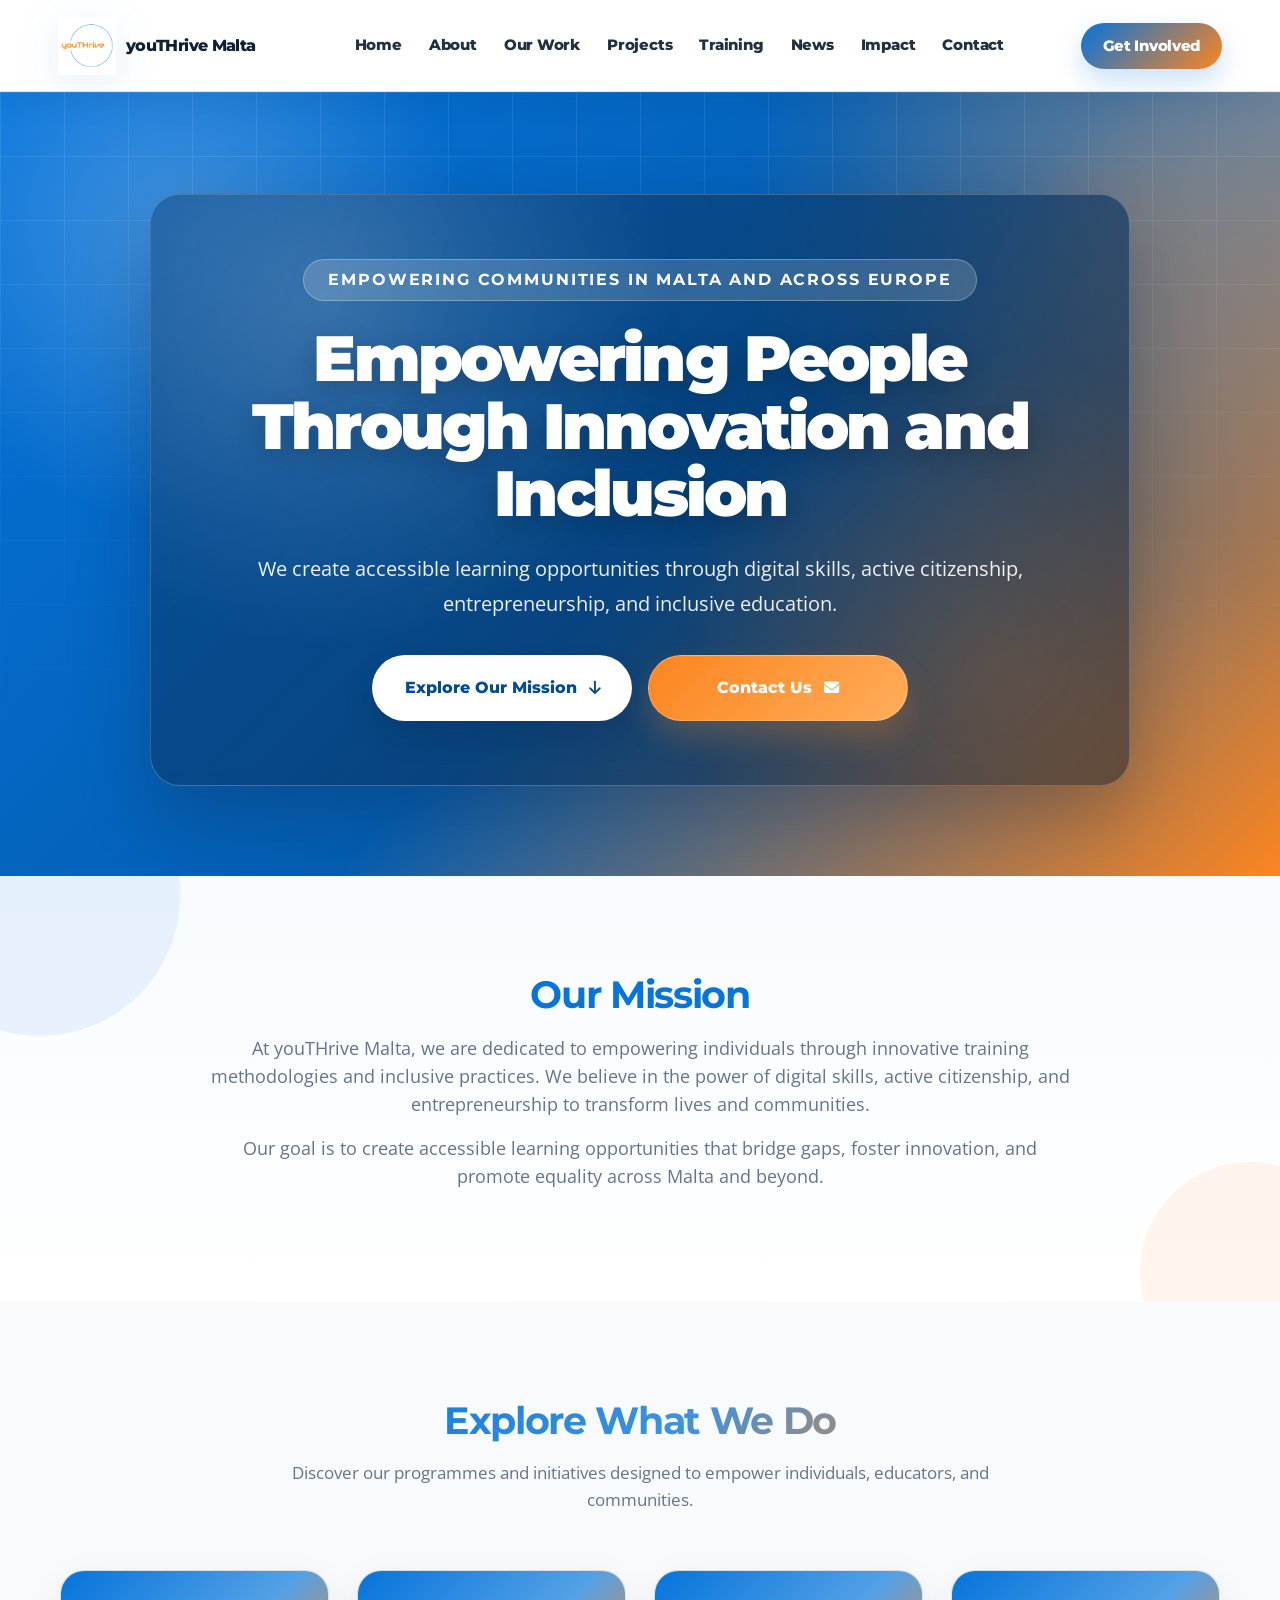
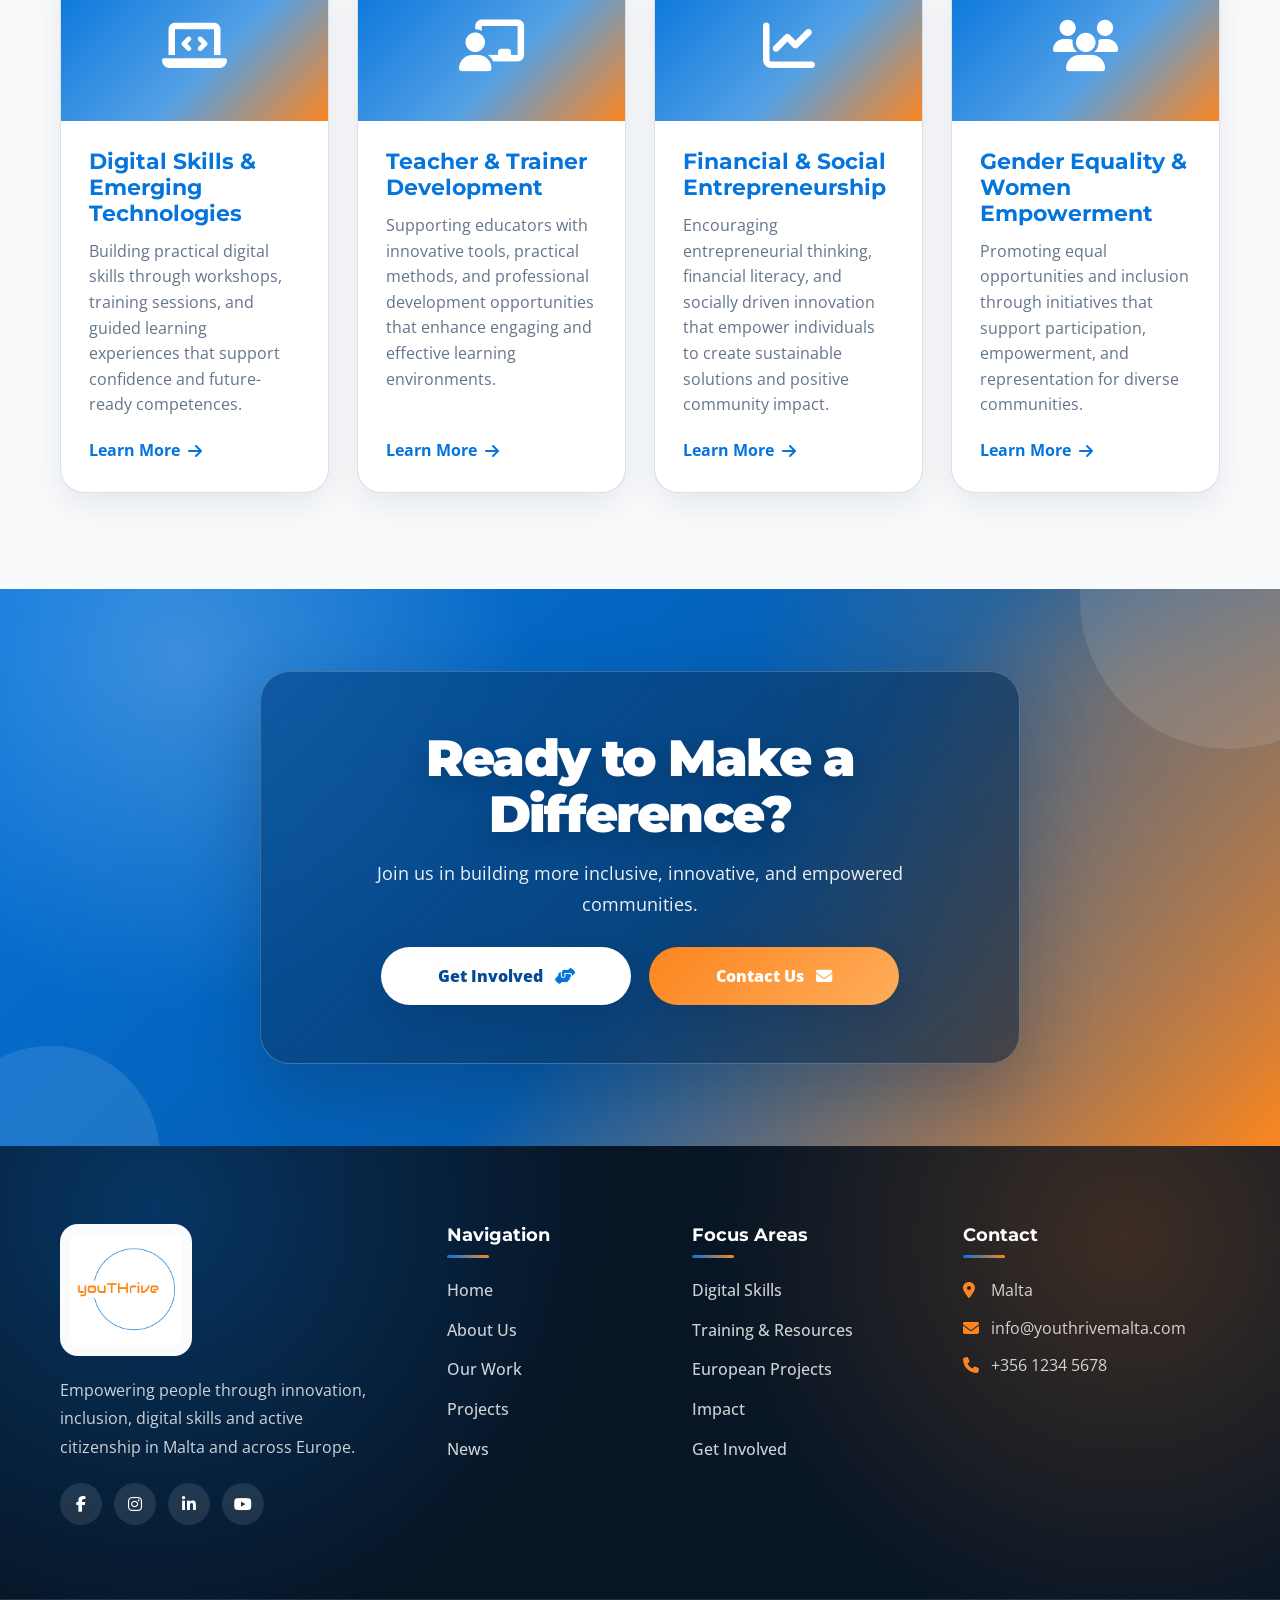
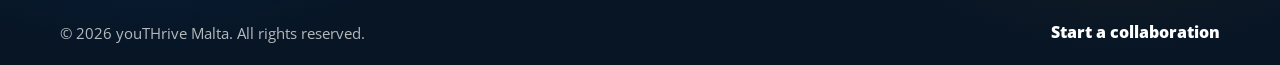
<file: index.html>
<!doctype html>
<html lang="en">
  <head>
    <meta charset="UTF-8" />
    <meta name="viewport" content="width=device-width, initial-scale=1.0" />
    <title>youTHrive Malta</title>
    <meta http-equiv="refresh" content="0;url=src/pages/home.html" />
    <script>window.location.replace("src/pages/home.html");</script>
  </head>
  <body>
    <p>Redirecting to <a href="src/pages/home.html">youTHrive Malta</a>...</p>
  </body>
</html>
</file>
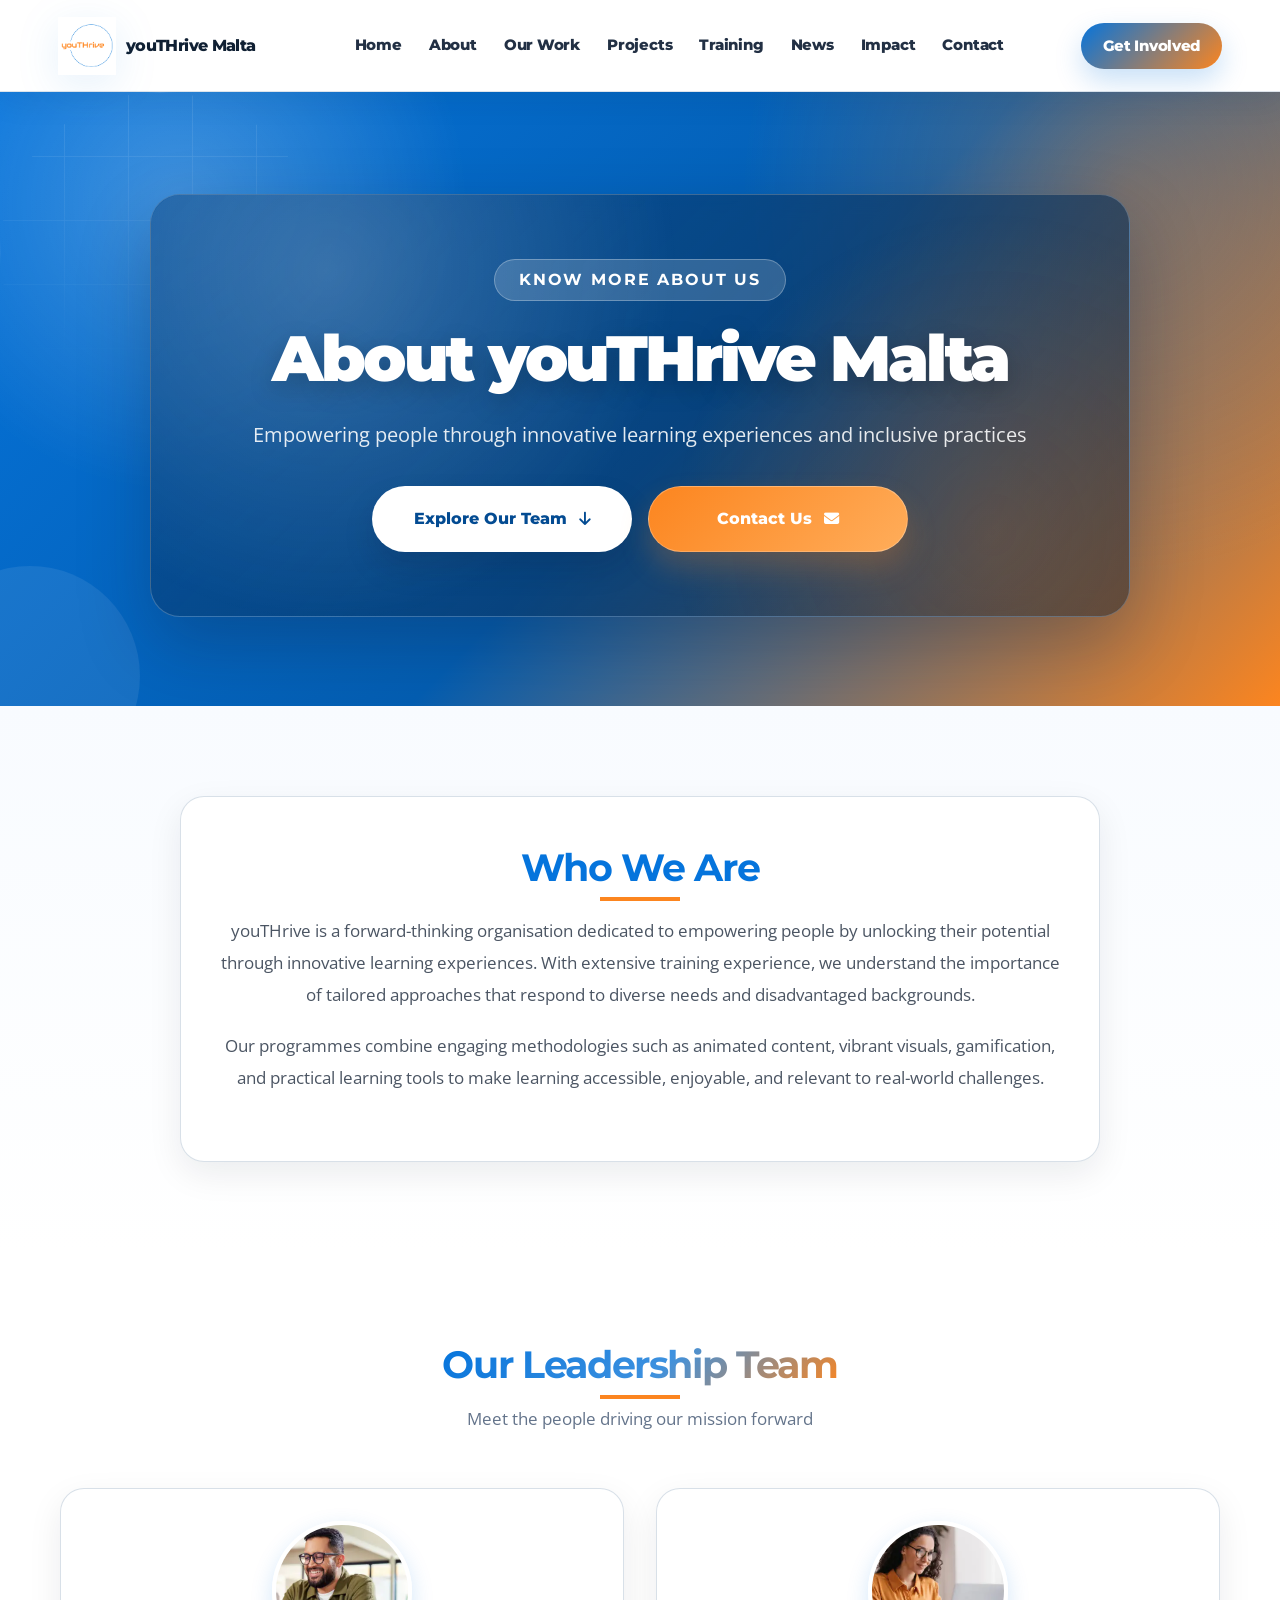
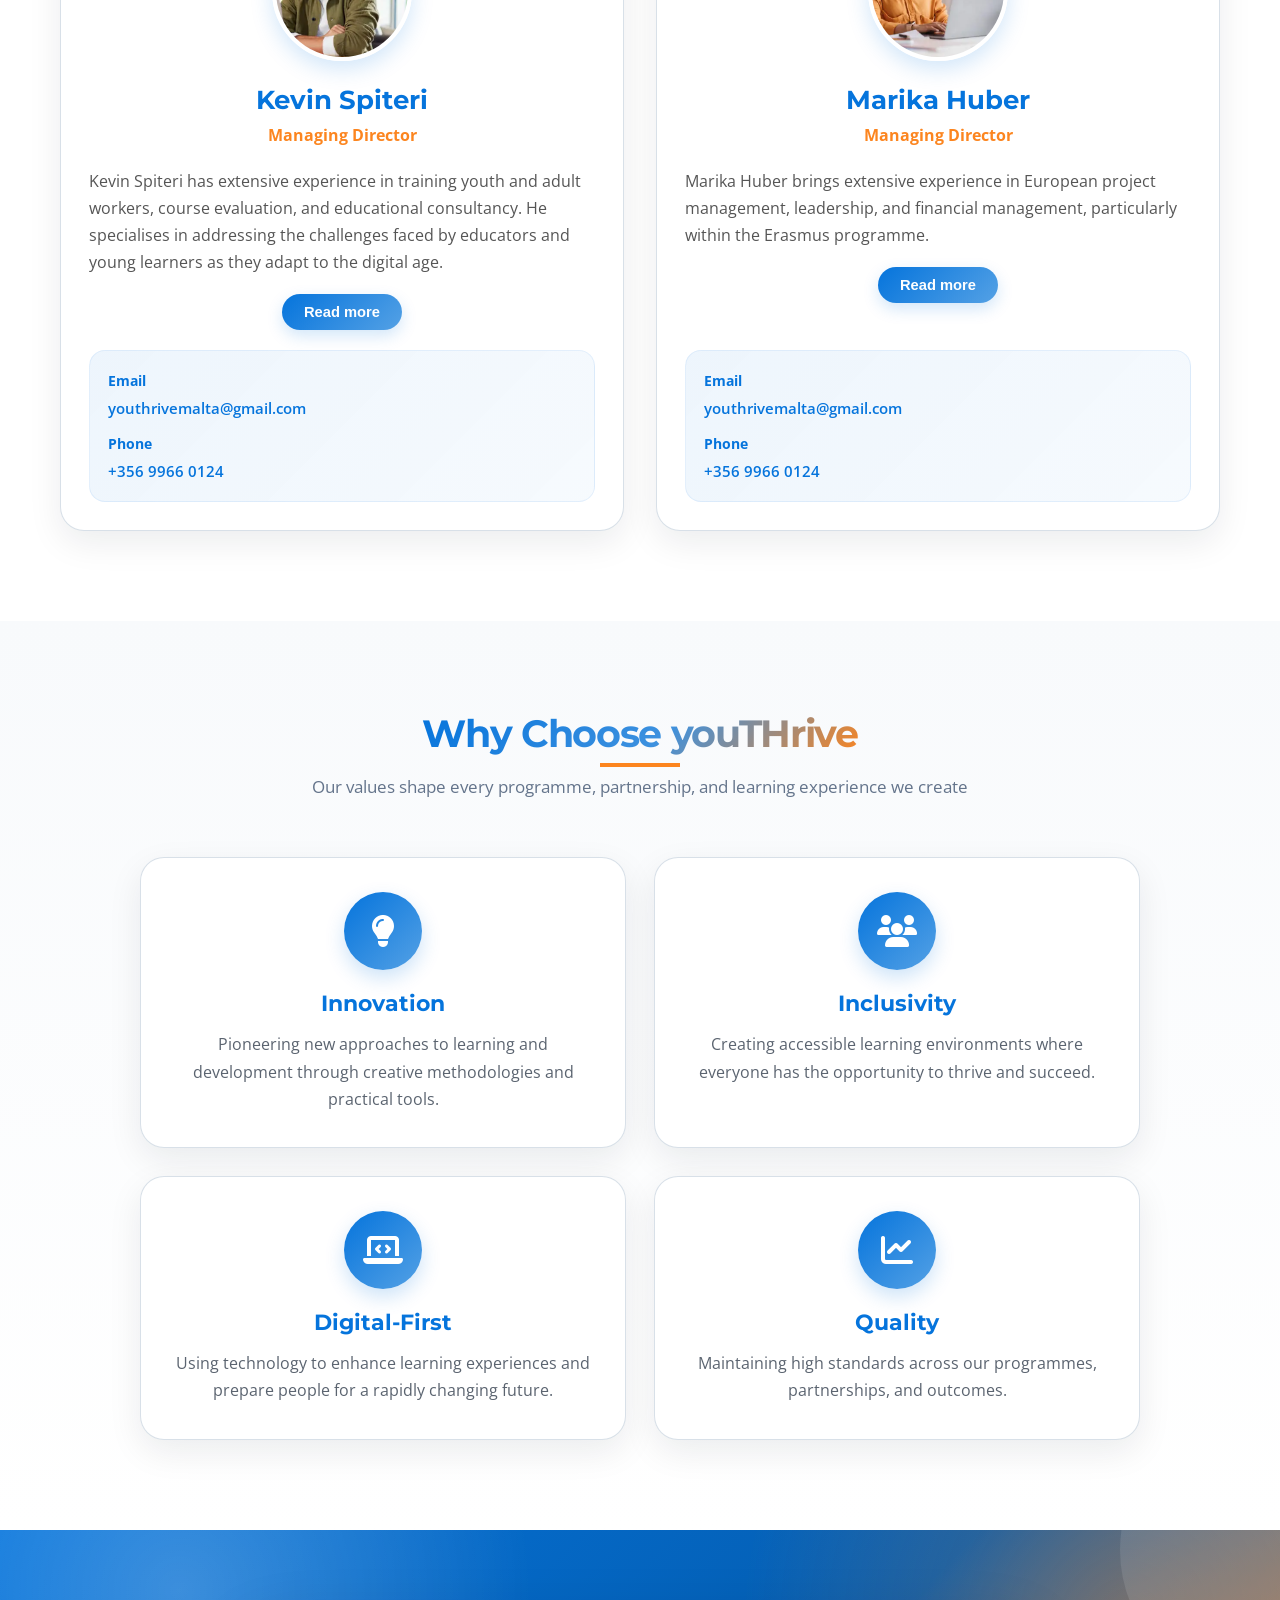
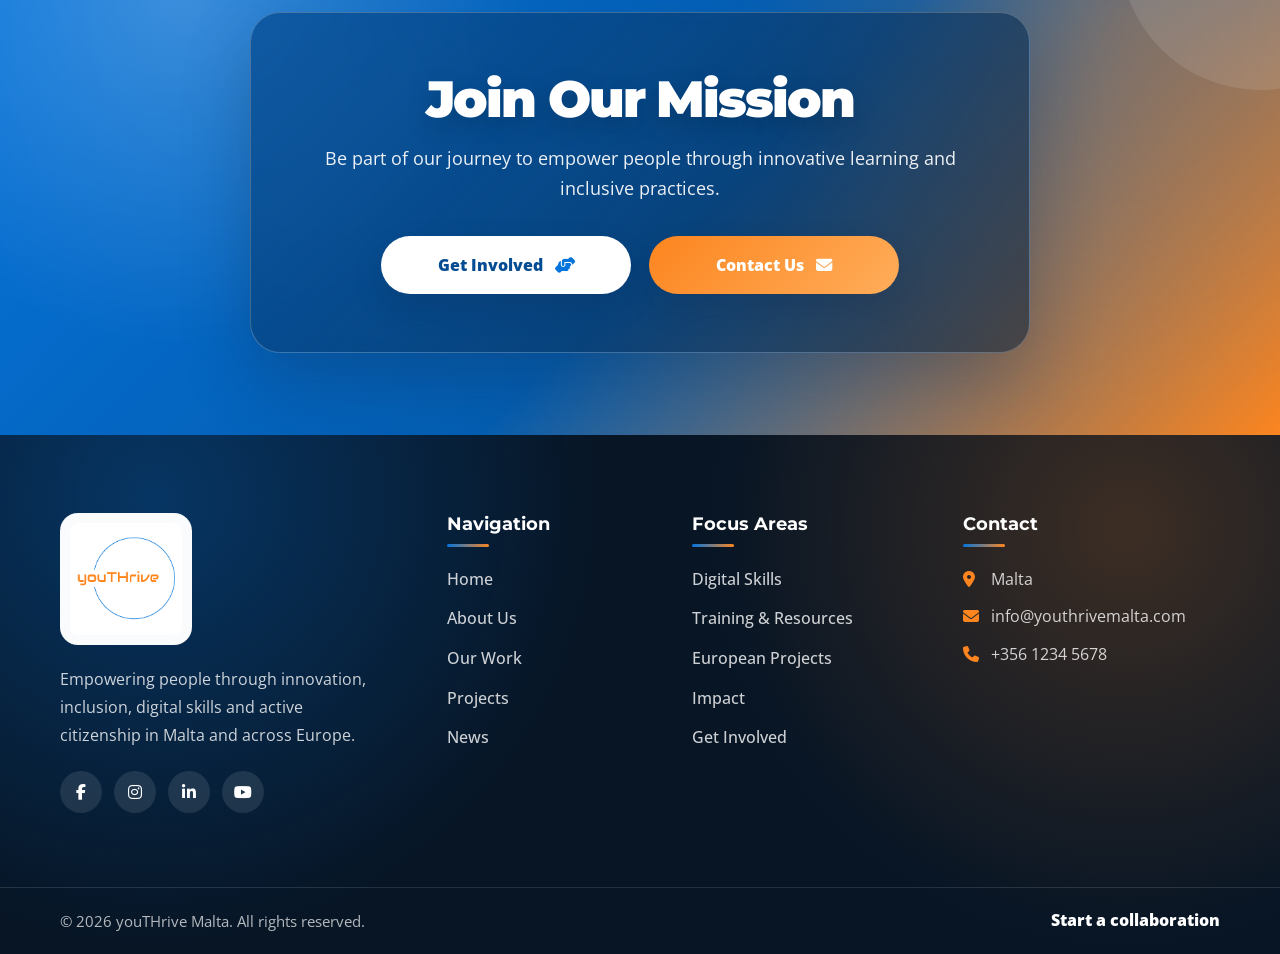
<file: src/pages/about-us.html>
<!doctype html>
<html lang="en">
  <head>
    <meta charset="UTF-8" />
    <meta name="viewport" content="width=device-width, initial-scale=1.0" />
    <title>About Us - youTHrive Malta</title>

    <link rel="stylesheet" href="../../public/assets/css/style.css" />
    <link rel="stylesheet" href="../../public/assets/css/about-us.css" />

        <link rel="stylesheet" href="../../public/assets/css/design-refresh.css" />
<link
      href="https://fonts.googleapis.com/css2?family=Montserrat:wght@300;400;600;700;800&family=Open+Sans:wght@300;400;600;700&display=swap"
      rel="stylesheet"
    />
    <link
      rel="stylesheet"
      href="https://cdnjs.cloudflare.com/ajax/libs/font-awesome/6.4.0/css/all.min.css"
    />
    <link rel="stylesheet" href="https://unpkg.com/aos@next/dist/aos.css" />
  </head>
  <body>
    <div id="header-placeholder"></div>

    <main>
      <section class="about-hero">
        <div class="container">
          <div class="hero-content" data-aos="fade-up">
            <span class="hero-tag">Know More About Us</span>
            <h1>About youTHrive Malta</h1>
            <p>
              Empowering people through innovative learning experiences and
              inclusive practices
            </p>
            <div class="hero-buttons">
              <a href="#team" class="btn btn-primary"
                >Explore Our Team <i class="fas fa-arrow-down"></i
              ></a>
              <a href="contact.html" class="btn btn-secondary"
                >Contact Us <i class="fas fa-envelope"></i
              ></a>
            </div>
          </div>
        </div>
      </section>

      <section id="about" class="about-intro">
        <div class="container">
          <div class="intro-card" data-aos="fade-up">
            <h2>Who We Are</h2>
            <p>
              youTHrive is a forward-thinking organisation dedicated to
              empowering people by unlocking their potential through innovative
              learning experiences. With extensive training experience, we
              understand the importance of tailored approaches that respond to
              diverse needs and disadvantaged backgrounds.
            </p>
            <p>
              Our programmes combine engaging methodologies such as animated
              content, vibrant visuals, gamification, and practical learning
              tools to make learning accessible, enjoyable, and relevant to
              real-world challenges.
            </p>
          </div>
        </div>
      </section>

      <section id="team" class="our-team">
        <div class="container">
          <div class="section-title" data-aos="fade-up">
            <h2>Our Leadership Team</h2>
            <p>Meet the people driving our mission forward</p>
          </div>

          <div class="team-grid">
            <article
              class="team-member"
              data-aos="fade-up"
              data-aos-delay="100"
            >
              <div class="member-image">
                <img src="../../public/images/man.png" alt="Kevin Spiteri" />
              </div>
              <div class="member-info">
                <div class="member-header">
                  <h3>Kevin Spiteri</h3>
                  <p class="position">Managing Director</p>
                </div>

                <div class="bio">
                  <span class="bio-first">
                    Kevin Spiteri has extensive experience in training youth and
                    adult workers, course evaluation, and educational
                    consultancy. He specialises in addressing the challenges
                    faced by educators and young learners as they adapt to the
                    digital age.
                  </span>
                  <span class="bio-rest">
                    <br /><br />
                    Kevin brings expertise in developing training tools and
                    professional development programmes for adult trainers, as
                    well as evaluation techniques that strengthen didactical and
                    transversal skills. His open mindset and deep understanding
                    of training tools support youth workers in developing
                    essential skills for the evolving labour market. He is
                    committed to promoting inclusiveness and sharing best
                    practices that help trainers cultivate meaningful and
                    future-ready competences.
                  </span>
                  <button class="read-more-btn" type="button">Read more</button>
                </div>

                <div class="member-contact">
                  <div class="contact-item">
                    <span class="contact-label">Email</span>
                    <a
                      href="mailto:youthrivemalta@gmail.com"
                      class="contact-link"
                      >youthrivemalta@gmail.com</a
                    >
                  </div>
                  <div class="contact-item">
                    <span class="contact-label">Phone</span>
                    <a href="tel:+35699660124" class="contact-link"
                      >+356 9966 0124</a
                    >
                  </div>
                </div>
              </div>
            </article>

            <article
              class="team-member"
              data-aos="fade-up"
              data-aos-delay="200"
            >
              <div class="member-image">
                <img src="../../public/images/woman.png" alt="Marika Huber" />
              </div>
              <div class="member-info">
                <div class="member-header">
                  <h3>Marika Huber</h3>
                  <p class="position">Managing Director</p>
                </div>

                <div class="bio">
                  <span class="bio-first">
                    Marika Huber brings extensive experience in European project
                    management, leadership, and financial management,
                    particularly within the Erasmus programme.
                  </span>
                  <span class="bio-rest">
                    <br /><br />
                    She has worked on projects related to women’s empowerment in
                    the workplace and currently contributes to Erasmus adult
                    projects focused on equality. In her previous role as
                    Managing Director of the Mediterranean Bank Network, she
                    built strong sector relationships that supported social
                    entrepreneurship and women’s entrepreneurship. As a Director
                    at the Malta Institute of Management, she contributed
                    directly to the professional development of trainers and
                    organisations. Marika holds an MBA from Maastricht.
                  </span>
                  <button class="read-more-btn" type="button">Read more</button>
                </div>

                <div class="member-contact">
                  <div class="contact-item">
                    <span class="contact-label">Email</span>
                    <a
                      href="mailto:youthrivemalta@gmail.com"
                      class="contact-link"
                      >youthrivemalta@gmail.com</a
                    >
                  </div>
                  <div class="contact-item">
                    <span class="contact-label">Phone</span>
                    <a href="tel:+35699660124" class="contact-link"
                      >+356 9966 0124</a
                    >
                  </div>
                </div>
              </div>
            </article>
          </div>
        </div>
      </section>

      <section id="values" class="values-section">
        <div class="container">
          <div class="section-title" data-aos="fade-up">
            <h2>Why Choose youTHrive</h2>
            <p>
              Our values shape every programme, partnership, and learning
              experience we create
            </p>
          </div>

          <div class="values-grid">
            <div class="value-card" data-aos="fade-up" data-aos-delay="100">
              <div class="value-icon"><i class="fas fa-lightbulb"></i></div>
              <h3>Innovation</h3>
              <p>
                Pioneering new approaches to learning and development through
                creative methodologies and practical tools.
              </p>
            </div>

            <div class="value-card" data-aos="fade-up" data-aos-delay="200">
              <div class="value-icon"><i class="fas fa-users"></i></div>
              <h3>Inclusivity</h3>
              <p>
                Creating accessible learning environments where everyone has the
                opportunity to thrive and succeed.
              </p>
            </div>

            <div class="value-card" data-aos="fade-up" data-aos-delay="300">
              <div class="value-icon"><i class="fas fa-laptop-code"></i></div>
              <h3>Digital-First</h3>
              <p>
                Using technology to enhance learning experiences and prepare
                people for a rapidly changing future.
              </p>
            </div>

            <div class="value-card" data-aos="fade-up" data-aos-delay="400">
              <div class="value-icon"><i class="fas fa-chart-line"></i></div>
              <h3>Quality</h3>
              <p>
                Maintaining high standards across our programmes, partnerships,
                and outcomes.
              </p>
            </div>
          </div>
        </div>
      </section>

      <section class="cta-section">
        <div class="container">
          <div class="cta-content" data-aos="zoom-in">
            <h2>Join Our Mission</h2>
            <p>
              Be part of our journey to empower people through innovative
              learning and inclusive practices.
            </p>
            <div class="cta-buttons">
              <a href="get-involved.html" class="btn btn-light">
                Get Involved <i class="fas fa-hands-helping"></i>
              </a>
              <a href="contact.html" class="btn btn-outline-light">
                Contact Us <i class="fas fa-envelope"></i>
              </a>
            </div>
          </div>
        </div>
      </section>
    </main>

    <div id="footer-placeholder"></div>

    <script src="https://unpkg.com/aos@next/dist/aos.js"></script>
    <script src="../../public/assets/js/main.js"></script>
    <script src="../../public/assets/js/about-us.js"></script>
  </body>
</html>
</file>
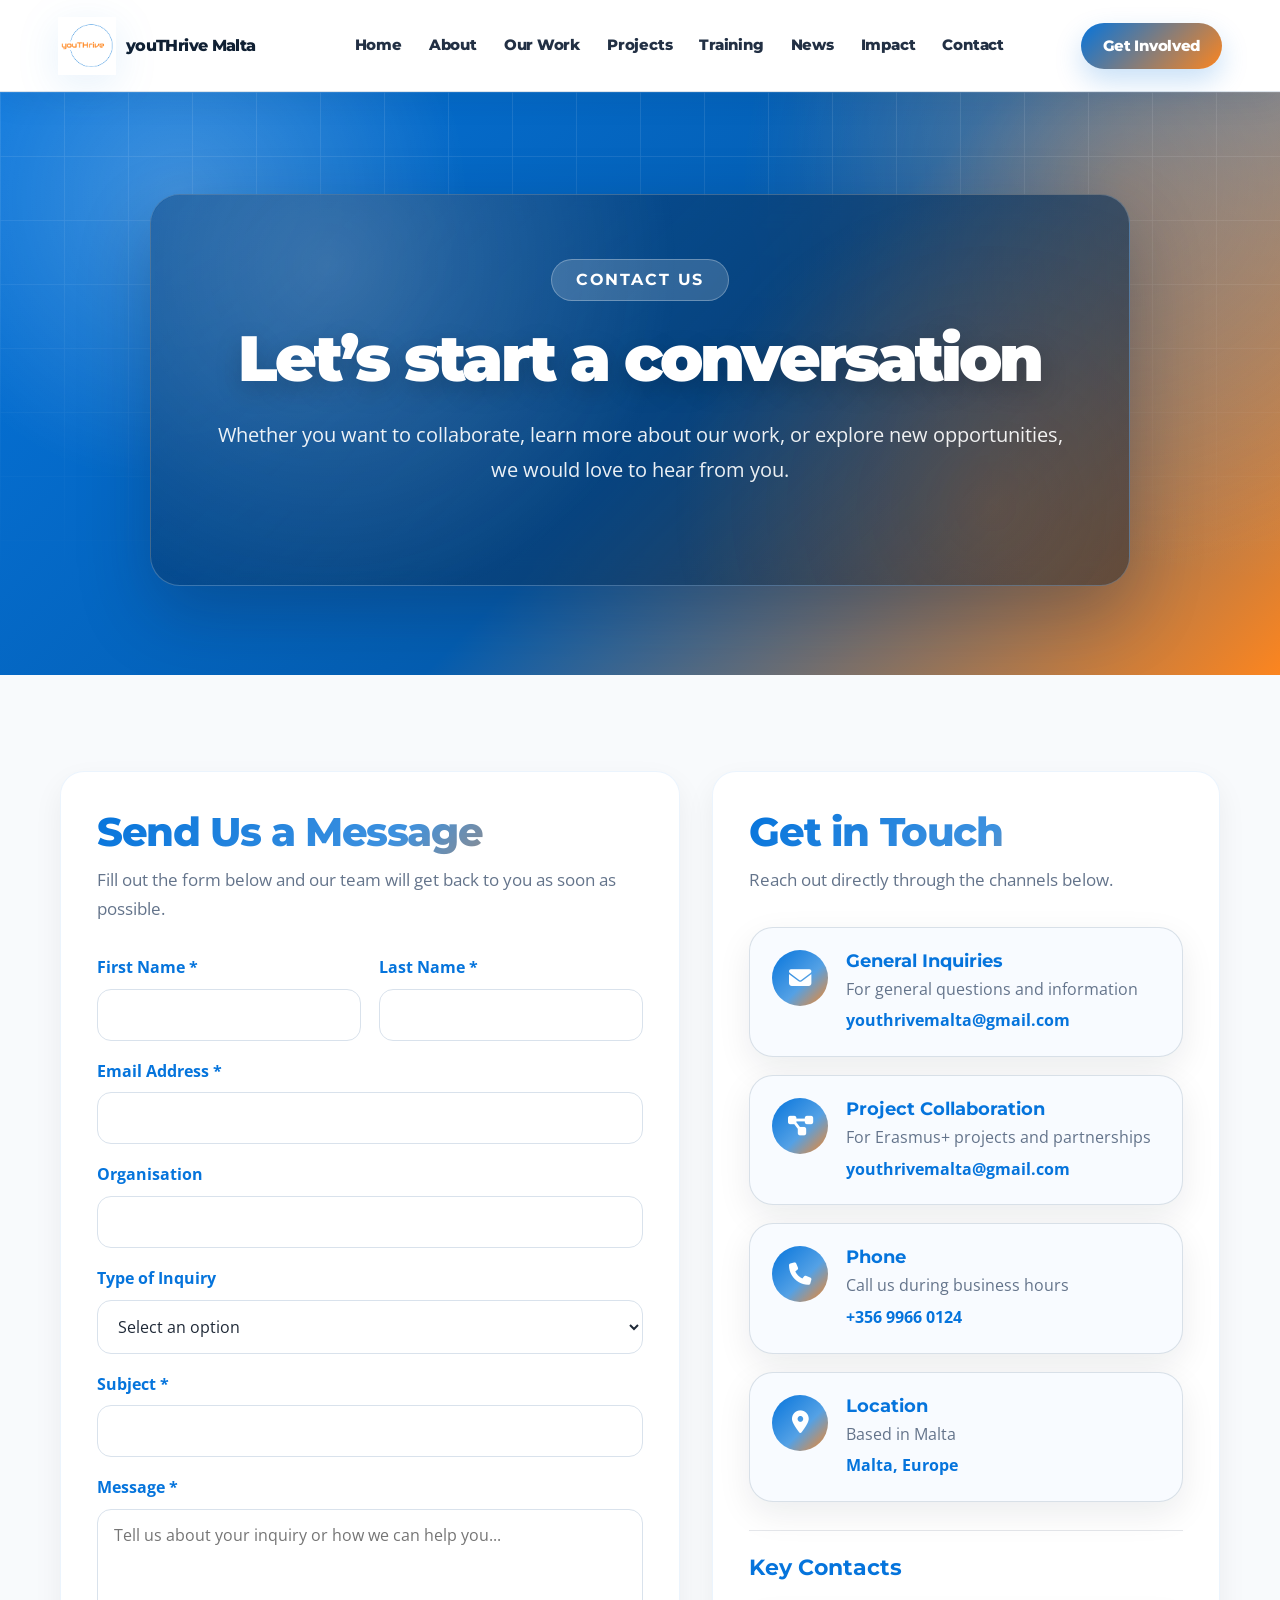
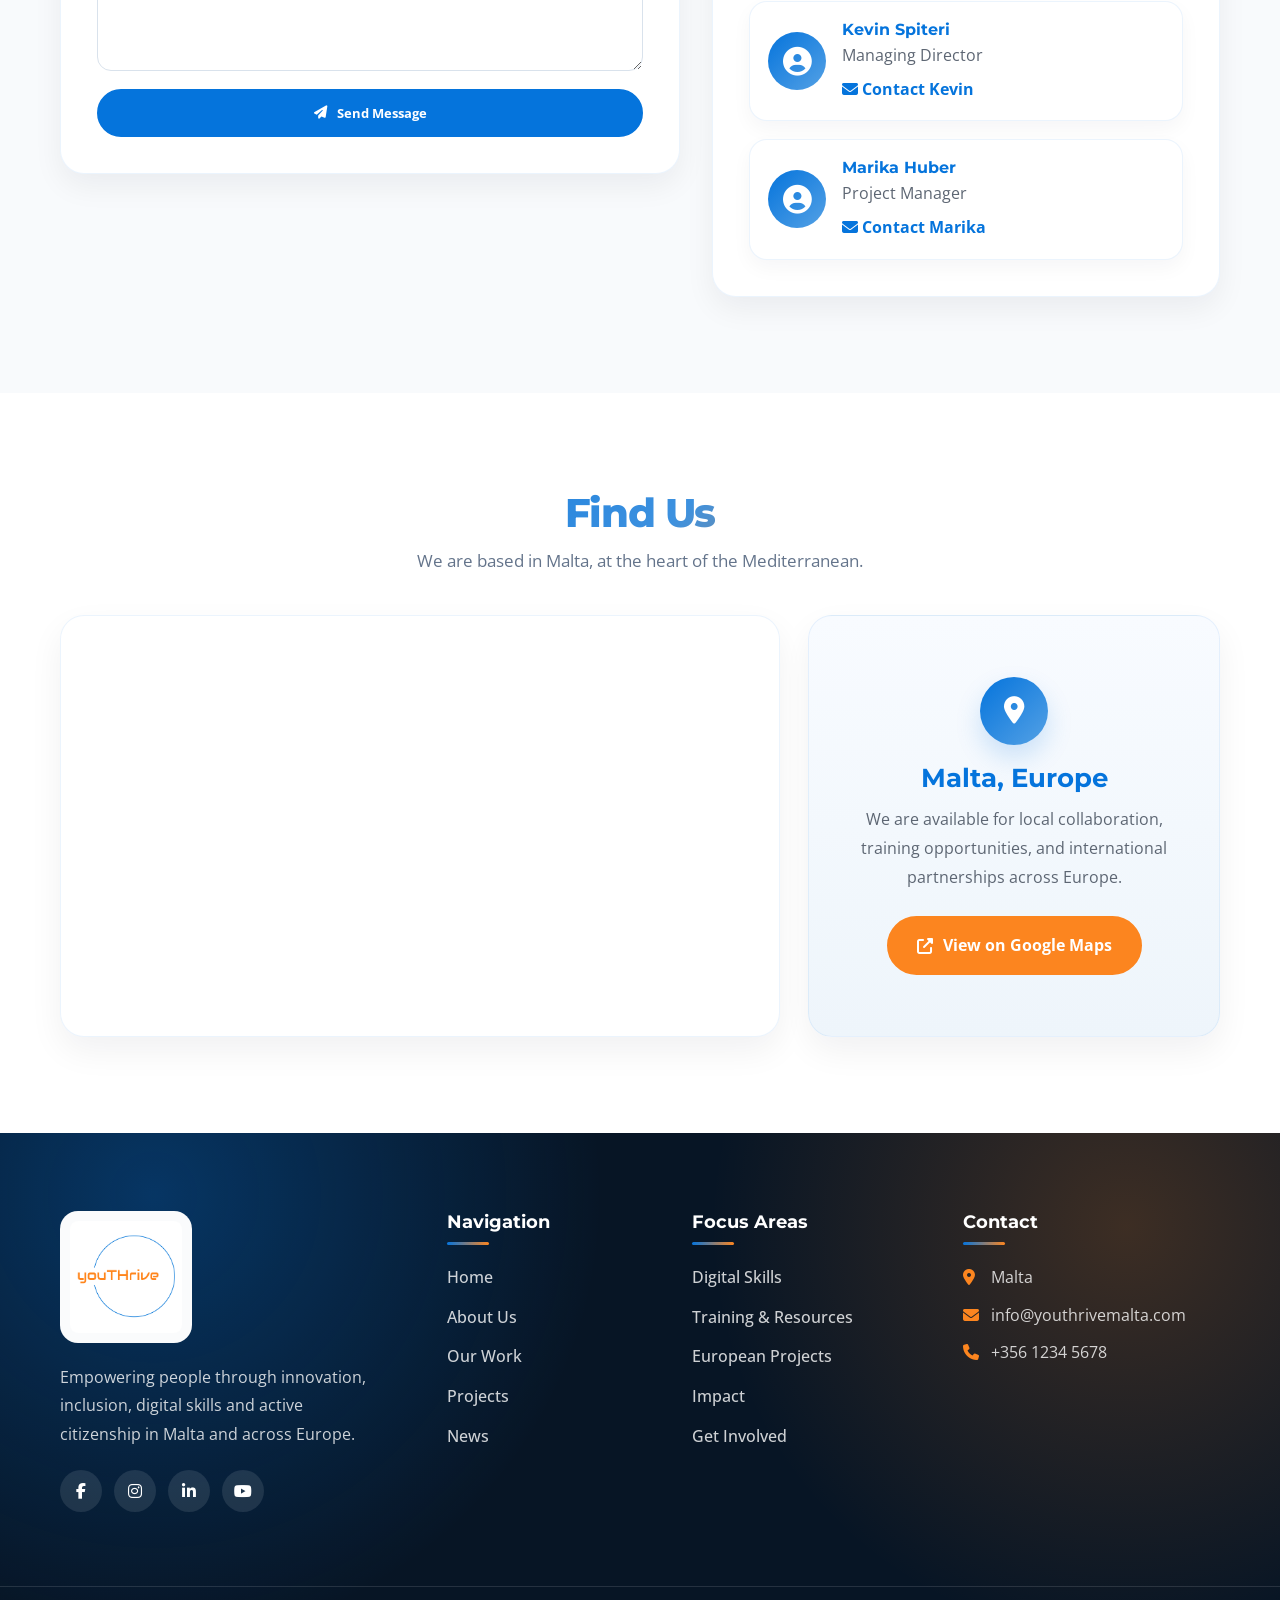
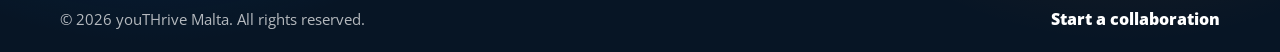
<file: src/pages/contact.html>
<!doctype html>
<html lang="en">
  <head>
    <meta charset="UTF-8" />
    <meta name="viewport" content="width=device-width, initial-scale=1.0" />
    <title>Contact Us - youTHrive Malta</title>

    <link rel="stylesheet" href="../../public/assets/css/style.css" />
    <link rel="stylesheet" href="../../public/assets/css/contact.css" />

        <link rel="stylesheet" href="../../public/assets/css/design-refresh.css" />
<link
      href="https://fonts.googleapis.com/css2?family=Montserrat:wght@300;400;600;700;800&family=Open+Sans:wght@300;400;600;700&display=swap"
      rel="stylesheet"
    />
    <link
      rel="stylesheet"
      href="https://cdnjs.cloudflare.com/ajax/libs/font-awesome/6.4.0/css/all.min.css"
    />
    <link rel="stylesheet" href="https://unpkg.com/aos@next/dist/aos.css" />
  </head>
  <body>
    <div id="header-placeholder"></div>

    <!-- Hero -->
    <section class="hero">
      <div class="container">
        <div class="hero-content" data-aos="fade-up">
          <span class="hero-tag">Contact Us</span>
          <h1>Let’s start a conversation</h1>
          <p>
            Whether you want to collaborate, learn more about our work, or
            explore new opportunities, we would love to hear from you.
          </p>
        </div>
      </div>
    </section>

    <!-- Contact Section -->
    <section class="contact-section">
      <div class="container">
        <div class="contact-grid">
          <!-- Form -->
          <div class="contact-form-container" data-aos="fade-right">
            <div class="section-title section-title-left">
              <h2>Send Us a Message</h2>
              <p>
                Fill out the form below and our team will get back to you as
                soon as possible.
              </p>
            </div>

            <form class="contact-form" id="contactForm" novalidate>
              <div class="form-row">
                <div class="form-group">
                  <label for="firstName">First Name *</label>
                  <input type="text" id="firstName" name="firstName" required />
                </div>
                <div class="form-group">
                  <label for="lastName">Last Name *</label>
                  <input type="text" id="lastName" name="lastName" required />
                </div>
              </div>

              <div class="form-group">
                <label for="email">Email Address *</label>
                <input type="email" id="email" name="email" required />
              </div>

              <div class="form-group">
                <label for="organization">Organisation</label>
                <input type="text" id="organization" name="organization" />
              </div>

              <div class="form-group">
                <label for="inquiryType">Type of Inquiry</label>
                <select id="inquiryType" name="inquiryType">
                  <option value="">Select an option</option>
                  <option value="general">General Information</option>
                  <option value="partnership">Partnership Opportunity</option>
                  <option value="training">Training & Resources</option>
                  <option value="project">Project Collaboration</option>
                  <option value="volunteer">Volunteer Opportunity</option>
                  <option value="other">Other</option>
                </select>
              </div>

              <div class="form-group">
                <label for="subject">Subject *</label>
                <input type="text" id="subject" name="subject" required />
              </div>

              <div class="form-group">
                <label for="message">Message *</label>
                <textarea
                  id="message"
                  name="message"
                  rows="6"
                  required
                  placeholder="Tell us about your inquiry or how we can help you..."
                ></textarea>
              </div>

              <button type="submit" class="btn btn-primary">
                <i class="fas fa-paper-plane"></i> Send Message
              </button>
            </form>
          </div>

          <!-- Contact Info -->
          <div class="contact-info-container" data-aos="fade-left">
            <div class="section-title section-title-left">
              <h2>Get in Touch</h2>
              <p>Reach out directly through the channels below.</p>
            </div>

            <div class="contact-cards">
              <div class="contact-card">
                <div class="contact-icon">
                  <i class="fas fa-envelope"></i>
                </div>
                <div class="contact-details">
                  <h3>General Inquiries</h3>
                  <p>For general questions and information</p>
                  <a
                    href="mailto:youthrivemalta@gmail.com"
                    class="contact-link"
                  >
                    youthrivemalta@gmail.com
                  </a>
                </div>
              </div>

              <div class="contact-card">
                <div class="contact-icon">
                  <i class="fas fa-project-diagram"></i>
                </div>
                <div class="contact-details">
                  <h3>Project Collaboration</h3>
                  <p>For Erasmus+ projects and partnerships</p>
                  <a
                    href="mailto:youthrivemalta@gmail.com"
                    class="contact-link"
                  >
                    youthrivemalta@gmail.com
                  </a>
                </div>
              </div>

              <div class="contact-card">
                <div class="contact-icon">
                  <i class="fas fa-phone"></i>
                </div>
                <div class="contact-details">
                  <h3>Phone</h3>
                  <p>Call us during business hours</p>
                  <a href="tel:+35699660124" class="contact-link">
                    +356 9966 0124
                  </a>
                </div>
              </div>

              <div class="contact-card">
                <div class="contact-icon">
                  <i class="fas fa-map-marker-alt"></i>
                </div>
                <div class="contact-details">
                  <h3>Location</h3>
                  <p>Based in Malta</p>
                  <span class="contact-text">Malta, Europe</span>
                </div>
              </div>
            </div>

            <div class="team-contact">
              <h3>Key Contacts</h3>

              <div class="team-members-contact">
                <div class="team-member-contact">
                  <div class="member-avatar">
                    <i class="fas fa-user-circle"></i>
                  </div>
                  <div class="member-info">
                    <h4>Kevin Spiteri</h4>
                    <p>Managing Director</p>
                    <a
                      href="mailto:kevin@youthrivemalta.com"
                      class="member-email"
                    >
                      <i class="fas fa-envelope"></i> Contact Kevin
                    </a>
                  </div>
                </div>

                <div class="team-member-contact">
                  <div class="member-avatar">
                    <i class="fas fa-user-circle"></i>
                  </div>
                  <div class="member-info">
                    <h4>Marika Huber</h4>
                    <p>Project Manager</p>
                    <a
                      href="mailto:marika@youthrivemalta.com"
                      class="member-email"
                    >
                      <i class="fas fa-envelope"></i> Contact Marika
                    </a>
                  </div>
                </div>
              </div>
            </div>
          </div>
        </div>
      </div>
    </section>

    <section class="map-section">
      <div class="container">
        <div class="section-title text-center" data-aos="fade-up">
          <h2>Find Us</h2>
          <p>We are based in Malta, at the heart of the Mediterranean.</p>
        </div>

        <div class="map-layout" data-aos="fade-up" data-aos-delay="100">
          <div class="map-embed">
            <iframe
              src="https://www.google.com/maps?q=Malta&output=embed"
              loading="lazy"
              referrerpolicy="no-referrer-when-downgrade"
              title="Map of Malta"
            >
            </iframe>
          </div>

          <div class="map-info-card">
            <div class="map-info-icon">
              <i class="fas fa-map-marker-alt"></i>
            </div>
            <h3>Malta, Europe</h3>
            <p>
              We are available for local collaboration, training opportunities,
              and international partnerships across Europe.
            </p>
            <a
              href="https://www.google.com/maps/place/Malta"
              target="_blank"
              rel="noopener noreferrer"
              class="btn btn-secondary"
            >
              <i class="fas fa-external-link-alt"></i>
              View on Google Maps
            </a>
          </div>
        </div>
      </div>
    </section>

    <div id="footer-placeholder"></div>

    <script src="https://unpkg.com/aos@next/dist/aos.js"></script>
    <script src="../../public/assets/js/main.js"></script>
    <script src="../../public/assets/js/contact.js"></script>
  </body>
</html>
</file>
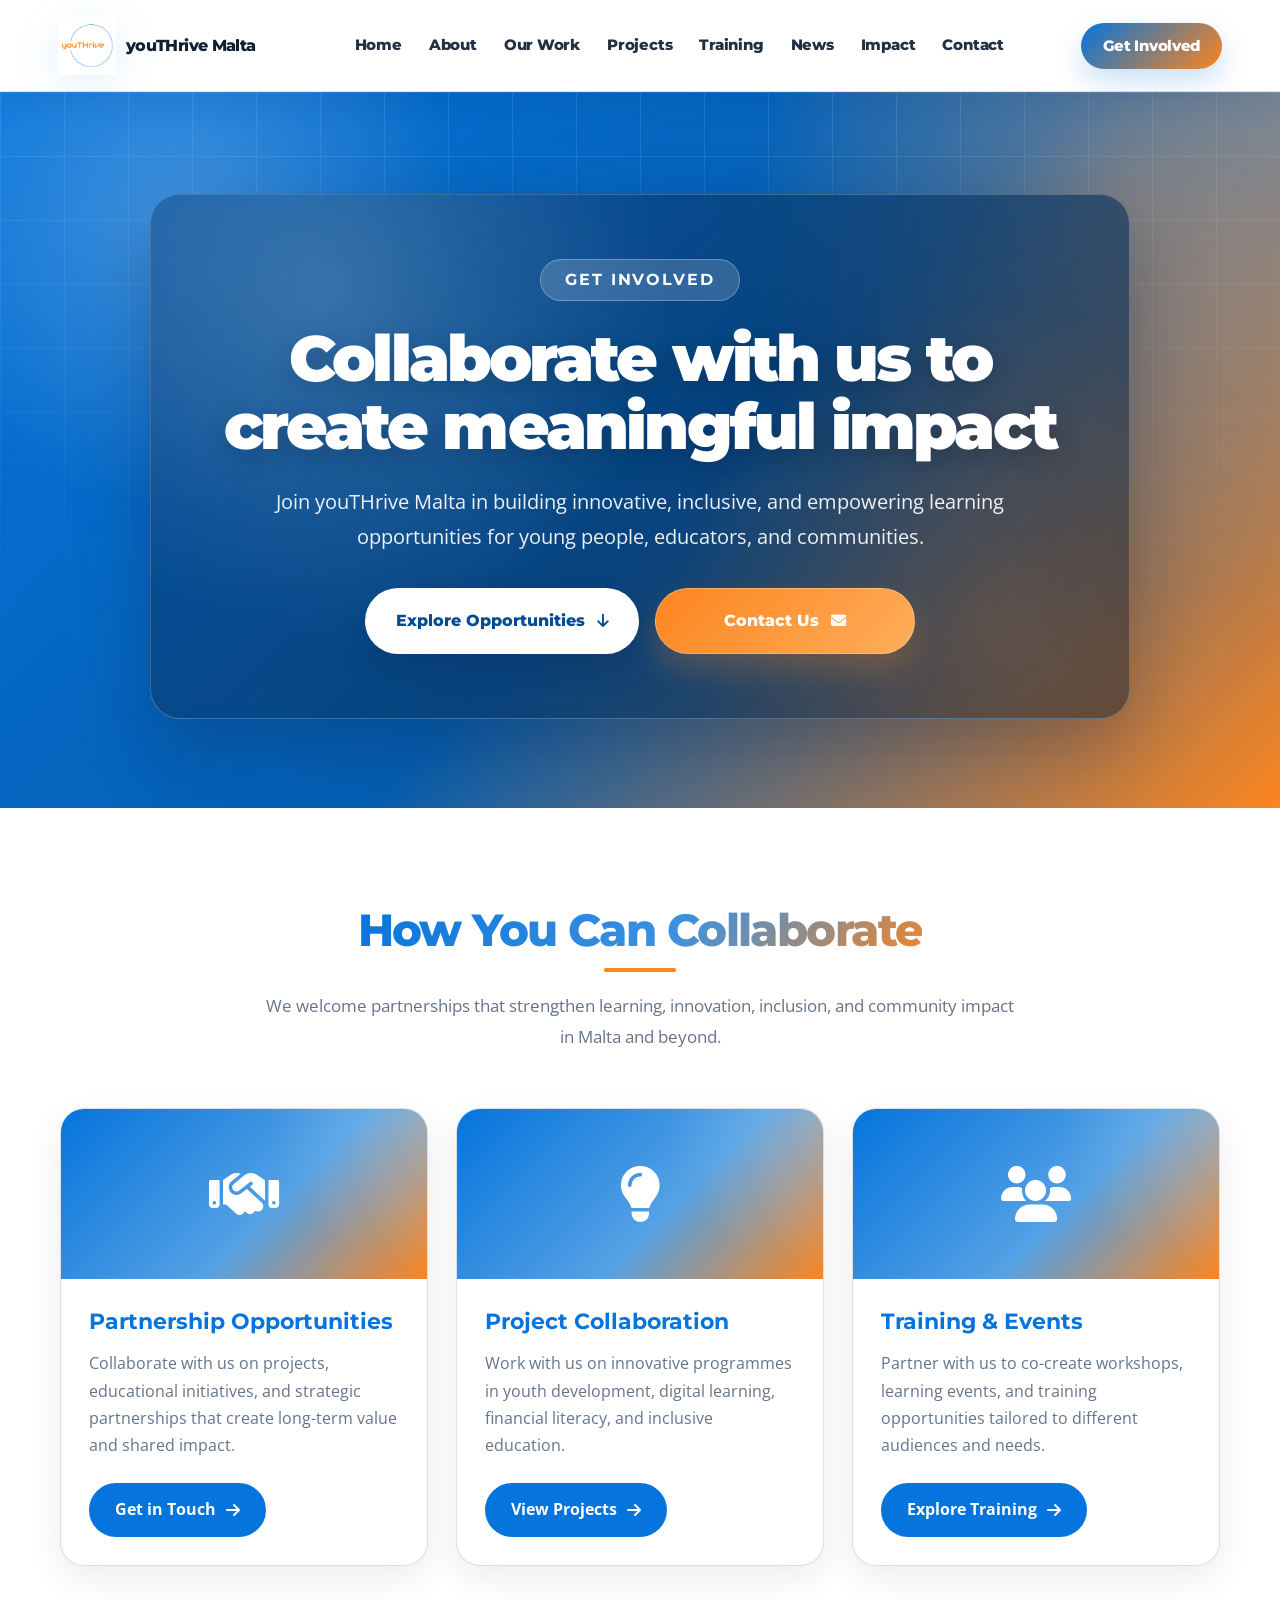
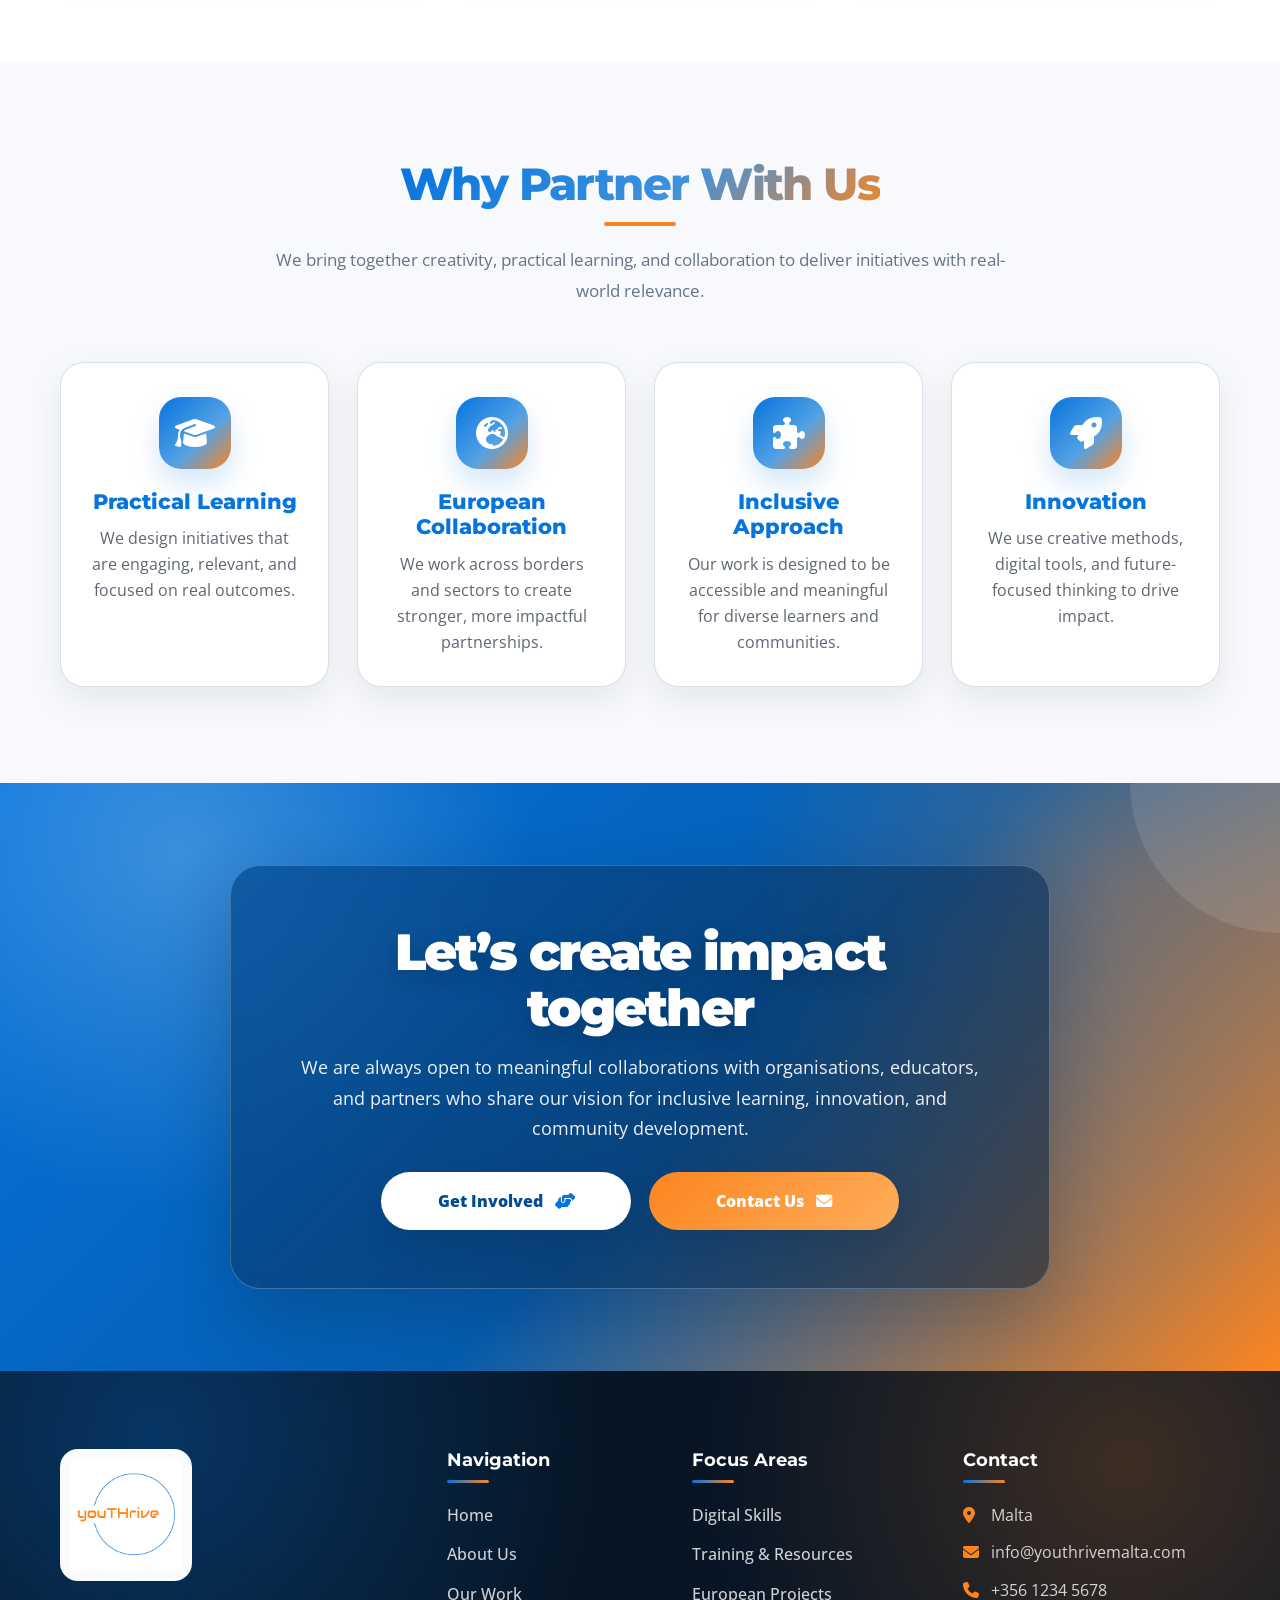
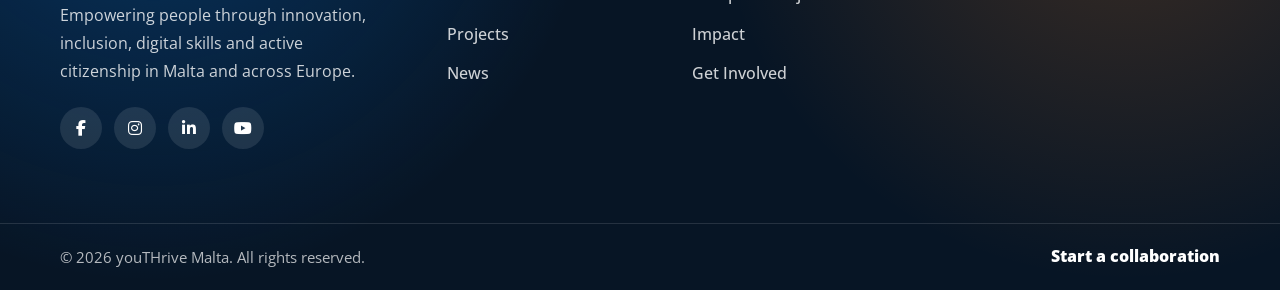
<file: src/pages/get-involved.html>
<!doctype html>
<html lang="en">
  <head>
    <meta charset="UTF-8" />
    <meta name="viewport" content="width=device-width, initial-scale=1.0" />
    <title>Get Involved - youTHrive Malta</title>

    <link rel="stylesheet" href="../../public/assets/css/style.css" />
    <link rel="stylesheet" href="../../public/assets/css/get-involved.css" />

        <link rel="stylesheet" href="../../public/assets/css/design-refresh.css" />
<link
      href="https://fonts.googleapis.com/css2?family=Montserrat:wght@300;400;600;700;800&family=Open+Sans:wght@300;400;600;700&display=swap"
      rel="stylesheet"
    />
    <link
      rel="stylesheet"
      href="https://cdnjs.cloudflare.com/ajax/libs/font-awesome/6.4.0/css/all.min.css"
    />
    <link rel="stylesheet" href="https://unpkg.com/aos@next/dist/aos.css" />
  </head>
  <body class="page-get-involved">
    <div id="header-placeholder"></div>

    <!-- Hero -->
    <section class="hero">
      <div class="container">
        <div class="hero-content" data-aos="fade-up">
          <span class="hero-tag">Get Involved</span>
          <h1>Collaborate with us to create meaningful impact</h1>
          <p>
            Join youTHrive Malta in building innovative, inclusive, and
            empowering learning opportunities for young people, educators, and
            communities.
          </p>
          <div class="hero-buttons">
            <a href="#collaborate" class="btn btn-secondary">
              Explore Opportunities <i class="fas fa-arrow-down"></i>
            </a>
            <a href="contact.html" class="btn btn-outline-light">
              Contact Us <i class="fas fa-envelope"></i>
            </a>
          </div>
        </div>
      </div>
    </section>

    <main>
      <!-- Collaboration Opportunities -->
      <section id="collaborate" class="collaboration-section">
        <div class="container">
          <div class="section-title" data-aos="fade-up">
            <h2>How You Can Collaborate</h2>
            <p>
              We welcome partnerships that strengthen learning, innovation,
              inclusion, and community impact in Malta and beyond.
            </p>
          </div>

          <div class="quick-links-grid">
            <article
              class="quick-link-card"
              data-aos="fade-up"
              data-aos-delay="100"
            >
              <div class="quick-link-image">
                <i class="fas fa-handshake"></i>
              </div>
              <div class="quick-link-content">
                <h3>Partnership Opportunities</h3>
                <p>
                  Collaborate with us on projects, educational initiatives, and
                  strategic partnerships that create long-term value and shared
                  impact.
                </p>
                <a href="contact.html" class="btn btn-primary">
                  Get in Touch <i class="fas fa-arrow-right"></i>
                </a>
              </div>
            </article>

            <article
              class="quick-link-card"
              data-aos="fade-up"
              data-aos-delay="200"
            >
              <div class="quick-link-image">
                <i class="fas fa-lightbulb"></i>
              </div>
              <div class="quick-link-content">
                <h3>Project Collaboration</h3>
                <p>
                  Work with us on innovative programmes in youth development,
                  digital learning, financial literacy, and inclusive education.
                </p>
                <a href="projects.html" class="btn btn-primary">
                  View Projects <i class="fas fa-arrow-right"></i>
                </a>
              </div>
            </article>

            <article
              class="quick-link-card"
              data-aos="fade-up"
              data-aos-delay="300"
            >
              <div class="quick-link-image">
                <i class="fas fa-users"></i>
              </div>
              <div class="quick-link-content">
                <h3>Training & Events</h3>
                <p>
                  Partner with us to co-create workshops, learning events, and
                  training opportunities tailored to different audiences and
                  needs.
                </p>
                <a href="training.html" class="btn btn-primary">
                  Explore Training <i class="fas fa-arrow-right"></i>
                </a>
              </div>
            </article>
          </div>
        </div>
      </section>

      <!-- Why Partner -->
      <section class="why-partner">
        <div class="container">
          <div class="section-title" data-aos="fade-up">
            <h2>Why Partner With Us</h2>
            <p>
              We bring together creativity, practical learning, and
              collaboration to deliver initiatives with real-world relevance.
            </p>
          </div>

          <div class="features-grid">
            <div class="feature-card" data-aos="fade-up" data-aos-delay="100">
              <i class="fas fa-graduation-cap"></i>
              <h3>Practical Learning</h3>
              <p>
                We design initiatives that are engaging, relevant, and focused
                on real outcomes.
              </p>
            </div>

            <div class="feature-card" data-aos="fade-up" data-aos-delay="200">
              <i class="fas fa-globe-europe"></i>
              <h3>European Collaboration</h3>
              <p>
                We work across borders and sectors to create stronger, more
                impactful partnerships.
              </p>
            </div>

            <div class="feature-card" data-aos="fade-up" data-aos-delay="300">
              <i class="fas fa-puzzle-piece"></i>
              <h3>Inclusive Approach</h3>
              <p>
                Our work is designed to be accessible and meaningful for diverse
                learners and communities.
              </p>
            </div>

            <div class="feature-card" data-aos="fade-up" data-aos-delay="400">
              <i class="fas fa-rocket"></i>
              <h3>Innovation</h3>
              <p>
                We use creative methods, digital tools, and future-focused
                thinking to drive impact.
              </p>
            </div>
          </div>
        </div>
      </section>

      <!-- CTA -->
      <section class="cta-section">
        <div class="container">
          <div class="cta-content" data-aos="fade-up">
            <h2>Let’s create impact together</h2>

            <p>
              We are always open to meaningful collaborations with
              organisations, educators, and partners who share our vision for
              inclusive learning, innovation, and community development.
            </p>
            <div class="cta-buttons">
              <a href="#collaborate" class="btn btn-light">
                Get Involved <i class="fas fa-hands-helping"></i>
              </a>
              <a href="contact.html" class="btn btn-outline-light">
                Contact Us <i class="fas fa-envelope"></i>
              </a>
            </div>
          </div>
        </div>
      </section>
    </main>

    <div id="footer-placeholder"></div>

    <script src="https://unpkg.com/aos@next/dist/aos.js"></script>
    <script src="../../public/assets/js/main.js"></script>
    <script src="../../public/assets/js/home.js"></script>
  </body>
</html>
</file>
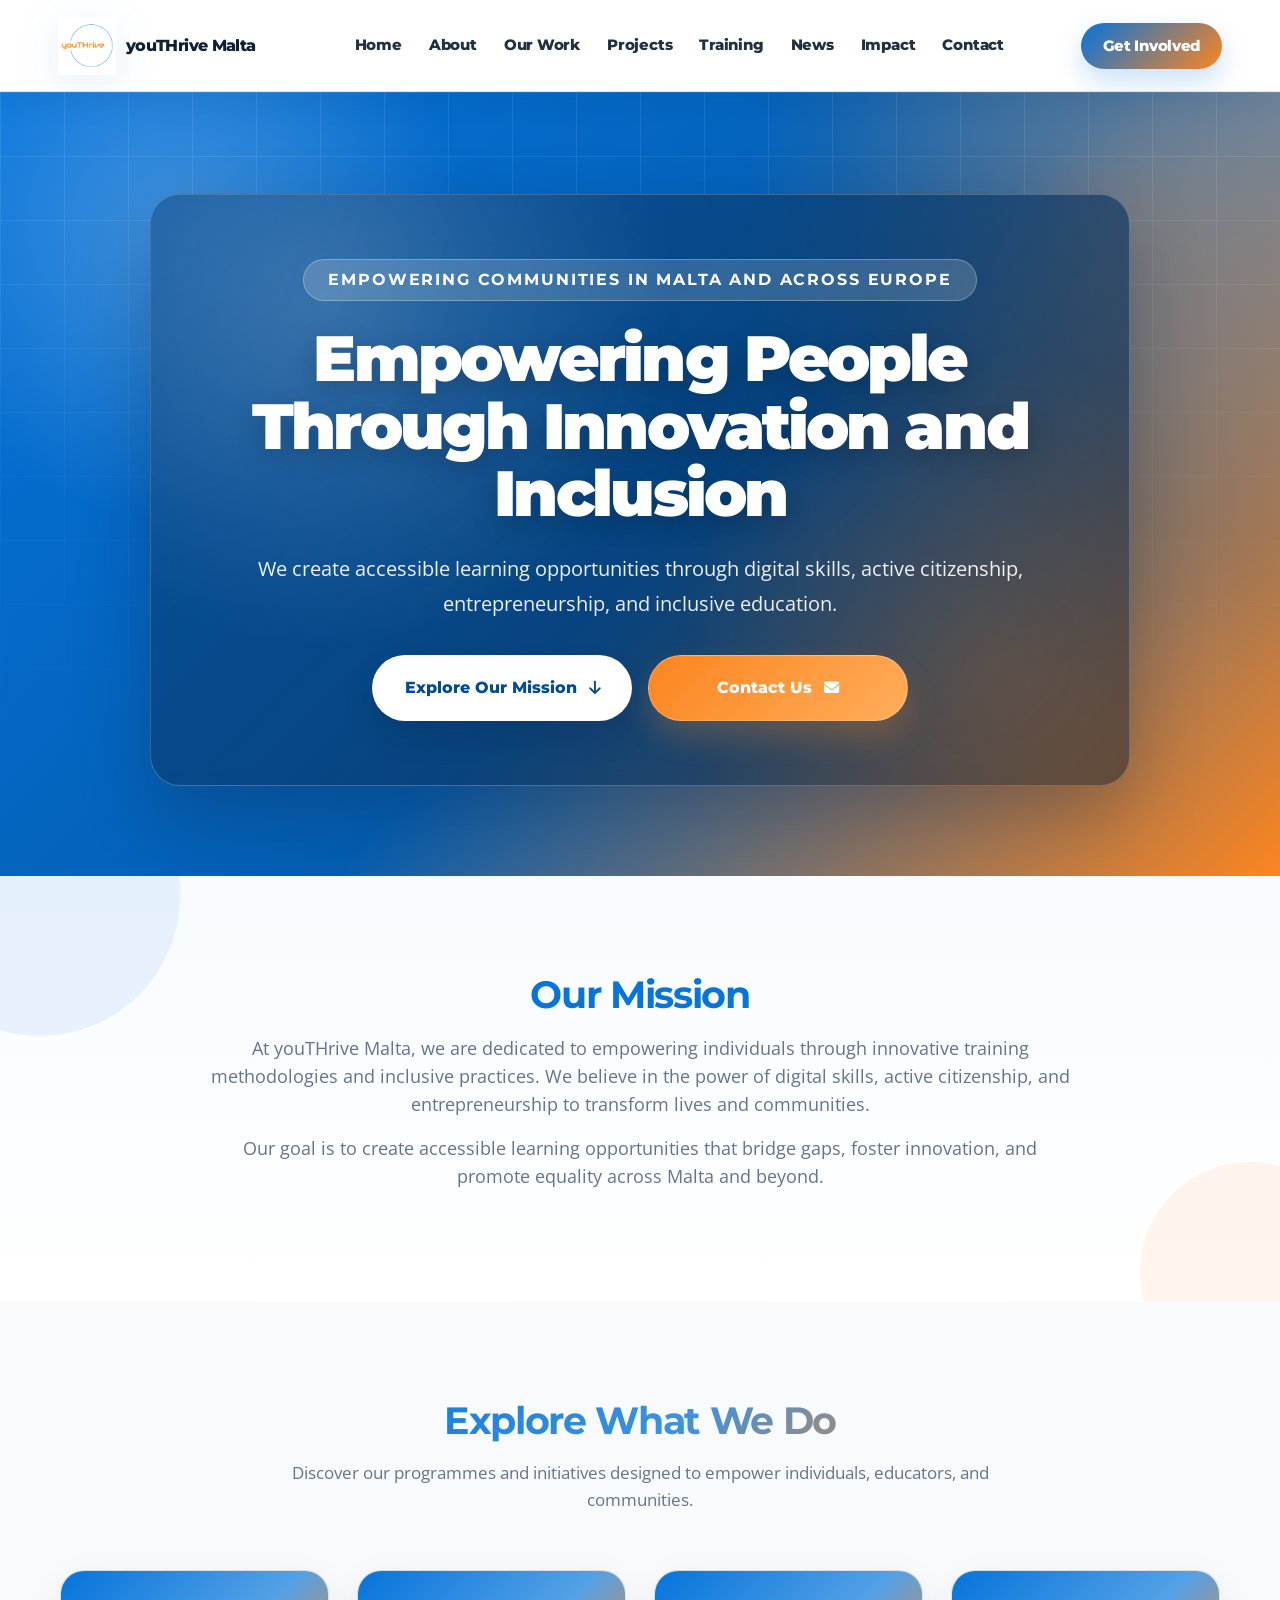
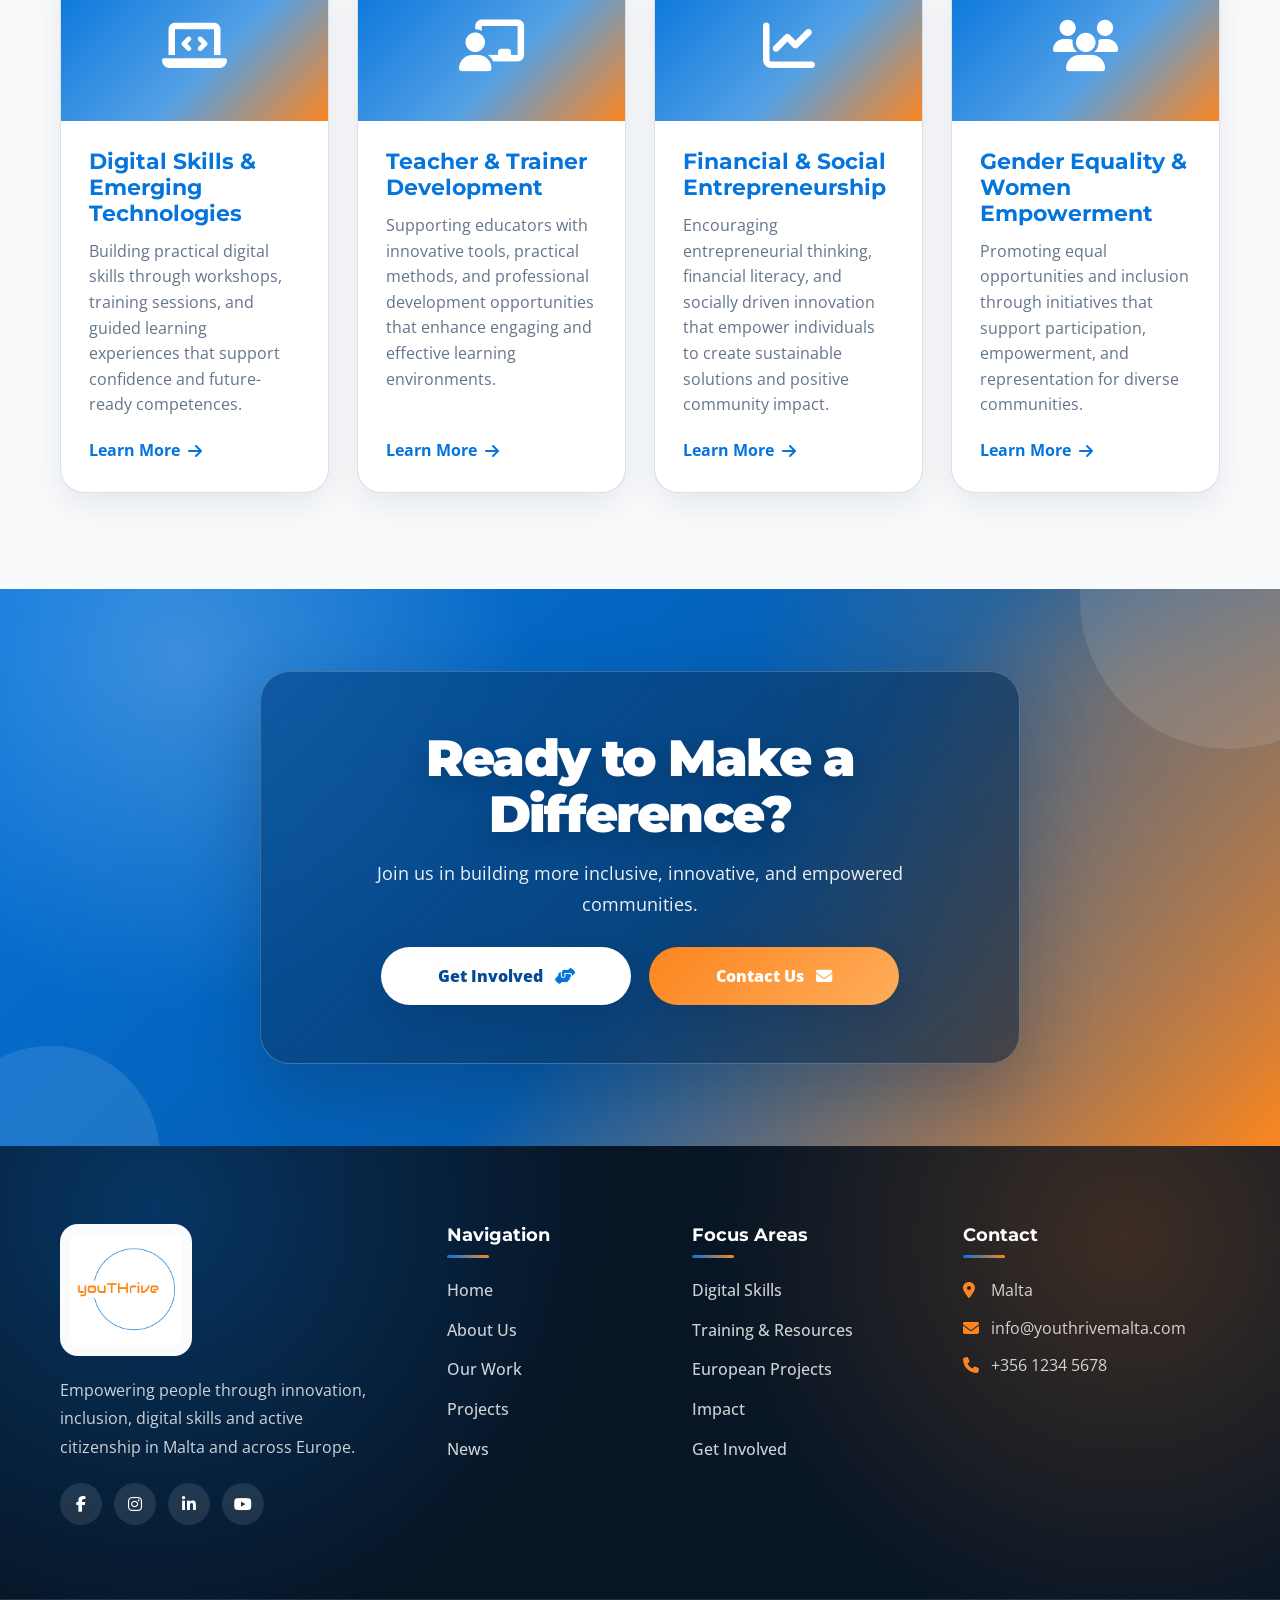
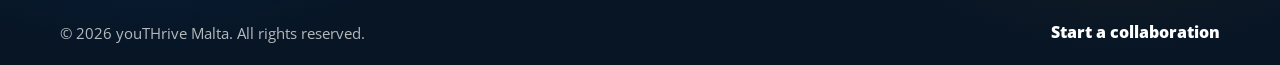
<file: src/pages/home.html>
<!doctype html>
<html lang="en">
  <head>
    <meta charset="UTF-8" />
    <meta name="viewport" content="width=device-width, initial-scale=1.0" />
    <meta
      name="description"
      content="youTHrive Malta empowers people through digital skills, inclusive training, entrepreneurship, and active citizenship in Malta and across Europe."
    />
    <title>
      youTHrive Malta - Empowering People Through Innovation and Inclusion
    </title>

    <link rel="preconnect" href="https://fonts.googleapis.com" />
    <link rel="preconnect" href="https://fonts.gstatic.com" crossorigin />
    <link
      href="https://fonts.googleapis.com/css2?family=Montserrat:wght@400;600;700;800&family=Open+Sans:wght@400;500;600;700&display=swap"
      rel="stylesheet"
    />

    <link rel="stylesheet" href="../../public/assets/css/style.css" />
    <link rel="stylesheet" href="../../public/assets/css/home.css" />

        <link rel="stylesheet" href="../../public/assets/css/design-refresh.css" />
<link
      rel="stylesheet"
      href="https://cdnjs.cloudflare.com/ajax/libs/font-awesome/6.4.0/css/all.min.css"
    />
    <link rel="stylesheet" href="https://unpkg.com/aos@next/dist/aos.css" />
  </head>
  <body>
    <div id="header-placeholder"></div>

    <main id="main-content">
      <section class="hero" aria-labelledby="hero-title">
        <div class="container">
          <div class="hero-content" data-aos="fade-up">
            <span class="eyebrow"
              >Empowering communities in Malta and across Europe</span
            >
            <h1 id="hero-title">
              Empowering People Through Innovation and Inclusion
            </h1>
            <p>
              We create accessible learning opportunities through digital
              skills, active citizenship, entrepreneurship, and inclusive
              education.
            </p>
            <div class="hero-buttons">
              <a href="#about" class="btn btn-primary">
                Explore Our Mission
                <i class="fas fa-arrow-down" aria-hidden="true"></i>
              </a>
              <a href="contact.html" class="btn btn-secondary">
                Contact Us <i class="fas fa-envelope" aria-hidden="true"></i>
              </a>
            </div>
          </div>
        </div>
      </section>

      <section id="about" class="mission section">
        <div class="container">
          <div class="mission-content" data-aos="fade-up">
            <h2>Our Mission</h2>
            <p>
              At youTHrive Malta, we are dedicated to empowering individuals
              through innovative training methodologies and inclusive practices.
              We believe in the power of digital skills, active citizenship, and
              entrepreneurship to transform lives and communities.
            </p>
            <p>
              Our goal is to create accessible learning opportunities that
              bridge gaps, foster innovation, and promote equality across Malta
              and beyond.
            </p>
          </div>
        </div>
      </section>

      <section class="quick-links section" aria-labelledby="services-title">
        <div class="container">
          <div class="section-title" data-aos="fade-up">
            <h2 id="services-title">Explore What We Do</h2>
            <p>
              Discover our programmes and initiatives designed to empower
              individuals, educators, and communities.
            </p>
          </div>

          <div class="quick-links-grid">
            <article
              class="quick-link-card"
              data-aos="fade-up"
              data-aos-delay="100"
            >
              <div class="quick-link-icon" aria-hidden="true">
                <i class="fas fa-laptop-code"></i>
              </div>
              <div class="quick-link-content">
                <h3>Digital Skills & Emerging Technologies</h3>
                <p>
                  Building practical digital skills through workshops, training
                  sessions, and guided learning experiences that support
                  confidence and future-ready competences.
                </p>
                <a href="our-work.html#text" class="card-link">
                  Learn More
                  <i class="fas fa-arrow-right" aria-hidden="true"></i>
                </a>
              </div>
            </article>

            <article
              class="quick-link-card"
              data-aos="fade-up"
              data-aos-delay="200"
            >
              <div class="quick-link-icon" aria-hidden="true">
                <i class="fas fa-chalkboard-teacher"></i>
              </div>
              <div class="quick-link-content">
                <h3>Teacher & Trainer Development</h3>
                <p>
                  Supporting educators with innovative tools, practical methods,
                  and professional development opportunities that enhance
                  engaging and effective learning environments.
                </p>
                <a href="our-work.html#text" class="card-link">
                  Learn More
                  <i class="fas fa-arrow-right" aria-hidden="true"></i>
                </a>
              </div>
            </article>

            <article
              class="quick-link-card"
              data-aos="fade-up"
              data-aos-delay="300"
            >
              <div class="quick-link-icon" aria-hidden="true">
                <i class="fas fa-chart-line"></i>
              </div>
              <div class="quick-link-content">
                <h3>Financial & Social Entrepreneurship</h3>
                <p>
                  Encouraging entrepreneurial thinking, financial literacy, and
                  socially driven innovation that empower individuals to create
                  sustainable solutions and positive community impact.
                </p>
                <a href="our-work.html#text" class="card-link">
                  Learn More
                  <i class="fas fa-arrow-right" aria-hidden="true"></i>
                </a>
              </div>
            </article>

            <article
              class="quick-link-card"
              data-aos="fade-up"
              data-aos-delay="400"
            >
              <div class="quick-link-icon" aria-hidden="true">
                <i class="fas fa-users"></i>
              </div>
              <div class="quick-link-content">
                <h3>Gender Equality & Women Empowerment</h3>
                <p>
                  Promoting equal opportunities and inclusion through
                  initiatives that support participation, empowerment, and
                  representation for diverse communities.
                </p>
                <a href="our-work.html#text" class="card-link">
                  Learn More
                  <i class="fas fa-arrow-right" aria-hidden="true"></i>
                </a>
              </div>
            </article>
          </div>
        </div>
      </section>

      <section class="cta-section" aria-labelledby="cta-title">
        <div class="container">
          <div class="cta-content" data-aos="zoom-in">
            <h2 id="cta-title">Ready to Make a Difference?</h2>
            <p>
              Join us in building more inclusive, innovative, and empowered
              communities.
            </p>
            <div class="cta-buttons">
              <a href="get-involved.html" class="btn btn-light">
                Get Involved <i class="fas fa-hands-helping"></i>
              </a>
              <a href="contact.html" class="btn btn-outline-light">
                Contact Us <i class="fas fa-envelope"></i>
              </a>
            </div>
          </div>
        </div>
      </section>
    </main>

    <div id="footer-placeholder"></div>

    <script src="https://unpkg.com/aos@next/dist/aos.js"></script>
    <script src="../../public/assets/js/main.js"></script>
    <script src="../../public/assets/js/home.js"></script>
  </body>
</html>
</file>
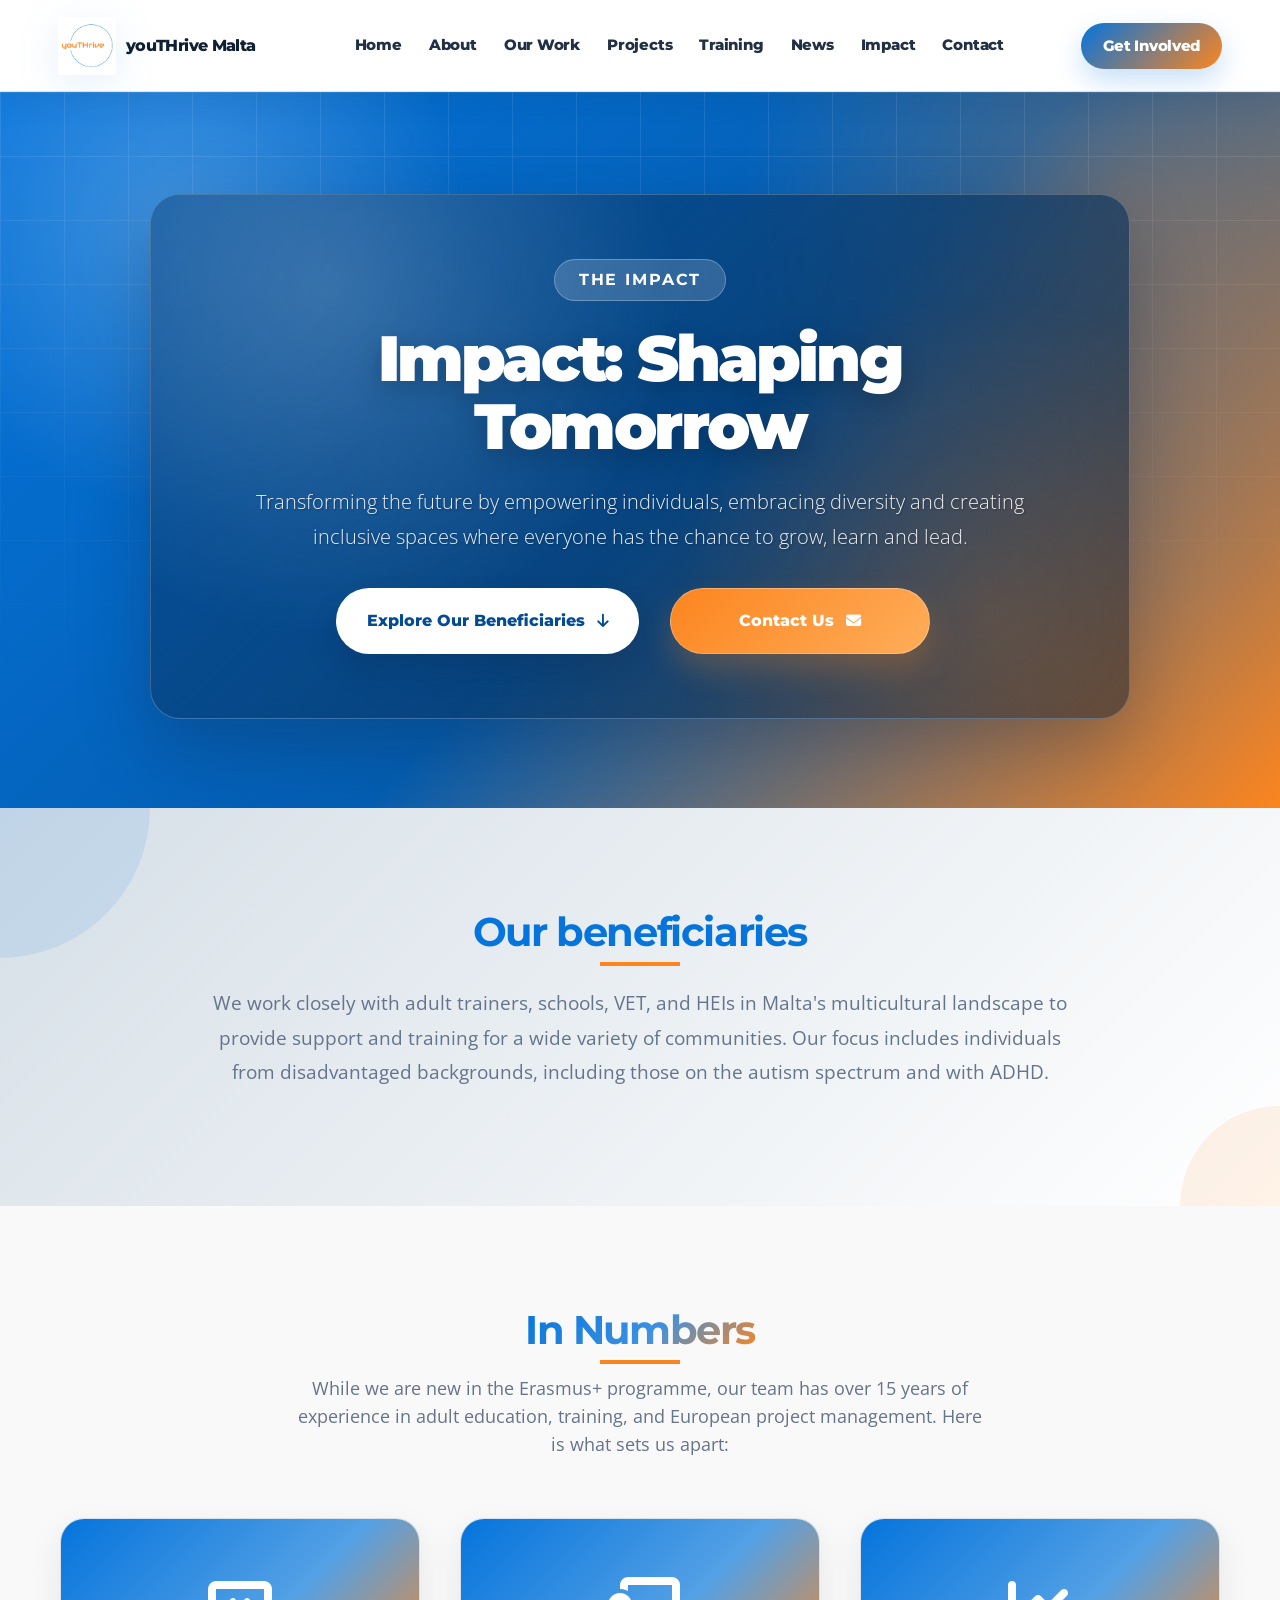
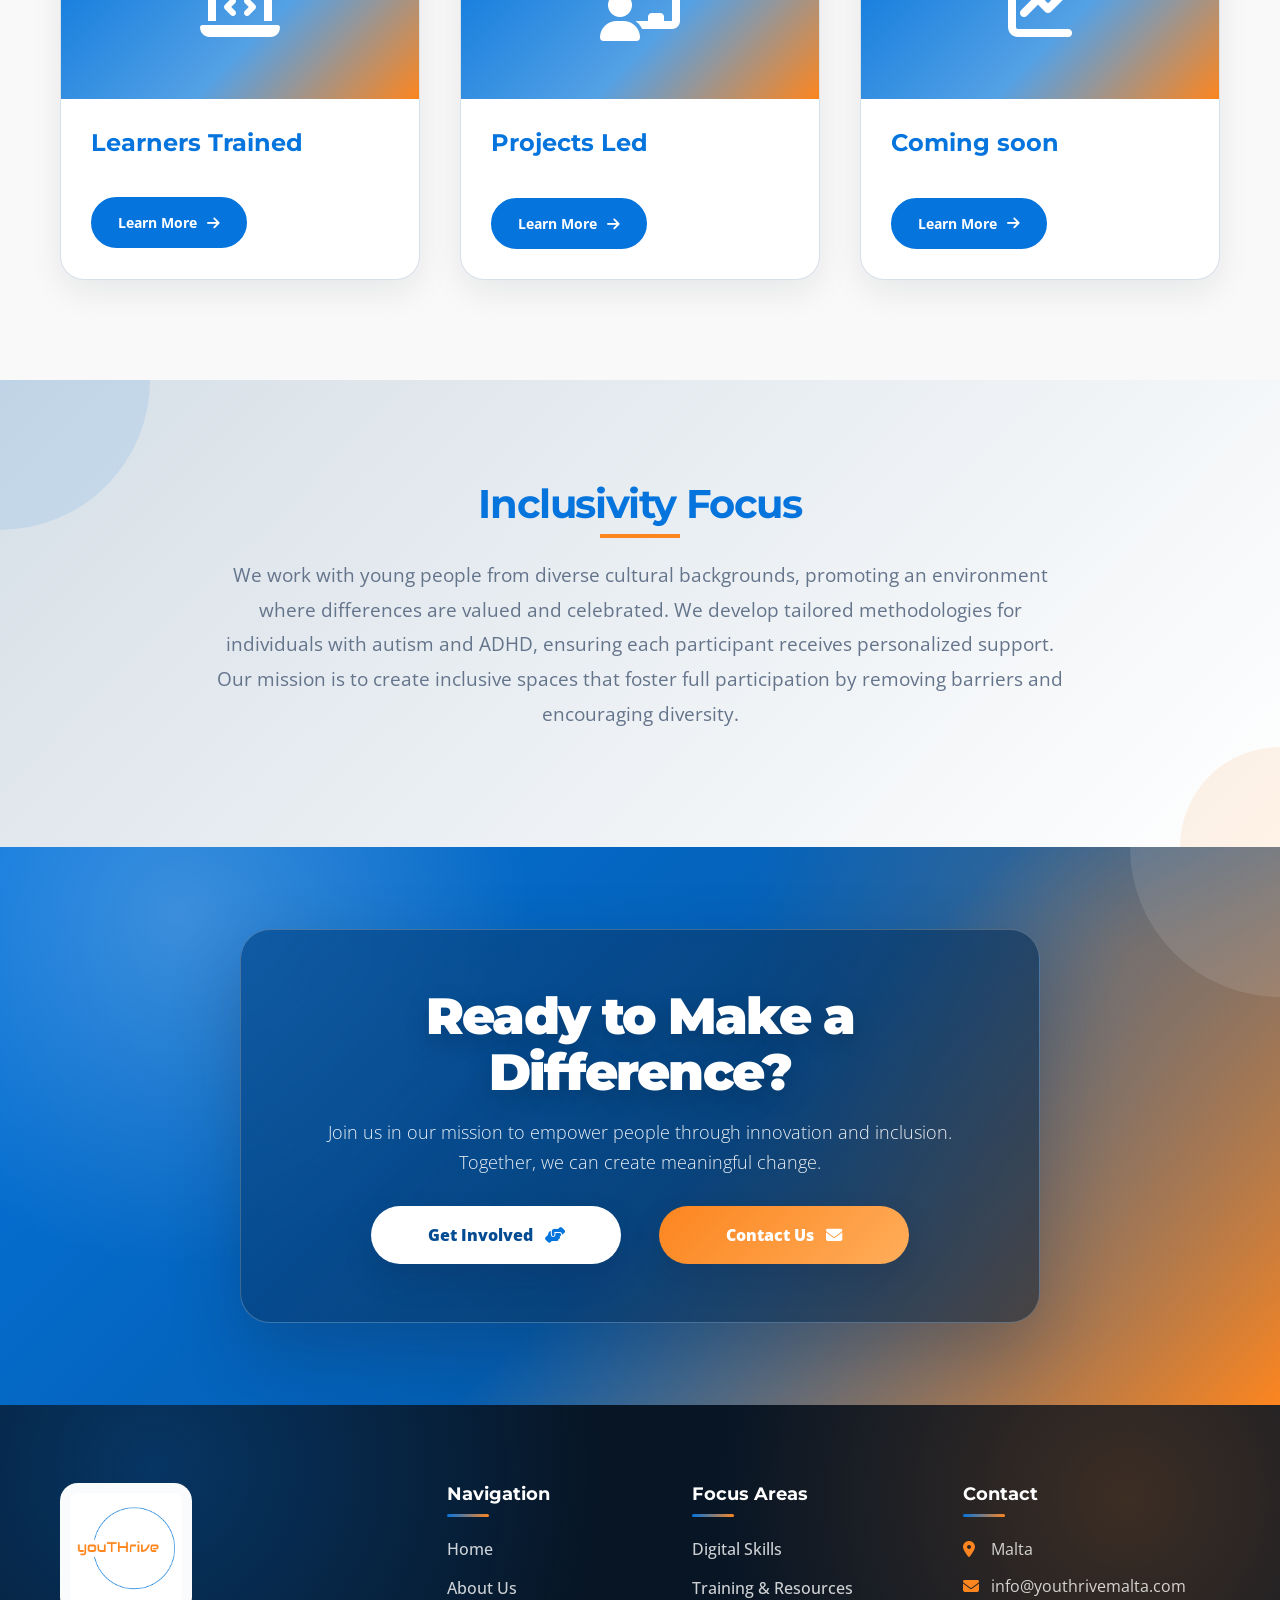
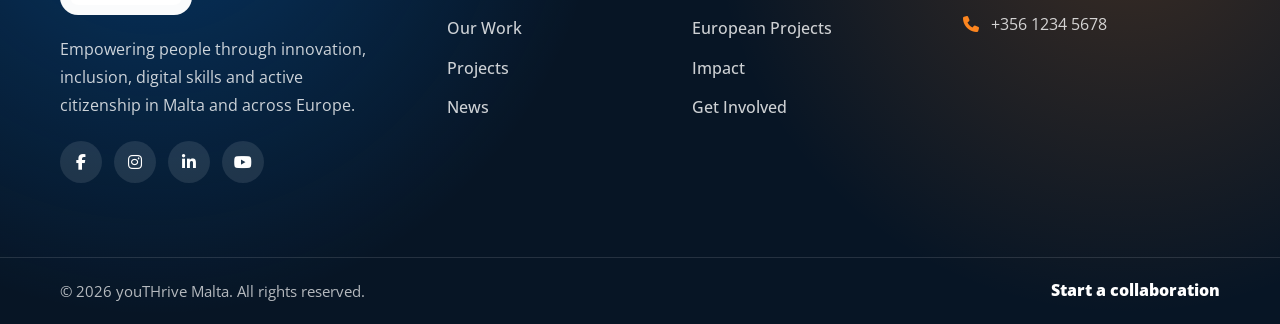
<file: src/pages/Impact.html>
<!DOCTYPE html>
<html lang="en">
<head>
    <meta charset="UTF-8">
    <meta name="viewport" content="width=device-width, initial-scale=1.0">
    <title>youTHrive Malta - Empowering People Through Innovation and Inclusion</title>
    <!-- Load CSS -->
    <link rel="stylesheet" href="../../public/assets/css/style.css">
    <link rel="stylesheet" href="../../public/assets/css/impact.css">
        <link rel="stylesheet" href="../../public/assets/css/design-refresh.css" />
<!-- Google Fonts -->
    <link href="https://fonts.googleapis.com/css2?family=Montserrat:wght@300;400;600;700;800&family=Open+Sans:wght@300;400;600;700&display=swap" rel="stylesheet">
    <!-- Font Awesome for icons -->
    <link rel="stylesheet" href="https://cdnjs.cloudflare.com/ajax/libs/font-awesome/6.4.0/css/all.min.css">
    <!-- AOS Animation Library -->
    <link rel="stylesheet" href="https://unpkg.com/aos@next/dist/aos.css" />
</head>
<body class="page-impact">
    <!-- Header (Will be included via server-side include or JavaScript) -->
    <div id="header-placeholder"></div>
    
    <!-- Hero Section -->
    <section class="hero">
        <div class="container">
            <div class="hero-content" data-aos="fade-up">
                <span class="hero-tag">The Impact</span>
                <h1>Impact: Shaping Tomorrow</h1>
                <p>Transforming the future by empowering individuals, embracing diversity and creating inclusive spaces where everyone has the chance to grow, learn and lead.</p>
                <div class="hero-buttons">
                    <a href="#about" class="btn btn-primary">Explore Our Beneficiaries <i class="fas fa-arrow-down"></i></a>
                    <a href="contact.html" class="btn btn-secondary">Contact Us <i class="fas fa-envelope"></i></a>
                </div>
            </div>
        </div>
    </section>
    
    <!-- Our beneficiaries Statement Section -->
    <section id="about" class="mission">
        <div class="container">
            <div class="mission-content" data-aos="fade-up">
                <h2>Our beneficiaries</h2>
                <p>We work closely with adult trainers, schools, VET, and HEIs in Malta's multicultural landscape to provide support and training for a wide variety of communities. Our focus includes individuals from disadvantaged backgrounds, including those on the autism spectrum and with ADHD.</p>

<!--Our goal is to continuously grow and bring the opportunity to learn, create, and thrive to everyone.-->
            </div>
        </div>
    </section>
    
    <!-- Quick Links Section -->
    <section class="quick-links">
        <div class="container">
            <div class="section-title" data-aos="fade-up">
                <h2>In Numbers</h2>
                <p>While we are new in the Erasmus+ programme, our team has over 15 years of experience in adult education, training, and European project management. Here is what sets us apart:</p>
            </div>
            <div class="quick-links-grid">
                <!-- Quick Link Card 1 -->
                <div class="quick-link-card" data-aos="fade-up" data-aos-delay="100">
                    <div class="quick-link-image">
                        <i class="fas fa-laptop-code"></i>
                    </div>
                    <div class="quick-link-content">
                        <h3>Learners Trained</h3>
                        <p>  </p>
                        <a href="our-work.html#digital" class="btn btn-primary">Learn More <i class="fas fa-arrow-right"></i></a>
                    </div>
                </div>
                
                <!-- Quick Link Card 2 -->
                <div class="quick-link-card" data-aos="fade-up" data-aos-delay="200">
                    <div class="quick-link-image">
                        <i class="fas fa-chalkboard-teacher"></i>
                    </div>
                    <div class="quick-link-content">
                        <h3>Projects Led</h3>
                        <p>  </p>
                        <a href="our-work.html#training" class="btn btn-primary">Learn More <i class="fas fa-arrow-right"></i></a>
                    </div>
                </div>
                
                <!-- Quick Link Card 3 -->
                <div class="quick-link-card" data-aos="fade-up" data-aos-delay="300">
                    <div class="quick-link-image">
                        <i class="fas fa-chart-line"></i>
                    </div>
                    <div class="quick-link-content">
                        <h3>Coming soon</h3>
                        <p>  </p>
                        <a href="our-work.html#entrepreneurship" class="btn btn-primary">Learn More <i class="fas fa-arrow-right"></i></a>
                    </div>
                </div>
                
                <!-- Quick Link Card 4 -->
                <!-- <div class="quick-link-card" data-aos="fade-up" data-aos-delay="400">
                    <div class="quick-link-image">
                        <i class="fas fa-users"></i>
                    </div>
                    <div class="quick-link-content">
                        <h3>Inclusive Learning Environments</h3>
                        <p>Through inclusive methodologies, adapted resources and strong partnerships with schools and training institutions, we create learning spaces that respond to each learner's unique needs. As a result, individuals with autism, ADHD, and from disadvantaged backgrounds not only feel welcomed, but also gain the confidence and support needed to thrive personally and academically.</p>
                        <a href="our-work.html#equality" class="btn btn-primary">Learn More <i class="fas fa-arrow-right"></i></a>
                    </div>
                </div> -->
            </div>
        </div>
    </section>
    
    <!-- About our Inclusivity Focus -->
        <section class="mission">
            <div class="container">
                <div class="mission-content" data-aos="fade-up">
                    <h2>Inclusivity Focus</h2>
                    <p> We work with young people from diverse cultural backgrounds, promoting an environment where differences are valued and celebrated. We develop tailored methodologies for individuals with autism and ADHD, ensuring each participant receives personalized support. Our mission is to create inclusive spaces that foster full participation by removing barriers and encouraging diversity.</p>
                </div>
            </div>
        </section>

    <!-- Call to Action Section -->
    <section class="cta-section">
        <div class="container">
            <div class="cta-content">
                <h2>Ready to Make a Difference?</h2>
                <p>Join us in our mission to empower people through innovation and inclusion. Together, we can create meaningful change.</p>
                <div class="cta-buttons">
              <a href="get-involved.html" class="btn btn-light">
                Get Involved <i class="fas fa-hands-helping"></i>
              </a>
              <a href="contact.html" class="btn btn-outline-light">
                Contact Us <i class="fas fa-envelope"></i>
              </a>
            </div>
            </div>
        </div>
    </section>
    
    <!-- Footer (Will be included via server-side include or JavaScript) -->
    <div id="footer-placeholder"></div>
    
    <!-- JavaScript Libraries -->
    <script src="https://unpkg.com/aos@next/dist/aos.js"></script>
    <script src="../../public/assets/js/main.js"></script>
    <script src="../../public/assets/js/impact.js"></script>
</body>
</html>
</file>
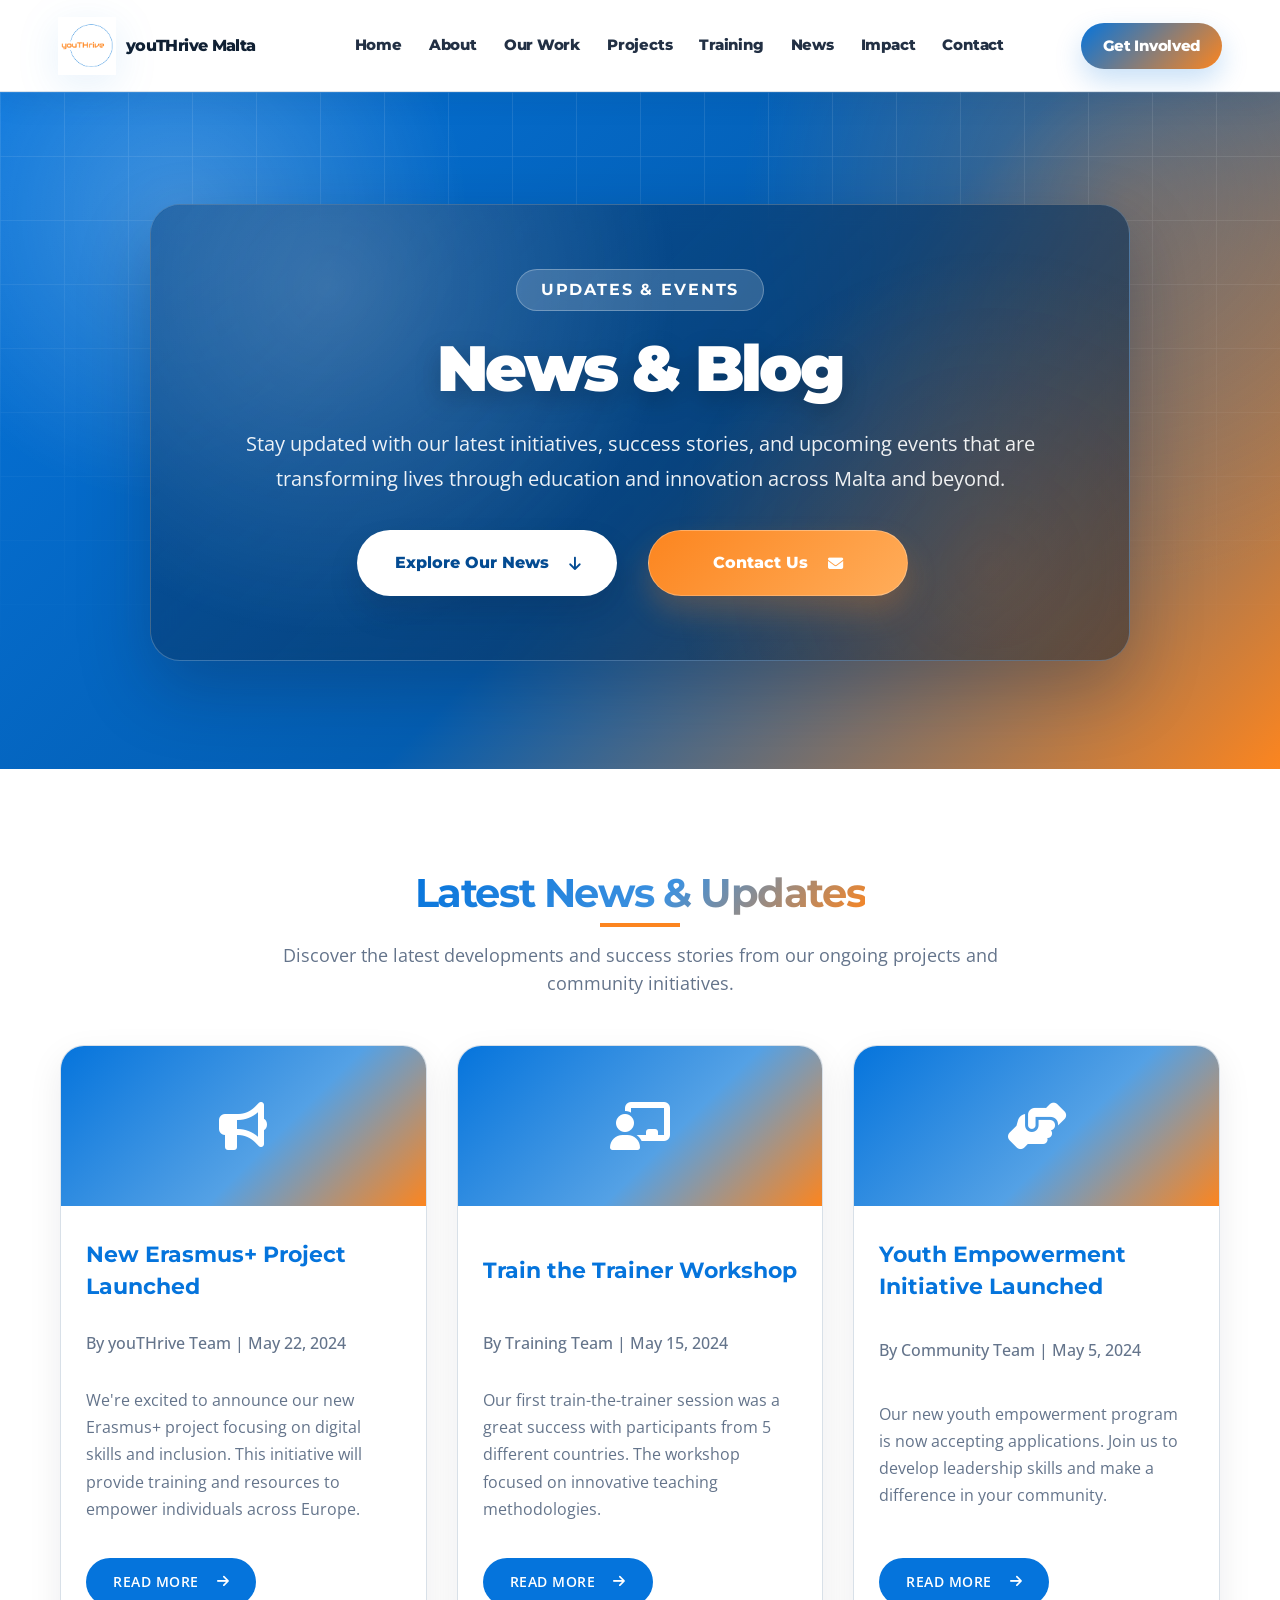
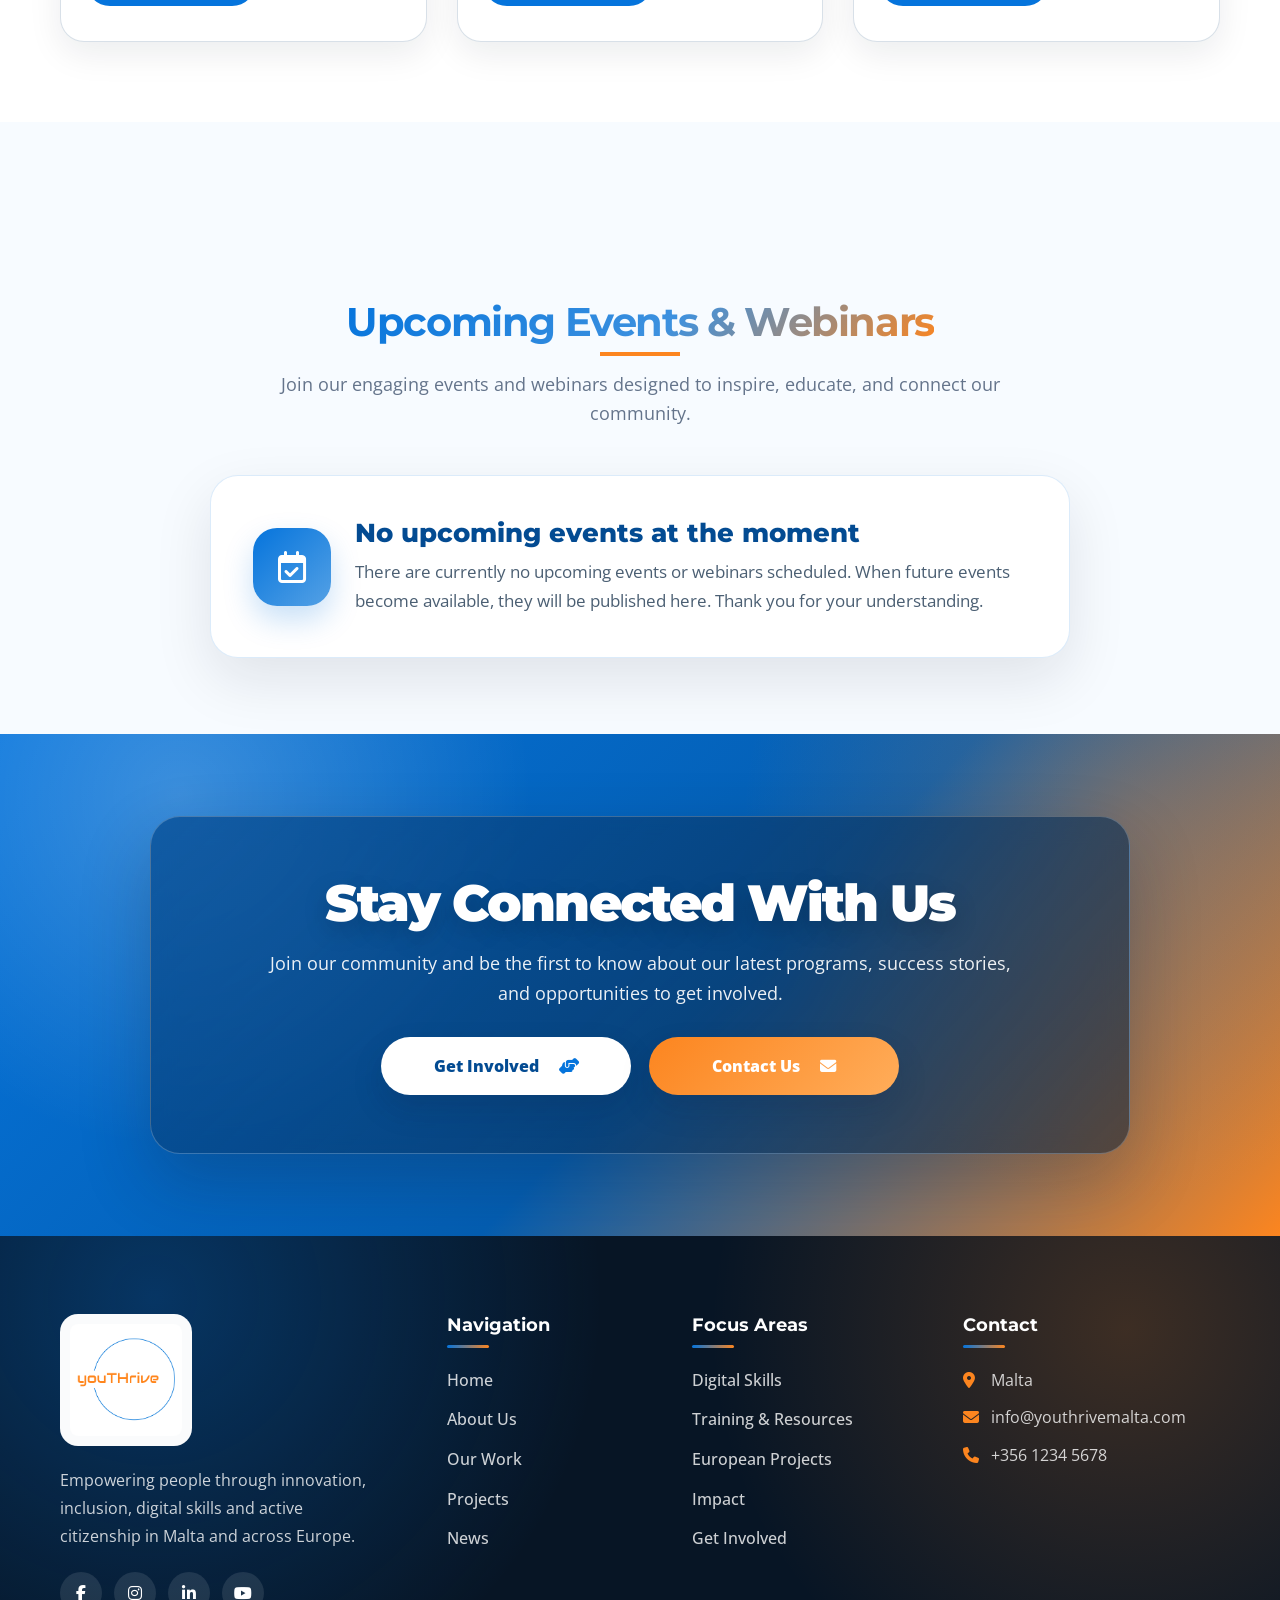
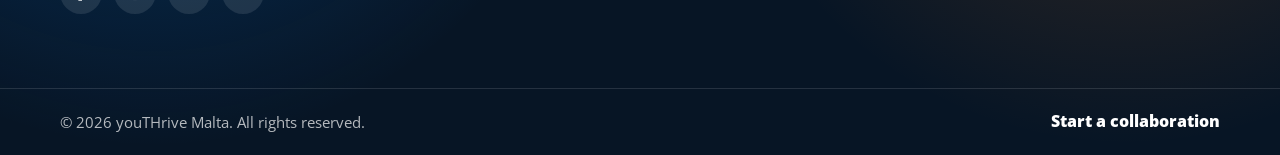
<file: src/pages/news.html>
<!DOCTYPE html>
<html lang="en">
<head>
    <meta charset="UTF-8">
    <meta name="viewport" content="width=device-width, initial-scale=1.0">
    <title>News & Blog - youTHrive Malta</title>
    <link rel="preconnect" href="https://fonts.googleapis.com">
    <link rel="preconnect" href="https://fonts.gstatic.com" crossorigin>
    <link href="https://fonts.googleapis.com/css2?family=Montserrat:wght@400;600;700;800;900&family=Open+Sans:wght@400;500;600;700&display=swap" rel="stylesheet">
    <link rel="stylesheet" href="../../public/assets/css/style.css">
    <link rel="stylesheet" href="../../public/assets/css/news.css">
    <link rel="stylesheet" href="../../public/assets/css/design-refresh.css" />
    <!-- AOS Animation Library -->
    <link href="https://unpkg.com/aos@2.3.1/dist/aos.css" rel="stylesheet">
    <!-- Font Awesome Icons -->
    <link rel="stylesheet" href="https://cdnjs.cloudflare.com/ajax/libs/font-awesome/6.4.0/css/all.min.css">
</head>
<body class="page-news">
    <!-- Header (Will be included via JavaScript) -->
    <div id="header-placeholder"></div>
    
    <!-- Hero Section -->
    <section class="hero">
        <div class="hero-content" data-aos="fade-up">
            <span class="hero-tag">Updates & Events</span>
            <h1>News & Blog</h1>
            <p class="lead">Stay updated with our latest initiatives, success stories, and upcoming events that are transforming lives through education and innovation across Malta and beyond.</p>
            <div class="hero-buttons">
                <a href="#news" class="btn btn-primary">Explore Our News <i class="fas fa-arrow-down"></i></a>
                <a href="contact.html" class="btn btn-outline-light">Contact Us <i class="fas fa-envelope"></i></a>
            </div>
        </div>
    </section>

    <!-- Latest News Section -->
    <section id="news" class="section-padding">
        <div class="container">
            <div class="section-title text-center" data-aos="fade-up">
                <h2>Latest News & Updates</h2>
                <p>Discover the latest developments and success stories from our ongoing projects and community initiatives.</p>
            </div>
            
            <div class="quick-links-grid">
                <!-- News Item 1 -->
                <div class="quick-link-card" data-aos="fade-up" data-aos-delay="100">
                    <div class="quick-link-icon">
                        <i class="fas fa-bullhorn"></i>
                    </div>
                    <div class="quick-link-content">
                        <h3>New Erasmus+ Project Launched</h3>
                        <p class="article-meta">By youTHrive Team | May 22, 2024</p>
                        <p>We're excited to announce our new Erasmus+ project focusing on digital skills and inclusion. This initiative will provide training and resources to empower individuals across Europe.</p>
                        <a href="#" class="btn btn-primary">Read More <i class="fas fa-arrow-right"></i></a>
                    </div>
                </div>

                <!-- News Item 2 -->
                <div class="quick-link-card" data-aos="fade-up" data-aos-delay="150">
                    <div class="quick-link-icon">
                        <i class="fas fa-chalkboard-teacher"></i>
                    </div>
                    <div class="quick-link-content">
                        <h3>Train the Trainer Workshop</h3>
                        <p class="article-meta">By Training Team | May 15, 2024</p>
                        <p>Our first train-the-trainer session was a great success with participants from 5 different countries. The workshop focused on innovative teaching methodologies.</p>
                        <a href="#" class="btn btn-primary">Read More <i class="fas fa-arrow-right"></i></a>
                    </div>
                </div>
                
                <!-- News Item 3 -->
                <div class="quick-link-card" data-aos="fade-up" data-aos-delay="200">
                    <div class="quick-link-icon">
                        <i class="fas fa-hands-helping"></i>
                    </div>
                    <div class="quick-link-content">
                        <h3>Youth Empowerment Initiative Launched</h3>
                        <p class="article-meta">By Community Team | May 5, 2024</p>
                        <p>Our new youth empowerment program is now accepting applications. Join us to develop leadership skills and make a difference in your community.</p>
                        <a href="#" class="btn btn-primary">Read More <i class="fas fa-arrow-right"></i></a>
                    </div>
                </div>
            </div>
        </div>
    </section>

    <!-- Upcoming Events Section -->
    <section id="events" class="section-padding news-events-empty-section">
        <div class="container">
            <div class="section-title text-center" data-aos="fade-up">
                <h2>Upcoming Events & Webinars</h2>
                <p>Join our engaging events and webinars designed to inspire, educate, and connect our community.</p>
            </div>
            
            <div class="no-events-card" data-aos="fade-up" data-aos-delay="100">
                <div class="no-events-icon">
                    <i class="far fa-calendar-check"></i>
                </div>
                <div class="no-events-content">
                    <h3>No upcoming events at the moment</h3>
                    <p>
                        There are currently no upcoming events or webinars scheduled.
                        When future events become available, they will be published here.
                        Thank you for your understanding.
                    </p>
                </div>
            </div>
        </div>
    </section>

    <!-- CTA Section -->
    <section class="cta-section">
        <div class="cta-content" data-aos="fade-up">
            <h2>Stay Connected With Us</h2>
            <p>Join our community and be the first to know about our latest programs, success stories, and opportunities to get involved.</p>
            <div class="cta-buttons">
              <a href="get-involved.html" class="btn btn-light">
                Get Involved <i class="fas fa-hands-helping"></i>
              </a>
              <a href="contact.html" class="btn btn-outline-light">
                Contact Us <i class="fas fa-envelope"></i>
              </a>
            </div>
        </div>
    </section>

    <!-- Footer (Will be included via JavaScript) -->
    <div id="footer-placeholder"></div>
    
    <!-- Scripts -->
    <script src="https://code.jquery.com/jquery-3.6.0.min.js"></script>
    <script src="https://unpkg.com/aos@2.3.1/dist/aos.js"></script>
        <script src="../../public/assets/js/main.js"></script>
<script src="../../public/assets/js/news.js"></script>
</body>
</html>
</file>
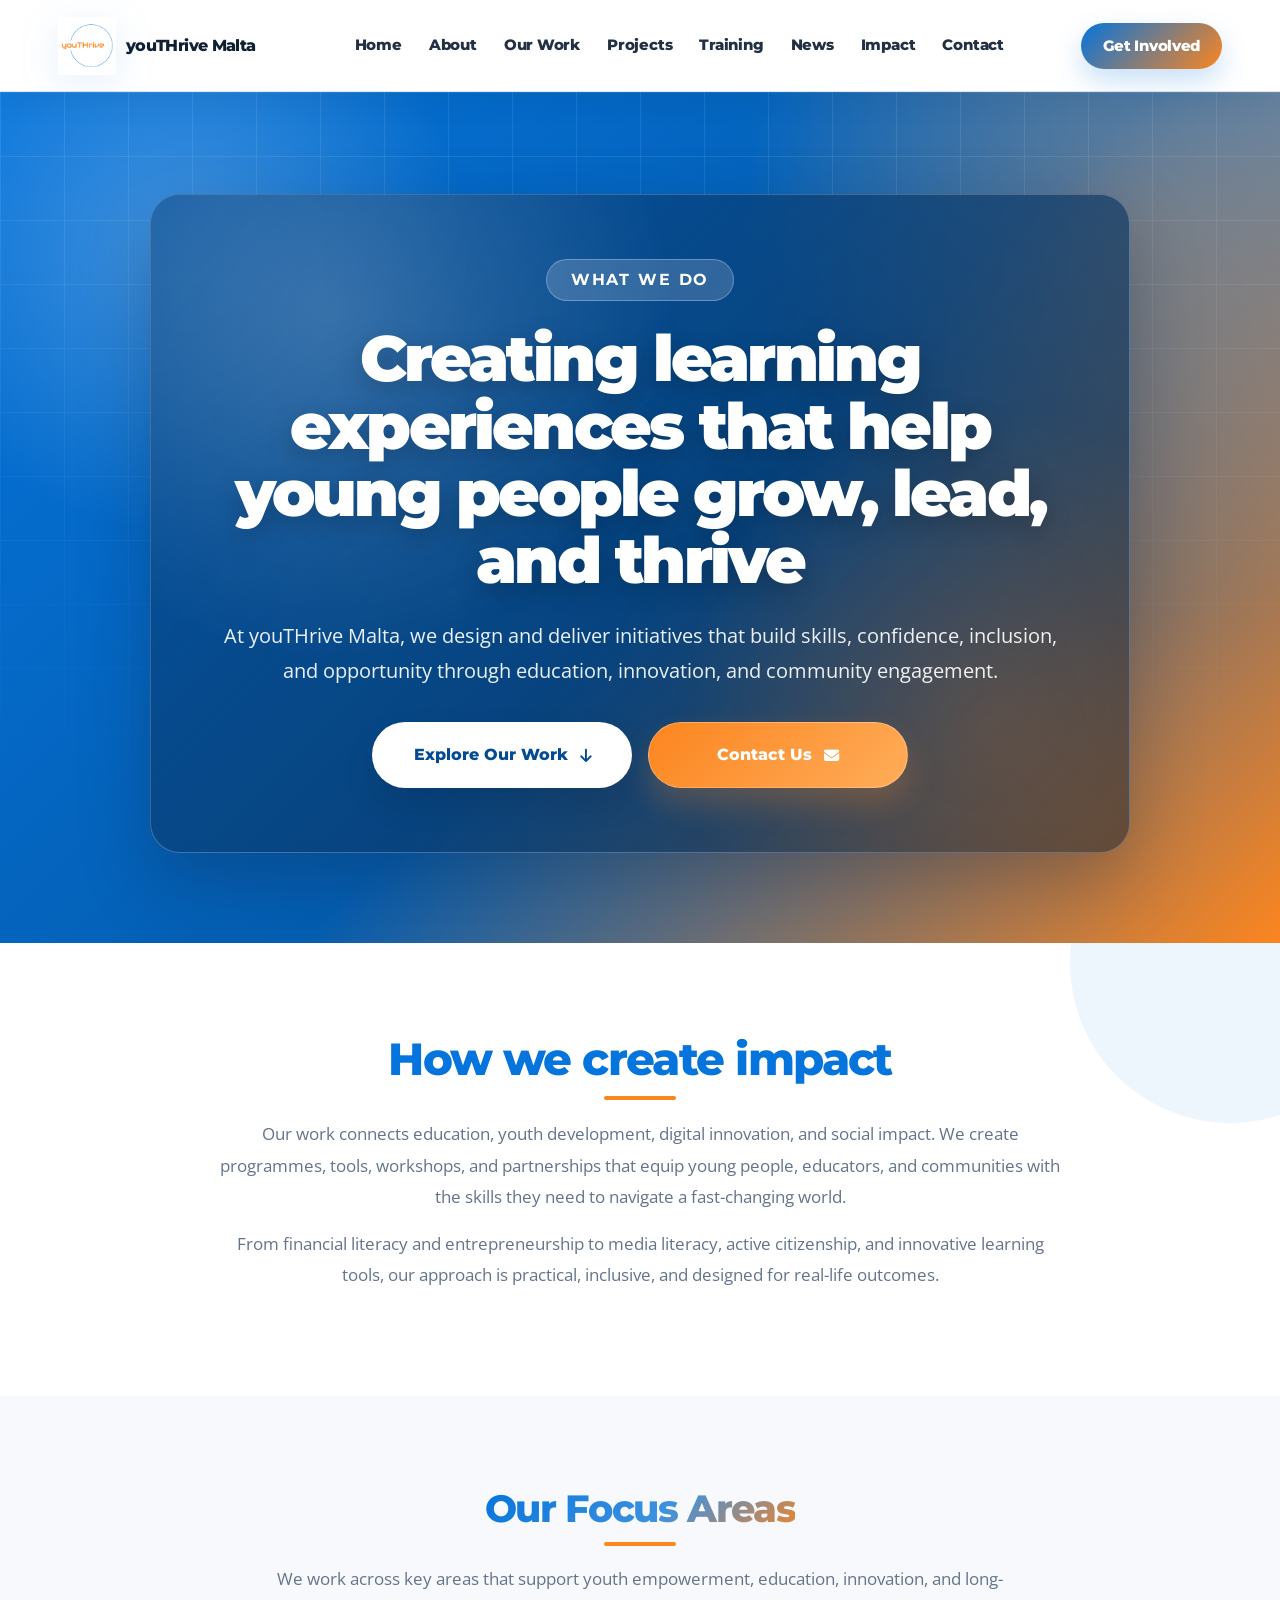
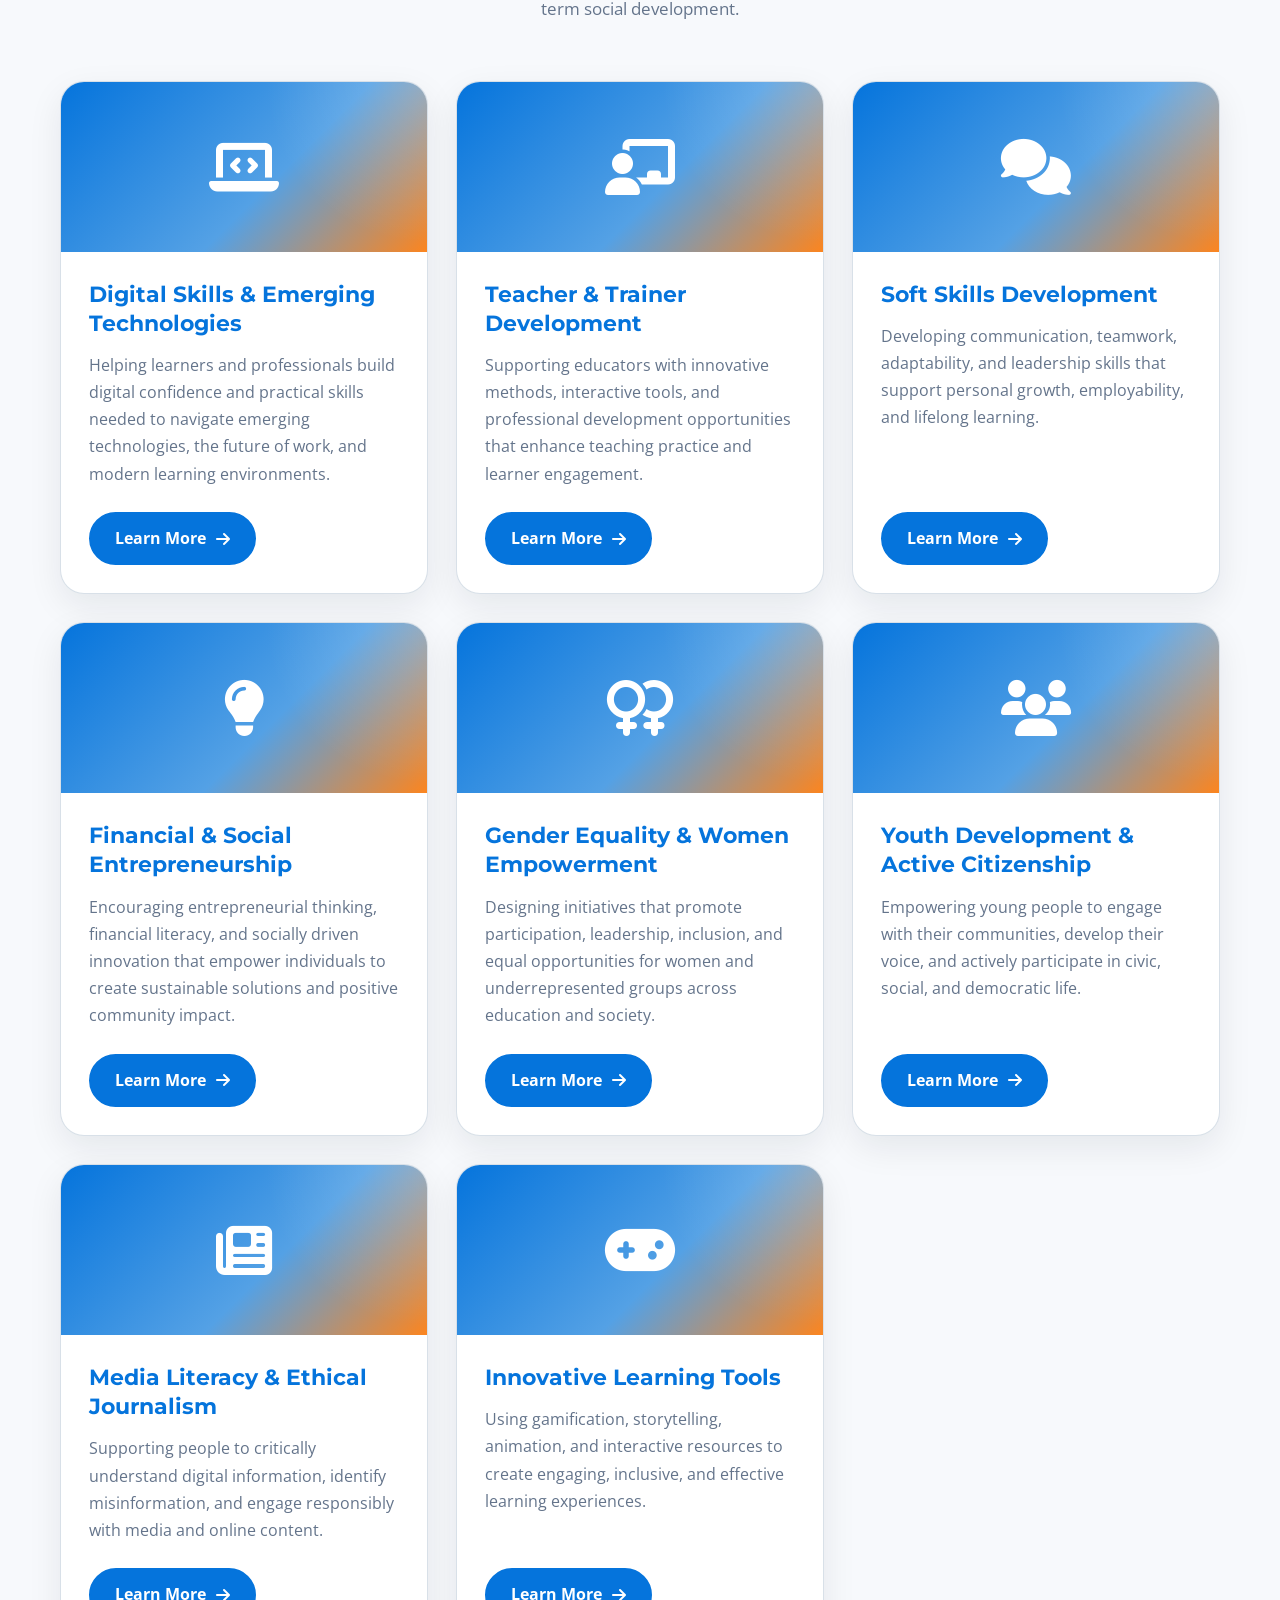
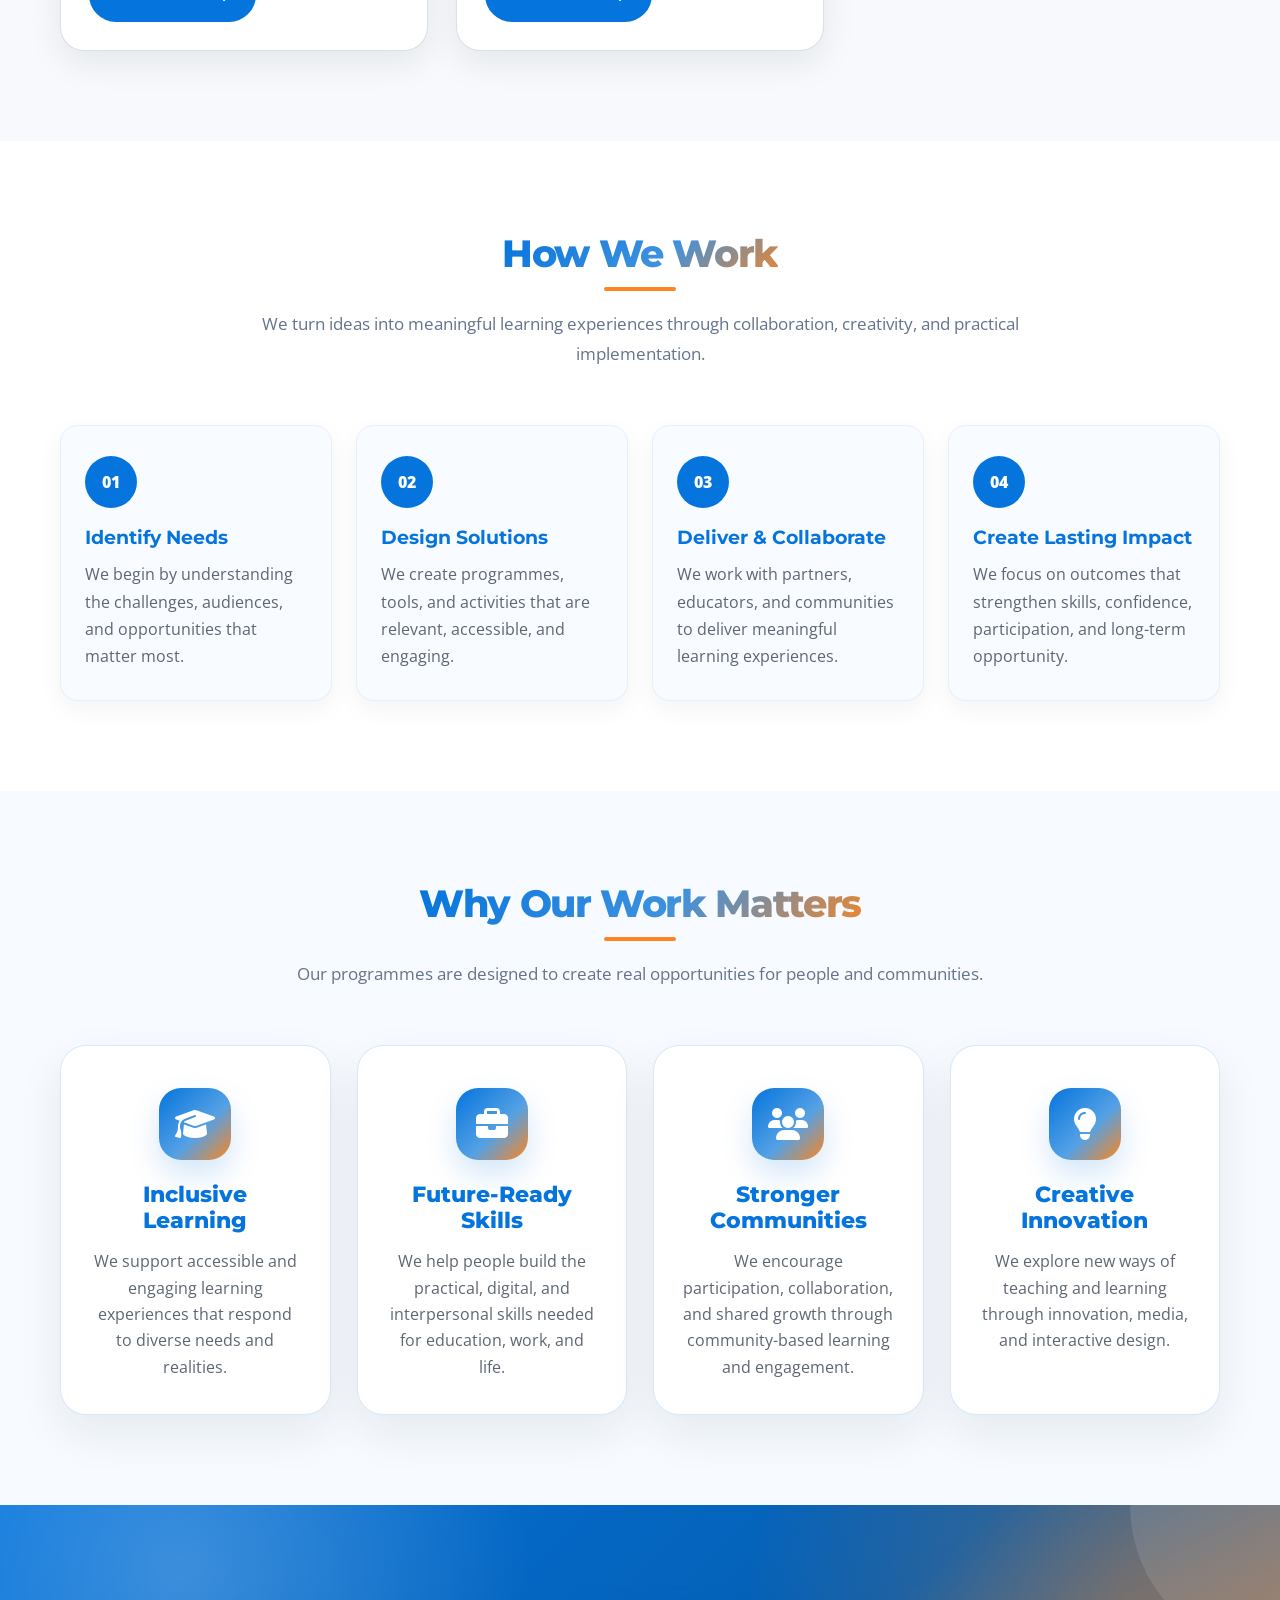
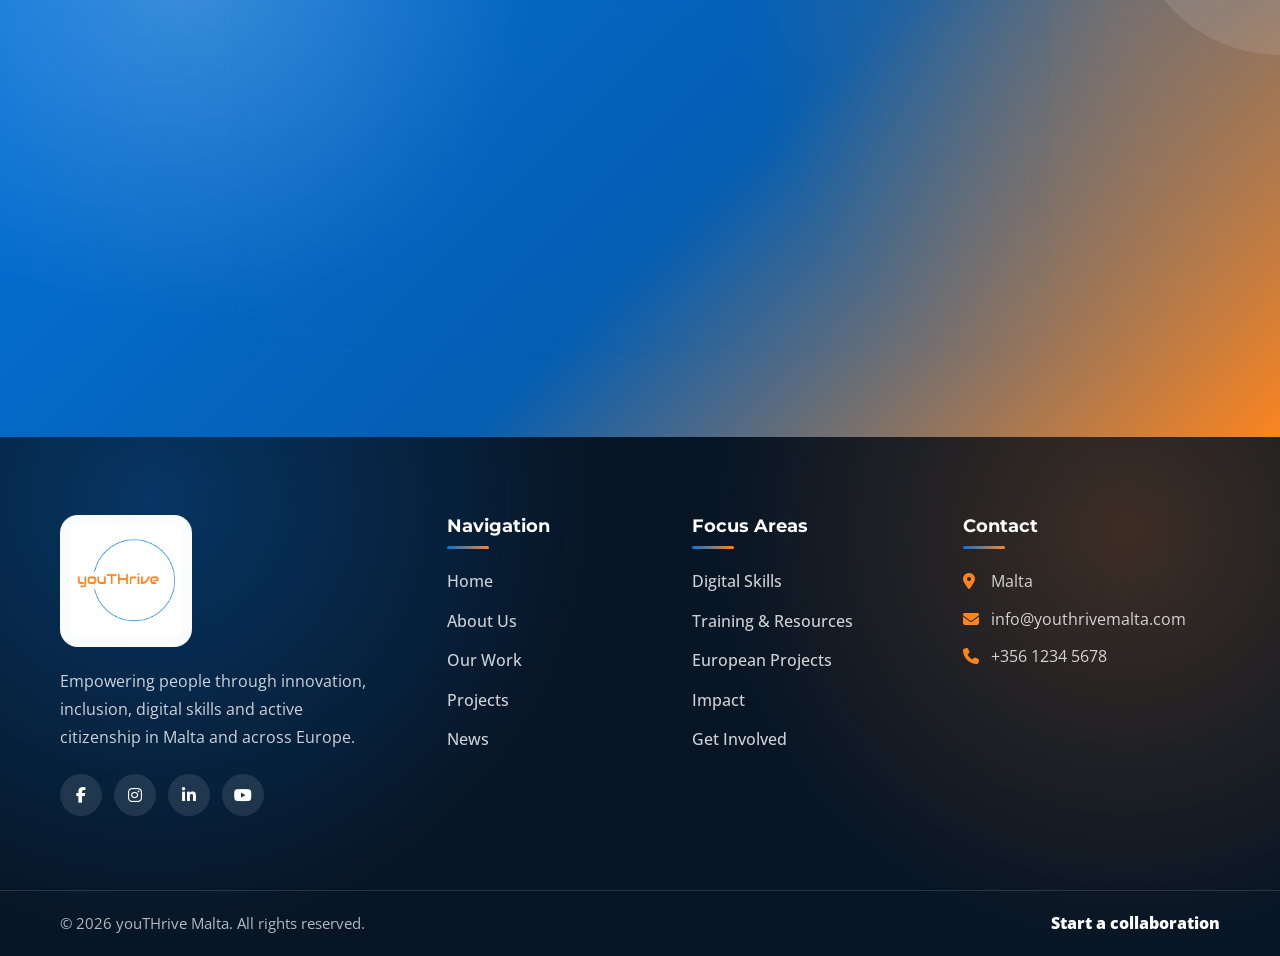
<file: src/pages/our-work.html>
<!doctype html>
<html lang="en">
  <head>
    <meta charset="UTF-8" />
    <meta name="viewport" content="width=device-width, initial-scale=1.0" />
    <title>Our Work - youTHrive Malta</title>
    <link rel="stylesheet" href="../../public/assets/css/our-work.css" />
    <link rel="stylesheet" href="../../public/assets/css/style.css" />
        <link rel="stylesheet" href="../../public/assets/css/design-refresh.css" />
<link
      href="https://fonts.googleapis.com/css2?family=Montserrat:wght@300;400;600;700;800&family=Open+Sans:wght@300;400;600;700&display=swap"
      rel="stylesheet"
    />
    <link href="https://unpkg.com/aos@2.3.1/dist/aos.css" rel="stylesheet" />
    <link
      rel="stylesheet"
      href="https://cdnjs.cloudflare.com/ajax/libs/font-awesome/6.4.0/css/all.min.css"
    />
  </head>
  <body class="page-our-work">
    <div id="header-placeholder"></div>

    <!-- Hero -->
    <section class="hero">
      <div class="container">
        <div class="hero-content" data-aos="fade-up">
          <span class="hero-tag">What We Do</span>
          <h1>
            Creating learning experiences that help young people grow, lead, and
            thrive
          </h1>
          <p>
            At youTHrive Malta, we design and deliver initiatives that build
            skills, confidence, inclusion, and opportunity through education,
            innovation, and community engagement.
          </p>
          <div class="hero-buttons">
            <a href="#focus-areas" class="btn btn-primary"
              >Explore Our Work <i class="fas fa-arrow-down"></i
            ></a>
            <a href="contact.html" class="btn btn-secondary"
              >Contact Us <i class="fas fa-envelope"></i
            ></a>
          </div>
        </div>
      </div>
    </section>

    <!-- Intro -->
    <section class="mission">
      <div class="container">
        <div class="mission-content" data-aos="fade-up">
          <h2>How we create impact</h2>
          <p>
            Our work connects education, youth development, digital innovation,
            and social impact. We create programmes, tools, workshops, and
            partnerships that equip young people, educators, and communities
            with the skills they need to navigate a fast-changing world.
          </p>
          <p>
            From financial literacy and entrepreneurship to media literacy,
            active citizenship, and innovative learning tools, our approach is
            practical, inclusive, and designed for real-life outcomes.
          </p>
        </div>
      </div>
    </section>

    <!-- Focus Areas -->
    <section id="focus-areas" class="section-padding bg-light">
      <div class="container">
        <div class="section-title text-center" data-aos="fade-up" id="text">
          <h2>Our Focus Areas</h2>
          <p>
            We work across key areas that support youth empowerment, education,
            innovation, and long-term social development.
          </p>
        </div>

        <div class="quick-links-grid">
          <div class="quick-link-card" data-aos="fade-up" data-aos-delay="100">
            <div class="quick-link-image">
              <i class="fas fa-laptop-code"></i>
            </div>
            <div class="quick-link-content">
              <h3>Digital Skills & Emerging Technologies</h3>
              <p>
                Helping learners and professionals build digital confidence and
                practical skills needed to navigate emerging technologies, the
                future of work, and modern learning environments.
              </p>
              <a href="#" class="btn btn-primary"
                >Learn More <i class="fas fa-arrow-right"></i
              ></a>
            </div>
          </div>

          <div class="quick-link-card" data-aos="fade-up" data-aos-delay="150">
            <div class="quick-link-image">
              <i class="fas fa-chalkboard-teacher"></i>
            </div>
            <div class="quick-link-content">
              <h3>Teacher & Trainer Development</h3>
              <p>
                Supporting educators with innovative methods, interactive tools,
                and professional development opportunities that enhance teaching
                practice and learner engagement.
              </p>
              <a href="#" class="btn btn-primary"
                >Learn More <i class="fas fa-arrow-right"></i
              ></a>
            </div>
          </div>

          <div class="quick-link-card" data-aos="fade-up" data-aos-delay="200">
            <div class="quick-link-image">
              <i class="fas fa-comments"></i>
            </div>
            <div class="quick-link-content">
              <h3>Soft Skills Development</h3>
              <p>
                Developing communication, teamwork, adaptability, and leadership
                skills that support personal growth, employability, and lifelong
                learning.
              </p>
              <a href="#" class="btn btn-primary"
                >Learn More <i class="fas fa-arrow-right"></i
              ></a>
            </div>
          </div>

          <div class="quick-link-card" data-aos="fade-up" data-aos-delay="100">
            <div class="quick-link-image">
              <i class="fas fa-lightbulb"></i>
            </div>
            <div class="quick-link-content">
              <h3>Financial & Social Entrepreneurship</h3>
              <p>
                Encouraging entrepreneurial thinking, financial literacy, and
                socially driven innovation that empower individuals to create
                sustainable solutions and positive community impact.
              </p>
              <a href="#" class="btn btn-primary"
                >Learn More <i class="fas fa-arrow-right"></i
              ></a>
            </div>
          </div>

          <div class="quick-link-card" data-aos="fade-up" data-aos-delay="150">
            <div class="quick-link-image">
              <i class="fas fa-venus-double"></i>
            </div>
            <div class="quick-link-content">
              <h3>Gender Equality & Women Empowerment</h3>
              <p>
                Designing initiatives that promote participation, leadership,
                inclusion, and equal opportunities for women and
                underrepresented groups across education and society.
              </p>
              <a href="#" class="btn btn-primary"
                >Learn More <i class="fas fa-arrow-right"></i
              ></a>
            </div>
          </div>

          <div class="quick-link-card" data-aos="fade-up" data-aos-delay="200">
            <div class="quick-link-image">
              <i class="fas fa-users"></i>
            </div>
            <div class="quick-link-content">
              <h3>Youth Development & Active Citizenship</h3>
              <p>
                Empowering young people to engage with their communities,
                develop their voice, and actively participate in civic, social,
                and democratic life.
              </p>
              <a href="#" class="btn btn-primary"
                >Learn More <i class="fas fa-arrow-right"></i
              ></a>
            </div>
          </div>

          <div class="quick-link-card" data-aos="fade-up" data-aos-delay="100">
            <div class="quick-link-image">
              <i class="fas fa-newspaper"></i>
            </div>
            <div class="quick-link-content">
              <h3>Media Literacy & Ethical Journalism</h3>
              <p>
                Supporting people to critically understand digital information,
                identify misinformation, and engage responsibly with media and
                online content.
              </p>
              <a href="#" class="btn btn-primary"
                >Learn More <i class="fas fa-arrow-right"></i
              ></a>
            </div>
          </div>

          <div class="quick-link-card" data-aos="fade-up" data-aos-delay="150">
            <div class="quick-link-image">
              <i class="fas fa-gamepad"></i>
            </div>
            <div class="quick-link-content">
              <h3>Innovative Learning Tools</h3>
              <p>
                Using gamification, storytelling, animation, and interactive
                resources to create engaging, inclusive, and effective learning
                experiences.
                </p>
              <a href="#" class="btn btn-primary"
                >Learn More <i class="fas fa-arrow-right"></i
              ></a>
            </div>
          </div>
        </div>
      </div>
    </section>

    <!-- How We Work -->
    <section class="work-process">
      <div class="container">
        <div class="section-title text-center" data-aos="fade-up">
          <h2>How We Work</h2>
          <p>
            We turn ideas into meaningful learning experiences through
            collaboration, creativity, and practical implementation.
          </p>
        </div>

        <div class="process-grid">
          <div class="process-card" data-aos="fade-up" data-aos-delay="100">
            <div class="process-number">01</div>
            <h3>Identify Needs</h3>
            <p>
              We begin by understanding the challenges, audiences, and
              opportunities that matter most.
            </p>
          </div>
          <div class="process-card" data-aos="fade-up" data-aos-delay="200">
            <div class="process-number">02</div>
            <h3>Design Solutions</h3>
            <p>
              We create programmes, tools, and activities that are relevant,
              accessible, and engaging.
            </p>
          </div>
          <div class="process-card" data-aos="fade-up" data-aos-delay="300">
            <div class="process-number">03</div>
            <h3>Deliver & Collaborate</h3>
            <p>
              We work with partners, educators, and communities to deliver
              meaningful learning experiences.
            </p>
          </div>
          <div class="process-card" data-aos="fade-up" data-aos-delay="400">
            <div class="process-number">04</div>
            <h3>Create Lasting Impact</h3>
            <p>
              We focus on outcomes that strengthen skills, confidence,
              participation, and long-term opportunity.
            </p>
          </div>
        </div>
      </div>
    </section>

    <!-- Why It Matters -->
    <section class="why-matters">
      <div class="container">
        <div class="section-title text-center" data-aos="fade-up">
          <h2>Why Our Work Matters</h2>
          <p>
            Our programmes are designed to create real opportunities for people
            and communities.
          </p>
        </div>
        <div class="features-grid">
          <div class="feature-card" data-aos="fade-up" data-aos-delay="100">
            <i class="fas fa-graduation-cap"></i>
            <h3>Inclusive Learning</h3>
            <p>
              We support accessible and engaging learning experiences that
              respond to diverse needs and realities.
            </p>
          </div>
          <div class="feature-card" data-aos="fade-up" data-aos-delay="200">
            <i class="fas fa-briefcase"></i>
            <h3>Future-Ready Skills</h3>
            <p>
              We help people build the practical, digital, and interpersonal
              skills needed for education, work, and life.
            </p>
          </div>
          <div class="feature-card" data-aos="fade-up" data-aos-delay="300">
            <i class="fas fa-users"></i>
            <h3>Stronger Communities</h3>
            <p>
              We encourage participation, collaboration, and shared growth
              through community-based learning and engagement.
            </p>
          </div>
          <div class="feature-card" data-aos="fade-up" data-aos-delay="400">
            <i class="fas fa-lightbulb"></i>
            <h3>Creative Innovation</h3>
            <p>
              We explore new ways of teaching and learning through innovation,
              media, and interactive design.
            </p>
          </div>
        </div>
      </div>
    </section>

    <!-- CTA -->
    <section class="cta-section">
      <div class="container">
        <div class="cta-content" data-aos="fade-up">
          <h2>Let’s build impact together</h2>
          <p>
            Whether you are a young person, educator, organisation, or potential
            partner, we would love to connect and explore how we can create
            meaningful opportunities together.
          </p>
          <div class="cta-buttons">
              <a href="get-involved.html" class="btn btn-light">
                Get Involved <i class="fas fa-hands-helping"></i>
              </a>
              <a href="contact.html" class="btn btn-outline-light">
                Contact Us <i class="fas fa-envelope"></i>
              </a>
            </div>
        </div>
      </div>
    </section>

    <div id="footer-placeholder"></div>

    <script src="https://unpkg.com/aos@2.3.1/dist/aos.js"></script>
        <script src="../../public/assets/js/main.js"></script>
<script src="../../public/assets/js/our-work.js"></script>
  </body>
</html>
</file>
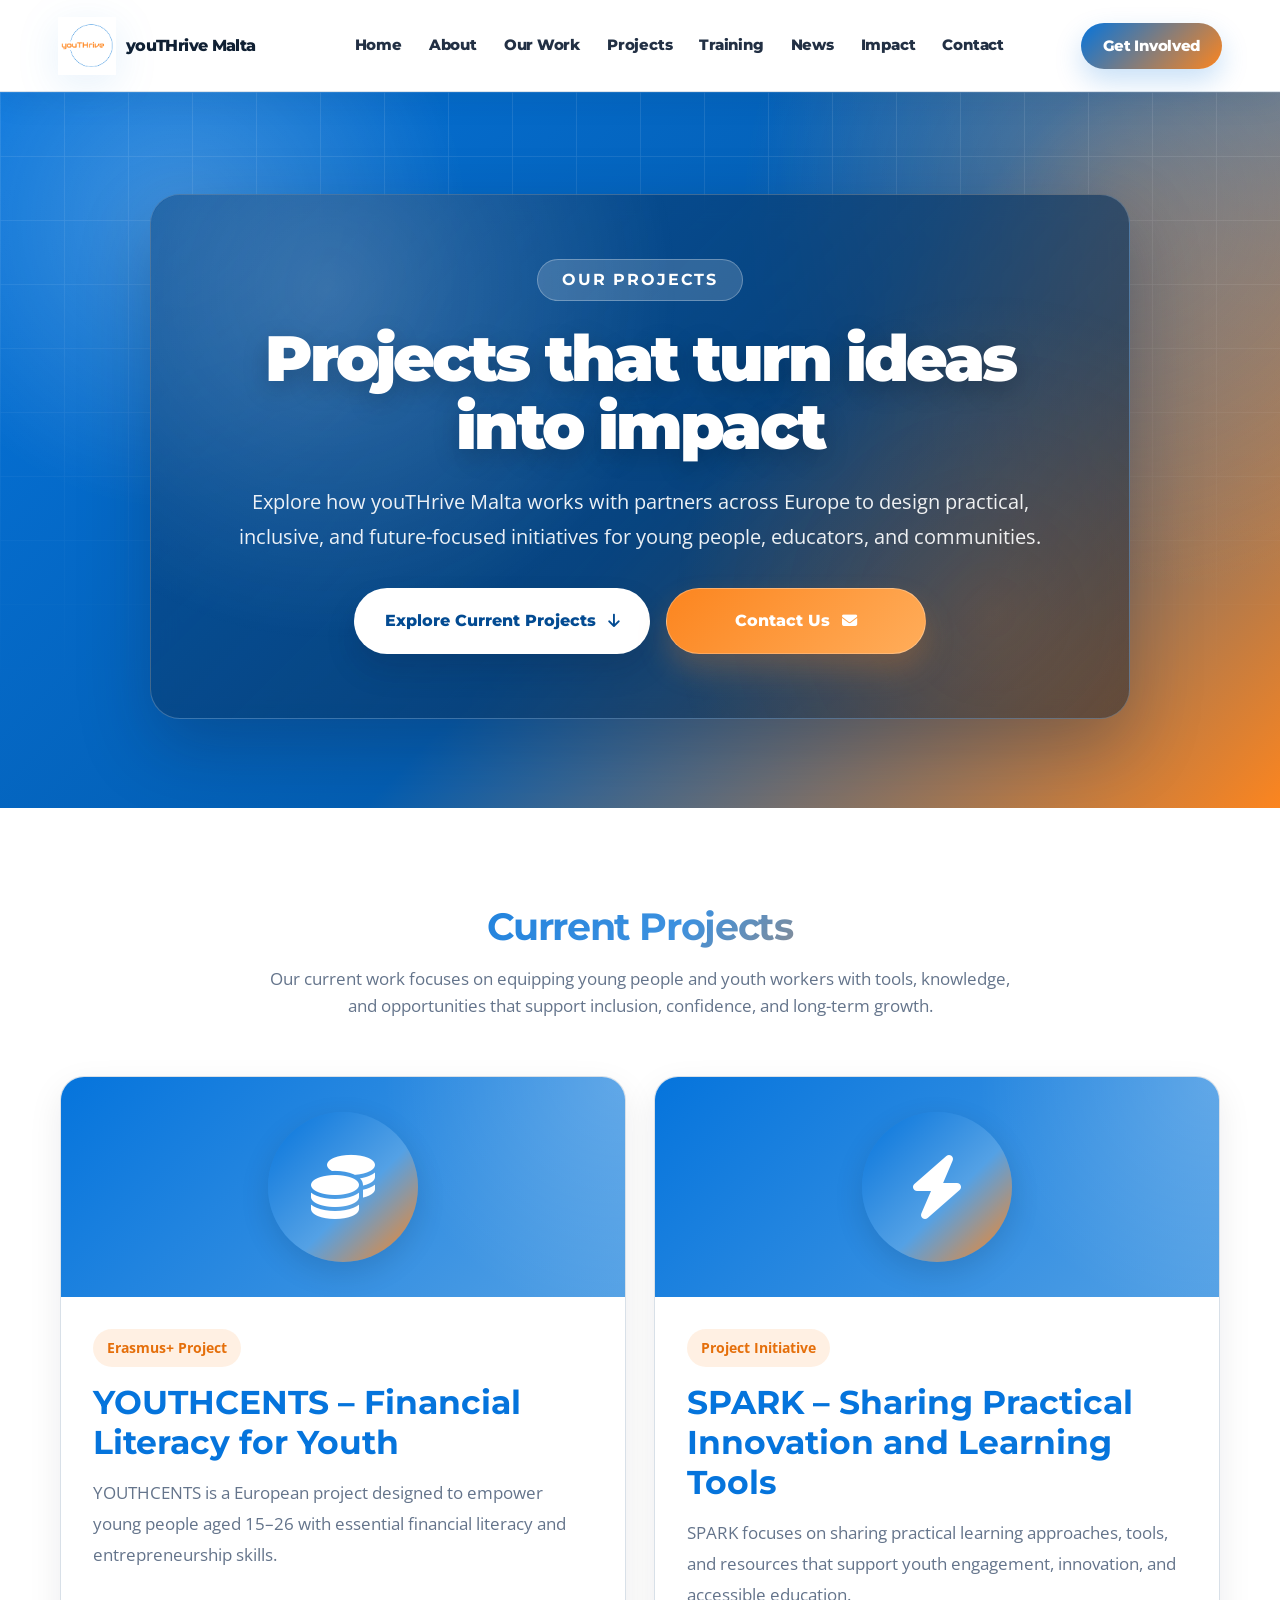
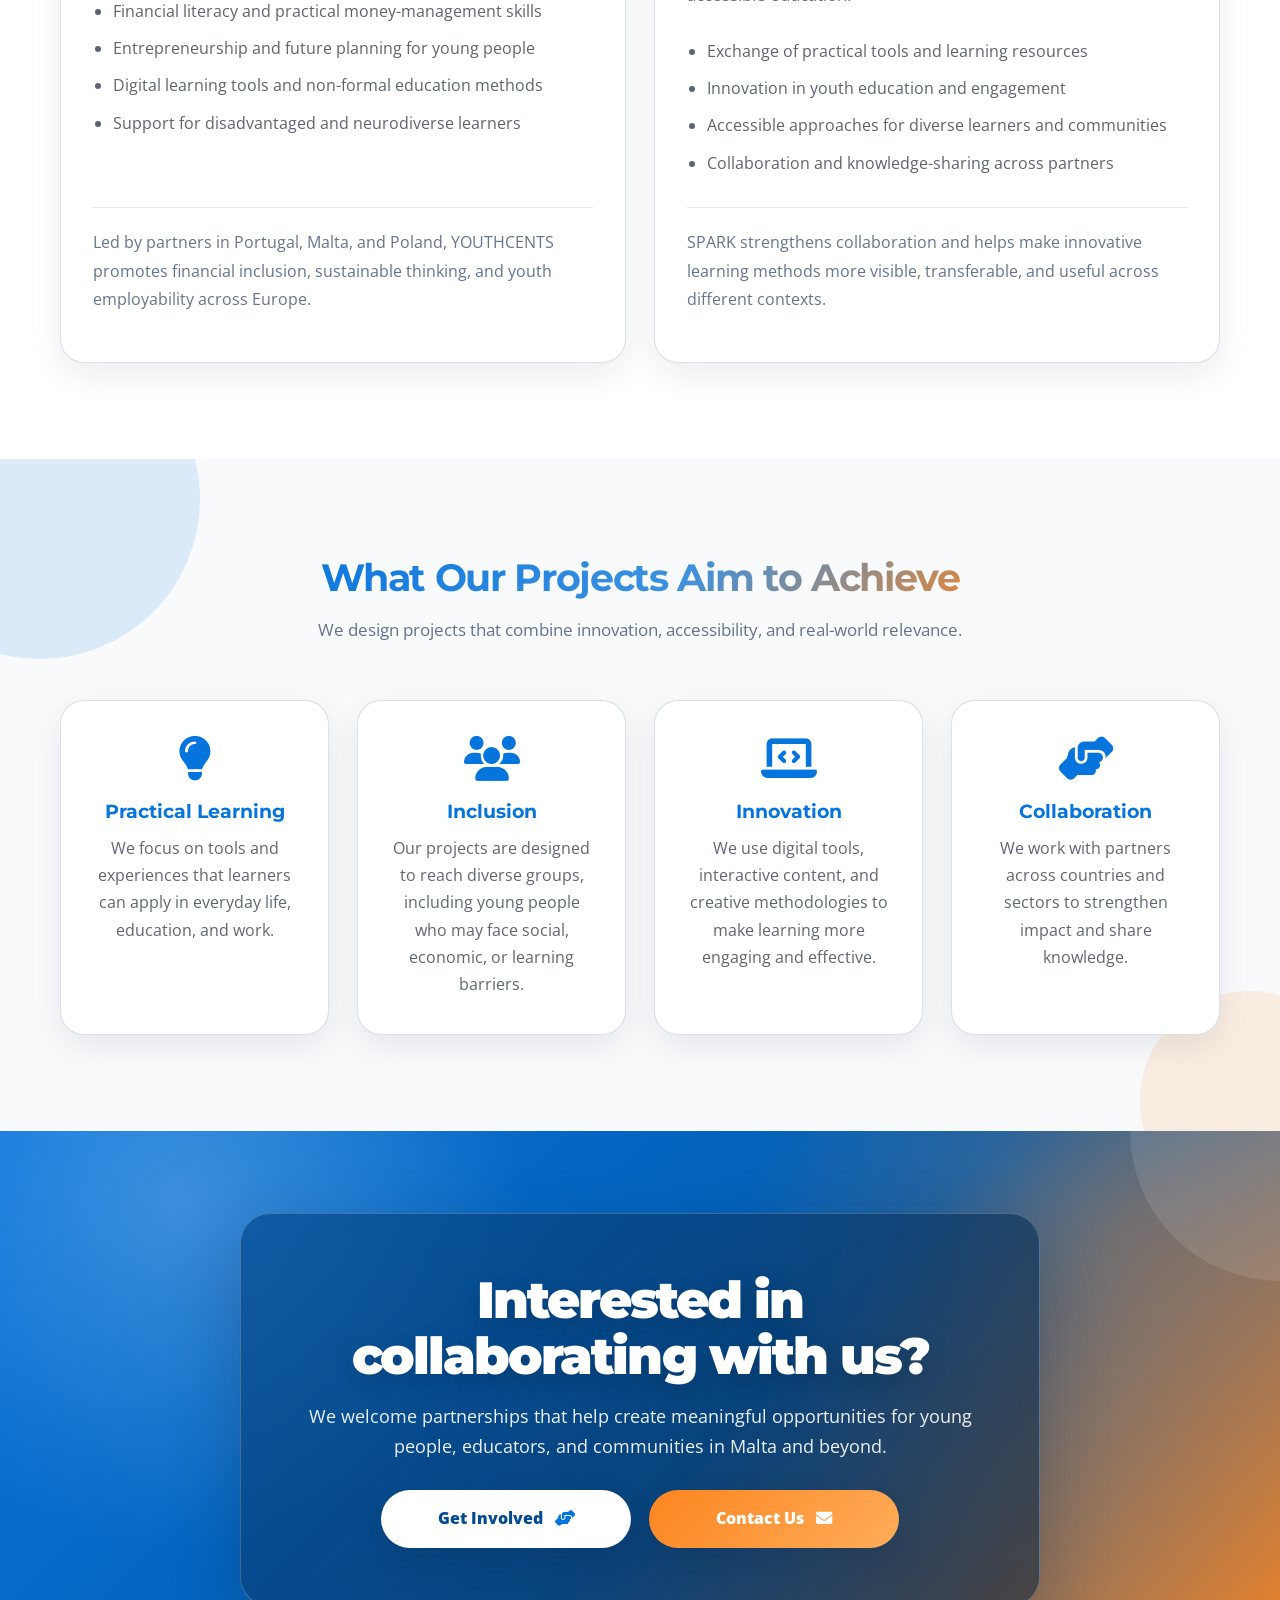
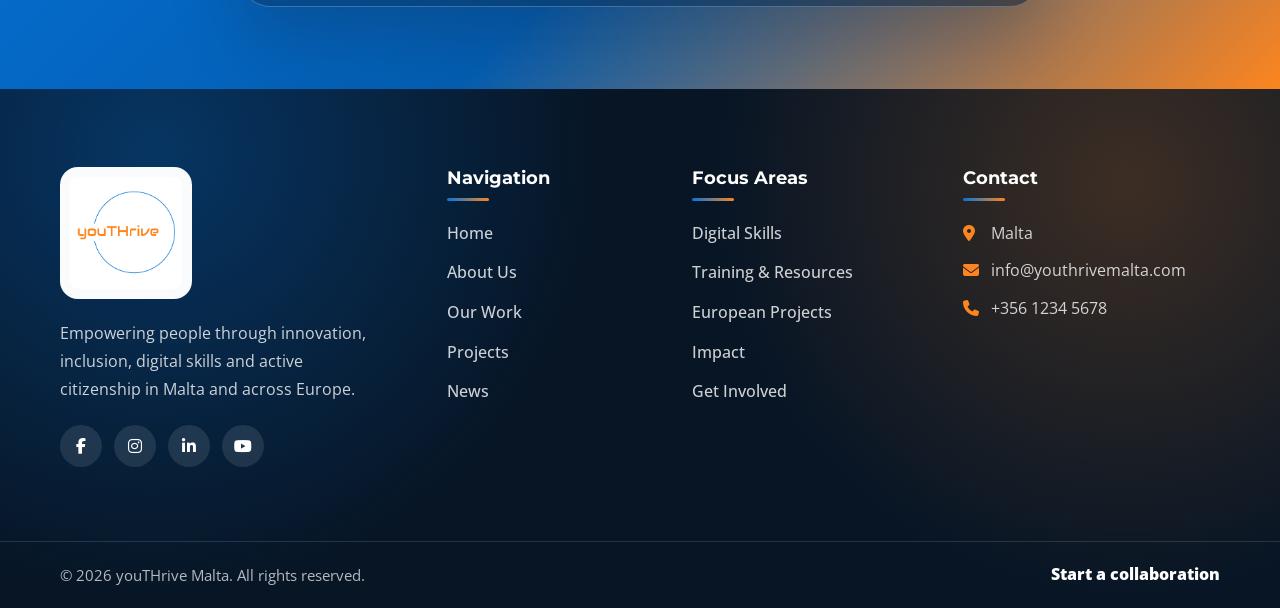
<file: src/pages/projects.html>
<!doctype html>
<html lang="en">
  <head>
    <meta charset="UTF-8" />
    <meta name="viewport" content="width=device-width, initial-scale=1.0" />
    <title>Projects - youTHrive Malta</title>

    <link rel="stylesheet" href="../../public/assets/css/style.css" />
    <link rel="stylesheet" href="../../public/assets/css/projects.css" />

        <link rel="stylesheet" href="../../public/assets/css/design-refresh.css" />
<link
      href="https://fonts.googleapis.com/css2?family=Montserrat:wght@400;600;700;800&family=Open+Sans:wght@300;400;600;700&display=swap"
      rel="stylesheet"
    />
    <link
      rel="stylesheet"
      href="https://cdnjs.cloudflare.com/ajax/libs/font-awesome/6.7.2/css/all.min.css"
    />
    <link rel="stylesheet" href="https://unpkg.com/aos@next/dist/aos.css" />
  </head>
  <body>
    <div id="header-placeholder"></div>

    <section class="hero">
      <div class="container">
        <div class="hero-content" data-aos="fade-up">
          <span class="hero-tag">Our Projects</span>
          <h1>Projects that turn ideas into impact</h1>
          <p>
            Explore how youTHrive Malta works with partners across Europe to
            design practical, inclusive, and future-focused initiatives for
            young people, educators, and communities.
          </p>
          <div class="hero-buttons">
            <a href="#current-projects" class="btn btn-secondary">
              Explore Current Projects <i class="fas fa-arrow-down"></i>
            </a>
            <a href="contact.html" class="btn btn-outline-light">
              Contact Us <i class="fas fa-envelope"></i>
            </a>
          </div>
        </div>
      </div>
    </section>

    <main>
      <section id="current-projects" class="projects-section">
        <div class="container">
          <div class="section-title" data-aos="fade-up">
            <h2>Current Projects</h2>
            <p>
              Our current work focuses on equipping young people and youth
              workers with tools, knowledge, and opportunities that support
              inclusion, confidence, and long-term growth.
            </p>
          </div>

          <div class="projects-showcase">
            <!-- Project 1 -->
            <article
              class="project-card project-card-featured"
              data-aos="fade-up"
              data-aos-delay="100"
            >
              <div class="project-card-media">
                <div class="project-icon-wrap">
                  <i class="fas fa-coins"></i>
                </div>
              </div>

              <div class="project-card-content">
                <div class="project-badge">Erasmus+ Project</div>
                <h3>YOUTHCENTS – Financial Literacy for Youth</h3>
                <p class="project-lead">
                  YOUTHCENTS is a European project designed to empower young
                  people aged 15–26 with essential financial literacy and
                  entrepreneurship skills.
                </p>

                <ul class="project-points">
                  <li>
                    Financial literacy and practical money-management skills
                  </li>
                  <li>Entrepreneurship and future planning for young people</li>
                  <li>
                    Digital learning tools and non-formal education methods
                  </li>
                  <li>Support for disadvantaged and neurodiverse learners</li>
                </ul>

                <p class="project-footer-text">
                  Led by partners in Portugal, Malta, and Poland, YOUTHCENTS
                  promotes financial inclusion, sustainable thinking, and youth
                  employability across Europe.
                </p>
              </div>
            </article>

            <!-- Project 2 -->
            <article
              class="project-card"
              data-aos="fade-up"
              data-aos-delay="200"
            >
              <div class="project-card-media">
                <div class="project-icon-wrap">
                  <i class="fas fa-bolt"></i>
                </div>
              </div>

              <div class="project-card-content">
                <div class="project-badge">Project Initiative</div>
                <h3>SPARK – Sharing Practical Innovation and Learning Tools</h3>
                <p class="project-lead">
                  SPARK focuses on sharing practical learning approaches, tools,
                  and resources that support youth engagement, innovation, and
                  accessible education.
                </p>

                <ul class="project-points">
                  <li>Exchange of practical tools and learning resources</li>
                  <li>Innovation in youth education and engagement</li>
                  <li>
                    Accessible approaches for diverse learners and communities
                  </li>
                  <li>Collaboration and knowledge-sharing across partners</li>
                </ul>

                <p class="project-footer-text">
                  SPARK strengthens collaboration and helps make innovative
                  learning methods more visible, transferable, and useful across
                  different contexts.
                </p>
              </div>
            </article>
          </div>
        </div>
      </section>

      <!-- Project Values -->
      <section class="project-values section-with-circles">
        <div class="container">
          <div class="section-title" data-aos="fade-up">
            <h2>What Our Projects Aim to Achieve</h2>
            <p>
              We design projects that combine innovation, accessibility, and
              real-world relevance.
            </p>
          </div>

          <div class="values-grid">
            <div class="value-card" data-aos="fade-up" data-aos-delay="100">
              <i class="fas fa-lightbulb"></i>
              <h3>Practical Learning</h3>
              <p>
                We focus on tools and experiences that learners can apply in
                everyday life, education, and work.
              </p>
            </div>

            <div class="value-card" data-aos="fade-up" data-aos-delay="200">
              <i class="fas fa-users"></i>
              <h3>Inclusion</h3>
              <p>
                Our projects are designed to reach diverse groups, including
                young people who may face social, economic, or learning
                barriers.
              </p>
            </div>

            <div class="value-card" data-aos="fade-up" data-aos-delay="300">
              <i class="fas fa-laptop-code"></i>
              <h3>Innovation</h3>
              <p>
                We use digital tools, interactive content, and creative
                methodologies to make learning more engaging and effective.
              </p>
            </div>

            <div class="value-card" data-aos="fade-up" data-aos-delay="400">
              <i class="fas fa-handshake-angle"></i>
              <h3>Collaboration</h3>
              <p>
                We work with partners across countries and sectors to strengthen
                impact and share knowledge.
              </p>
            </div>
          </div>
        </div>
      </section>

      <!-- CTA -->
      <section class="cta-section">
        <div class="container">
          <div class="cta-content" data-aos="fade-up">
            <h2>Interested in collaborating with us?</h2>
            <p>
              We welcome partnerships that help create meaningful opportunities
              for young people, educators, and communities in Malta and beyond.
            </p>
            <div class="cta-buttons">
              <a href="get-involved.html" class="btn btn-light">
                Get Involved <i class="fas fa-hands-helping"></i>
              </a>
              <a href="contact.html" class="btn btn-outline-light">
                Contact Us <i class="fas fa-envelope"></i>
              </a>
            </div>
          </div>
        </div>
      </section>
    </main>

    <div id="footer-placeholder"></div>

    <script src="../../public/assets/js/main.js"></script>
    <script src="../../public/assets/js/projects.js"></script>
    <script src="https://unpkg.com/aos@next/dist/aos.js"></script>
  </body>
</html>
</file>
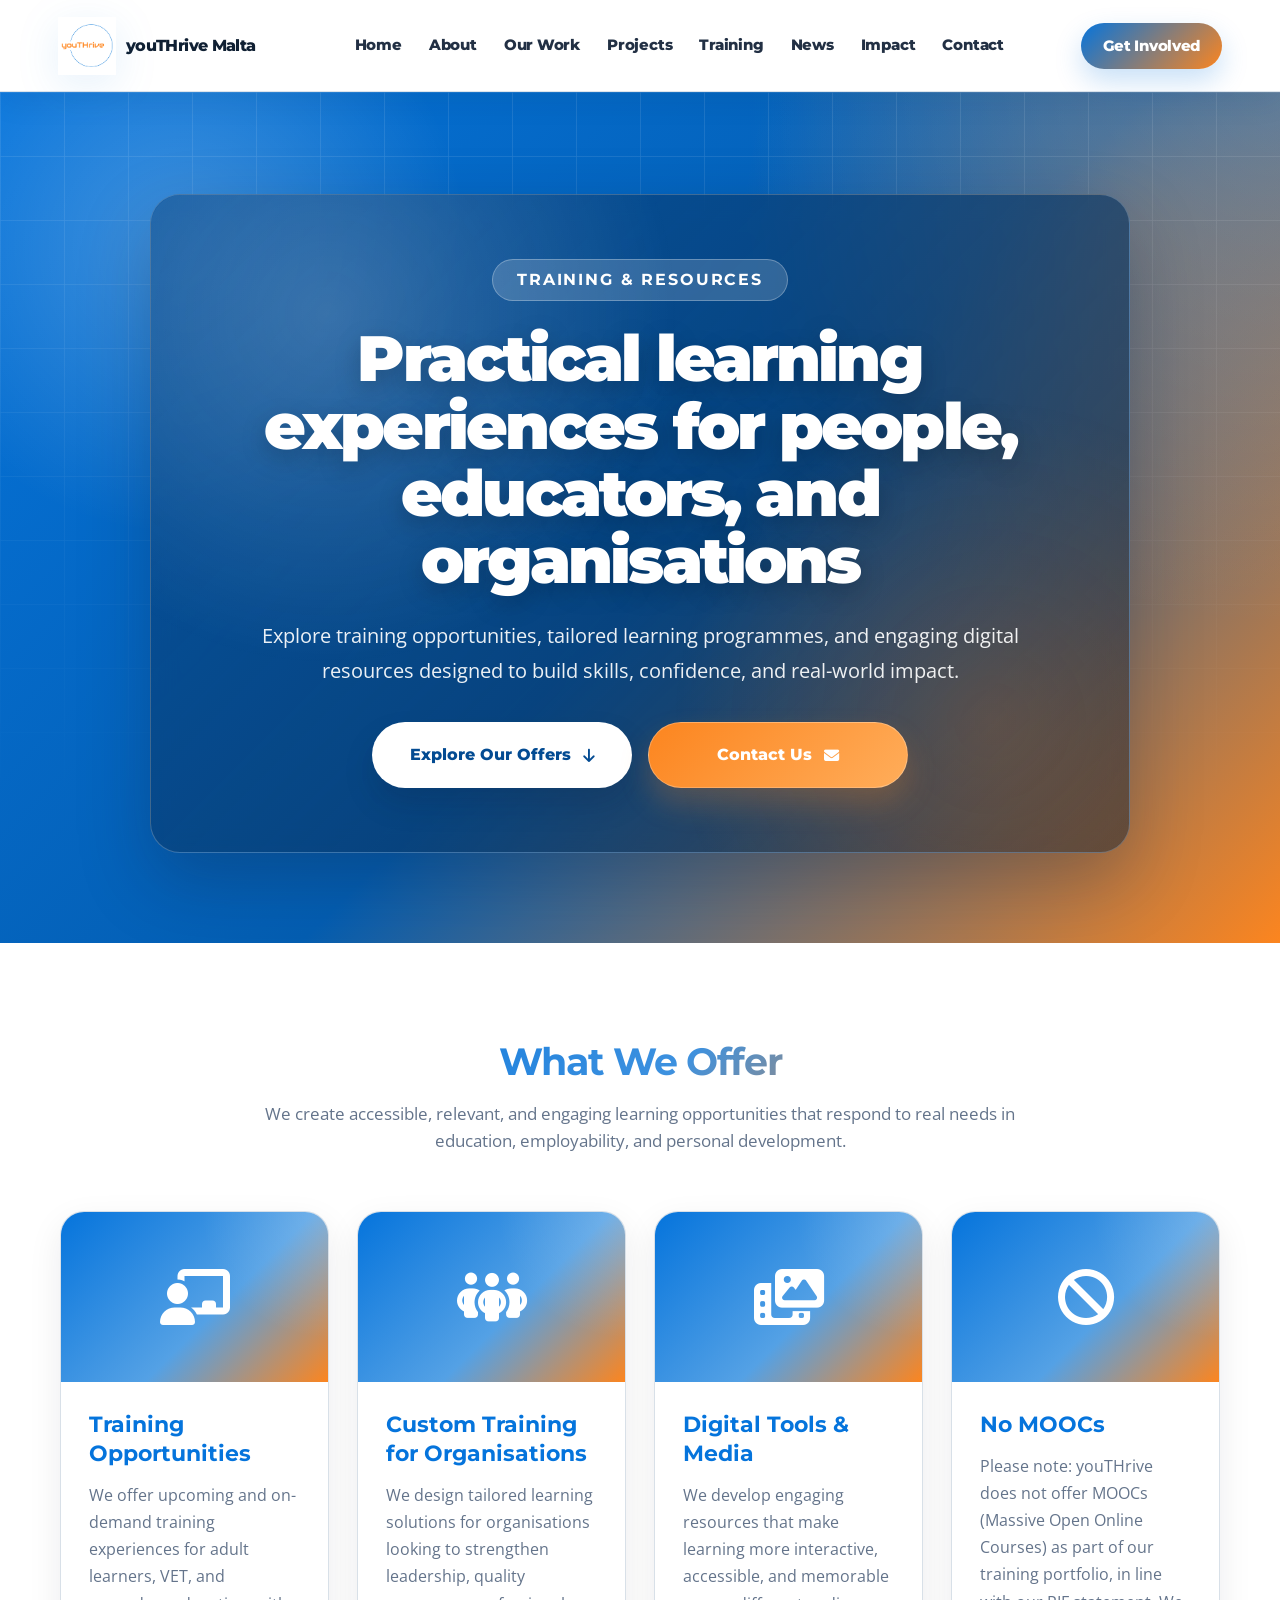
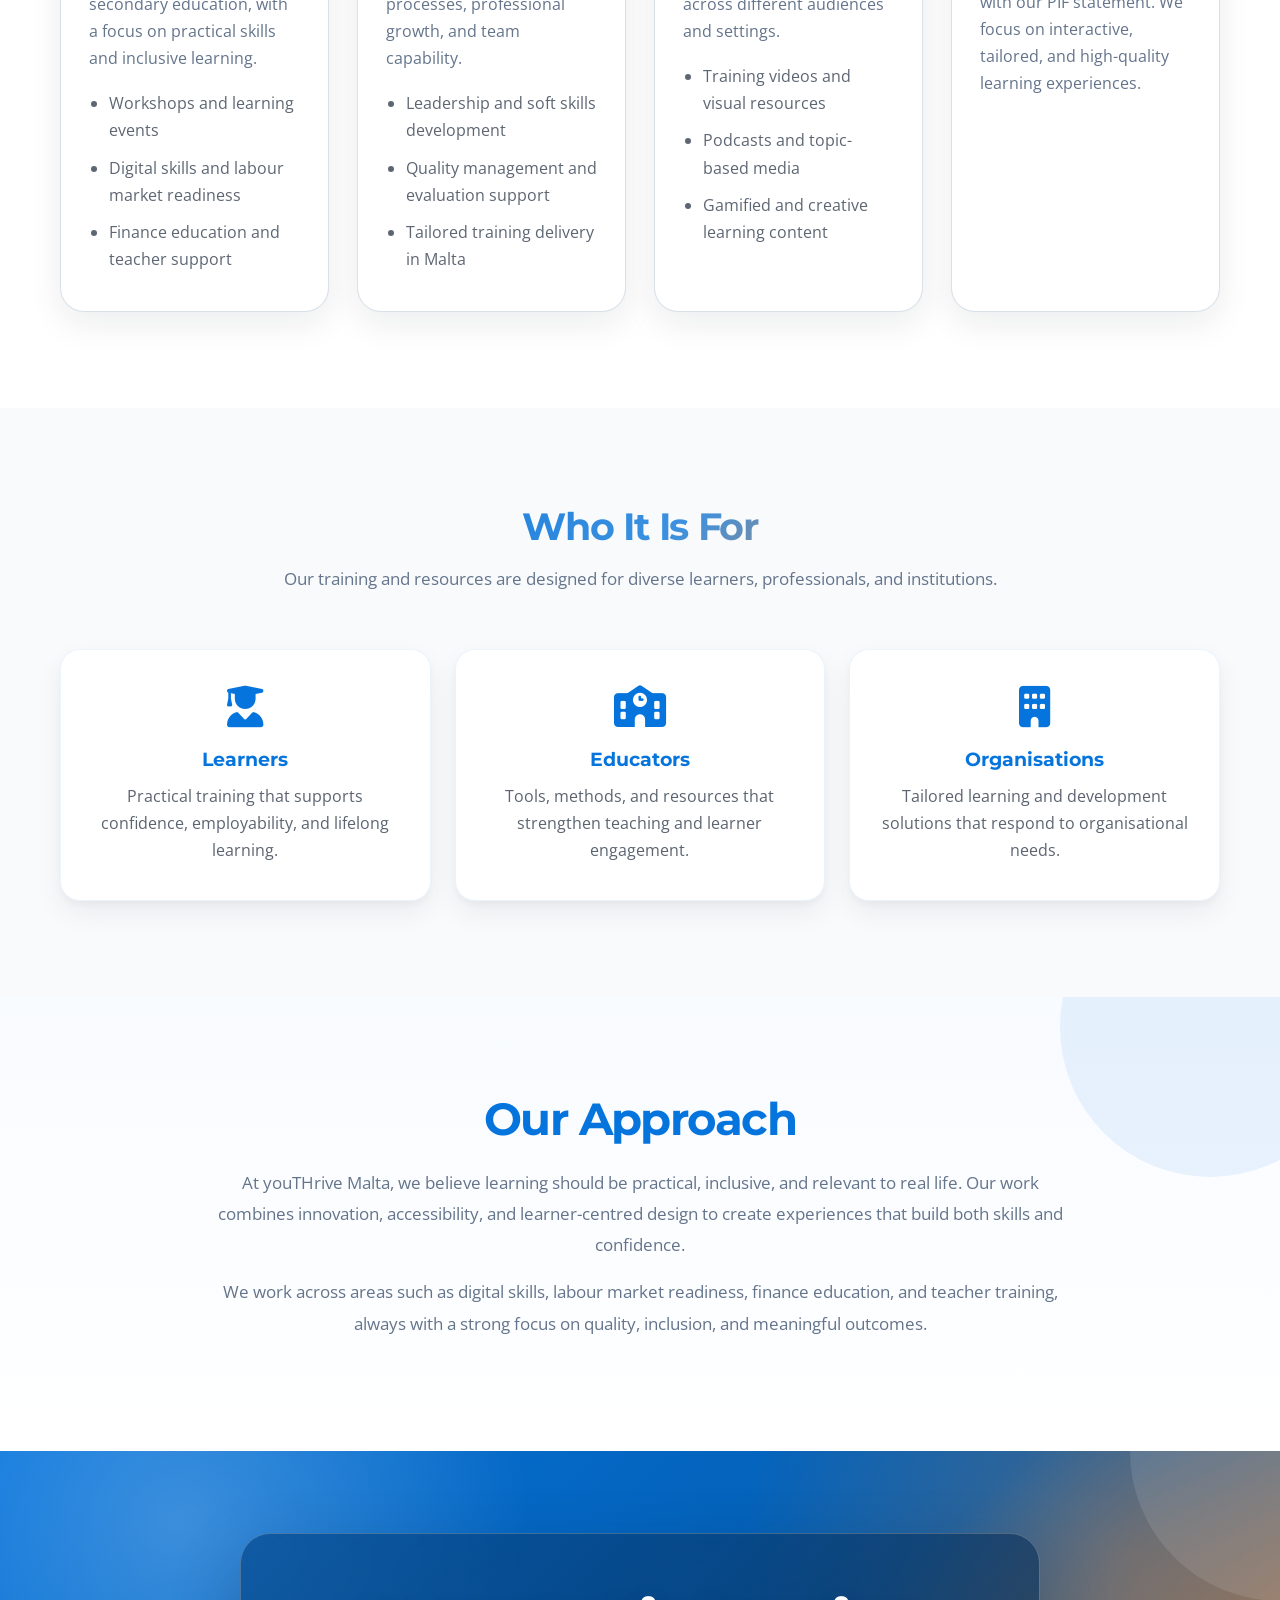
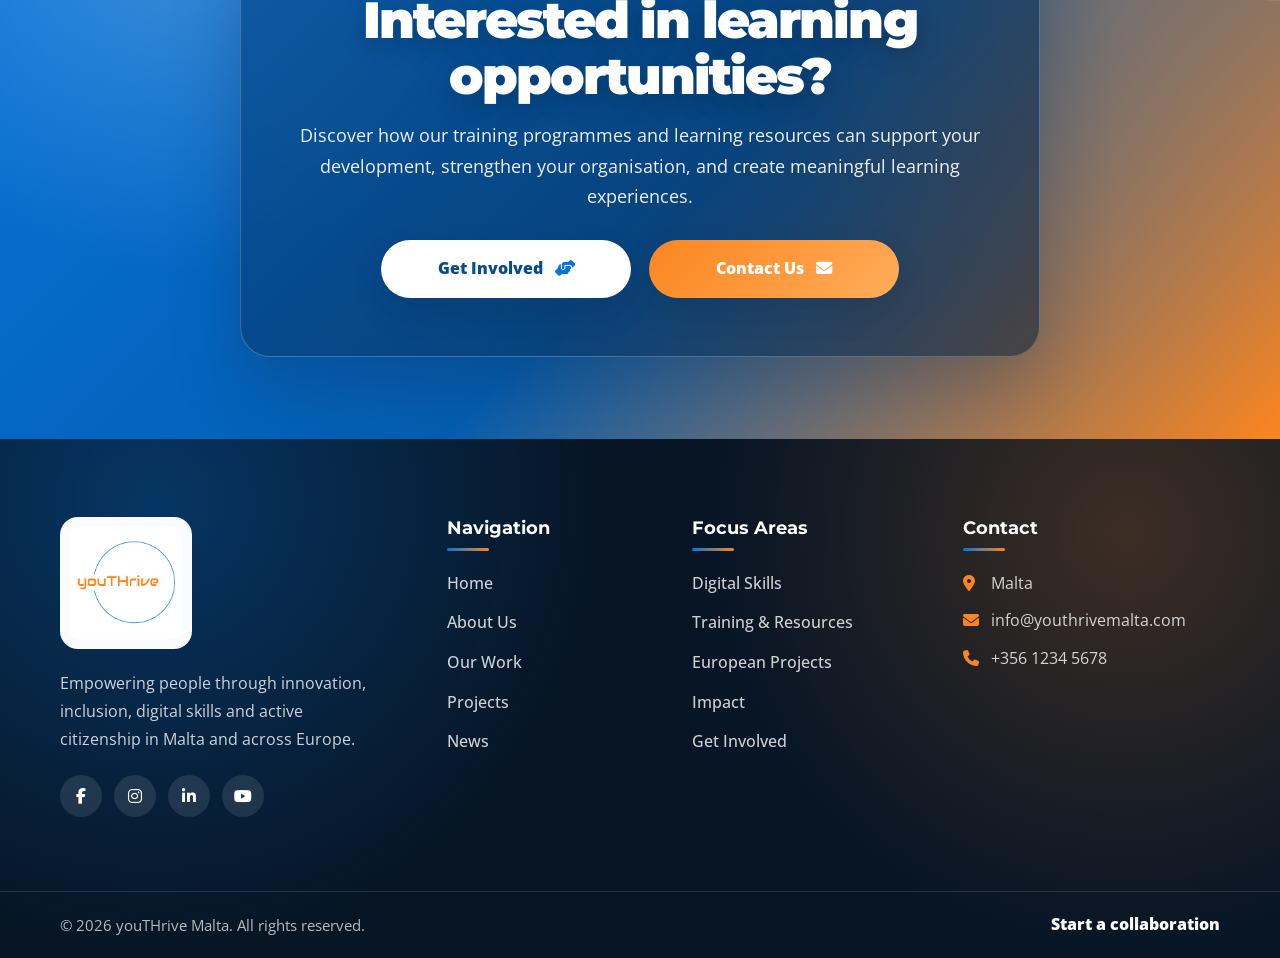
<file: src/pages/training.html>
<!doctype html>
<html lang="en">
  <head>
    <meta charset="UTF-8" />
    <meta name="viewport" content="width=device-width, initial-scale=1.0" />
    <title>Training & Resources - youTHrive Malta</title>

    <link rel="stylesheet" href="../../public/assets/css/style.css" />
    <link rel="stylesheet" href="../../public/assets/css/training.css" />

        <link rel="stylesheet" href="../../public/assets/css/design-refresh.css" />
<link
      rel="stylesheet"
      href="https://cdnjs.cloudflare.com/ajax/libs/font-awesome/6.7.2/css/all.min.css"
    />
    <link
      href="https://fonts.googleapis.com/css2?family=Montserrat:wght@400;600;700;800&family=Open+Sans:wght@300;400;600;700&display=swap"
      rel="stylesheet"
    />
    <link rel="stylesheet" href="https://unpkg.com/aos@next/dist/aos.css" />
  </head>
  <body class="page-training">
    <div id="header-placeholder"></div>

    <section class="hero">
      <div class="container">
        <div class="hero-content" data-aos="fade-up">
          <span class="hero-tag">Training & Resources</span>
          <h1>
            Practical learning experiences for people, educators, and
            organisations
          </h1>
          <p>
            Explore training opportunities, tailored learning programmes, and
            engaging digital resources designed to build skills, confidence, and
            real-world impact.
          </p>
          <div class="hero-buttons">
            <a href="#training-offers" class="btn btn-secondary">
              Explore Our Offers <i class="fas fa-arrow-down"></i>
            </a>
            <a href="contact.html" class="btn btn-outline-light">
              Contact Us <i class="fas fa-envelope"></i>
            </a>
          </div>
        </div>
      </div>
    </section>

    <main>
      <section id="training-offers" class="offers-section">
        <div class="container">
          <div class="section-title" data-aos="fade-up">
            <h2>What We Offer</h2>
            <p>
              We create accessible, relevant, and engaging learning
              opportunities that respond to real needs in education,
              employability, and personal development.
            </p>
          </div>

          <div class="offers-grid">
            <article class="offer-card" data-aos="fade-up" data-aos-delay="100">
              <div class="offer-icon">
                <i class="fas fa-chalkboard-teacher"></i>
              </div>
              <div class="offer-content">
                <h3>Training Opportunities</h3>
                <p>
                  We offer upcoming and on-demand training experiences for adult
                  learners, VET, and secondary education, with a focus on
                  practical skills and inclusive learning.
                </p>
                <ul>
                  <li>Workshops and learning events</li>
                  <li>Digital skills and labour market readiness</li>
                  <li>Finance education and teacher support</li>
                </ul>
              </div>
            </article>

            <article class="offer-card" data-aos="fade-up" data-aos-delay="200">
              <div class="offer-icon">
                <i class="fas fa-people-group"></i>
              </div>
              <div class="offer-content">
                <h3>Custom Training for Organisations</h3>
                <p>
                  We design tailored learning solutions for organisations
                  looking to strengthen leadership, quality processes,
                  professional growth, and team capability.
                </p>
                <ul>
                  <li>Leadership and soft skills development</li>
                  <li>Quality management and evaluation support</li>
                  <li>Tailored training delivery in Malta</li>
                </ul>
              </div>
            </article>

            <article class="offer-card" data-aos="fade-up" data-aos-delay="300">
              <div class="offer-icon">
                <i class="fas fa-photo-film"></i>
              </div>
              <div class="offer-content">
                <h3>Digital Tools & Media</h3>
                <p>
                  We develop engaging resources that make learning more
                  interactive, accessible, and memorable across different
                  audiences and settings.
                </p>
                <ul>
                  <li>Training videos and visual resources</li>
                  <li>Podcasts and topic-based media</li>
                  <li>Gamified and creative learning content</li>
                </ul>
              </div>
            </article>

            <article class="offer-card" data-aos="fade-up" data-aos-delay="400">
              <div class="offer-icon">
                <i class="fas fa-ban"></i>
              </div>

              <div class="offer-content">
                <h3>No MOOCs</h3>

                <p>
                  Please note: youTHrive does not offer MOOCs (Massive Open
                  Online Courses) as part of our training portfolio, in line
                  with our PIF statement. We focus on interactive, tailored, and
                  high-quality learning experiences.
                </p>
              </div>
            </article>
          </div>
        </div>
      </section>

      <section class="audience-section">
        <div class="container">
          <div class="section-title" data-aos="fade-up">
            <h2>Who It Is For</h2>
            <p>
              Our training and resources are designed for diverse learners,
              professionals, and institutions.
            </p>
          </div>

          <div class="audience-grid">
            <div class="audience-card" data-aos="fade-up" data-aos-delay="100">
              <i class="fas fa-user-graduate"></i>
              <h3>Learners</h3>
              <p>
                Practical training that supports confidence, employability, and
                lifelong learning.
              </p>
            </div>

            <div class="audience-card" data-aos="fade-up" data-aos-delay="200">
              <i class="fas fa-school"></i>
              <h3>Educators</h3>
              <p>
                Tools, methods, and resources that strengthen teaching and
                learner engagement.
              </p>
            </div>

            <div class="audience-card" data-aos="fade-up" data-aos-delay="300">
              <i class="fas fa-building"></i>
              <h3>Organisations</h3>
              <p>
                Tailored learning and development solutions that respond to
                organisational needs.
              </p>
            </div>
          </div>
        </div>
      </section>

      <section class="mission">
        <div class="container">
          <div class="mission-content" data-aos="fade-up">
            <h2>Our Approach</h2>
            <p>
              At youTHrive Malta, we believe learning should be practical,
              inclusive, and relevant to real life. Our work combines
              innovation, accessibility, and learner-centred design to create
              experiences that build both skills and confidence.
            </p>
            <p>
              We work across areas such as digital skills, labour market
              readiness, finance education, and teacher training, always with a
              strong focus on quality, inclusion, and meaningful outcomes.
            </p>
          </div>
        </div>
      </section>

      <section class="cta-section">
        <div class="container">
          <div class="cta-content" data-aos="fade-up">
            <h2>Interested in learning opportunities?</h2>
            <p>
              Discover how our training programmes and learning resources can
              support your development, strengthen your organisation, and create
              meaningful learning experiences.
            </p>
            <div class="cta-buttons">
              <a href="get-involved.html" class="btn btn-light">
                Get Involved <i class="fas fa-hands-helping"></i>
              </a>
              <a href="contact.html" class="btn btn-outline-light">
                Contact Us <i class="fas fa-envelope"></i>
              </a>
            </div>
          </div>
        </div>
      </section>
    </main>

    <div id="footer-placeholder"></div>

    <script src="../../public/assets/js/main.js"></script>
    <script src="../../public/assets/js/training.js"></script>
    <script src="https://unpkg.com/aos@next/dist/aos.js"></script>
  </body>
</html>
</file>
<file: public/assets/css/style.css>
:root {
  --science-blue: #0574dc;
  --science-blue-dark: #045eb2;
  --ecstasy: #fc851f;
  --ecstasy-dark: #e56f0b;
  --geyser: #d6dfe7;
  --picton-blue: #54a1e5;
  --text-dark: #1f2937;
  --text-muted: #5b6470;
  --text-light: #ffffff;
  --surface: #ffffff;
  --surface-alt: #f8fafc;
  --border: #e5e7eb;

  --container-width: 1200px;
  --container-padding: 0 20px;
  --section-padding: 96px 0;

  --header-height: 90px;

  --radius-sm: 8px;
  --radius-md: 14px;
  --radius-lg: 24px;

  --shadow-sm: 0 6px 18px rgba(0, 0, 0, 0.06);
  --shadow-md: 0 12px 30px rgba(0, 0, 0, 0.1);

  --transition: 0.3s ease;
}

*,
*::before,
*::after {
  box-sizing: border-box;
}

html {
  scroll-behavior: smooth;
}

body {
  margin: 0;
  font-family: "Open Sans", Arial, sans-serif;
  line-height: 1.6;
  color: var(--text-dark);
  background-color: var(--surface);
  overflow-x: hidden;
  padding-top: var(--header-height);
}

html,
body {
  max-width: 100%;
  overflow-x: hidden;
}

section,
.container {
  max-width: 100%;
}

.mission,
.hero,
.why-matters,
.contact-section,
.map-section,
.cta-section {
  overflow: hidden;
}

img {
  max-width: 100%;
  display: block;
}

a {
  color: var(--science-blue);
  text-decoration: none;
  transition:
    color var(--transition),
    background-color var(--transition),
    border-color var(--transition),
    transform var(--transition);
}

a:hover {
  color: var(--ecstasy);
}

h1,
h2,
h3,
h4,
h5,
h6 {
  margin: 0 0 16px;
  font-family: "Montserrat", Arial, sans-serif;
  line-height: 1.2;
}

p {
  margin: 0 0 16px;
}

.container {
  width: min(100%, var(--container-width));
  margin: 0 auto;
  padding: var(--container-padding);
}

.section {
  padding: var(--section-padding);
}

.btn {
  display: inline-flex;
  align-items: center;
  gap: 10px;
  justify-content: center;
  min-height: 48px;
  padding: 12px 24px;
  border: 2px solid transparent;
  border-radius: 999px;
  font-weight: 700;
  cursor: pointer;
  transition: all var(--transition);
}

.btn:hover {
  transform: translateY(-2px);
}

.btn-primary {
  background: var(--science-blue);
  color: var(--text-light);
  border-color: var(--science-blue);
}

.btn-primary:hover {
  background: var(--science-blue-dark);
  border-color: var(--science-blue-dark);
  color: var(--text-light);
}

.btn-secondary {
  background: var(--ecstasy);
  color: var(--text-light);
  border-color: var(--ecstasy);
}

.btn-secondary:hover {
  background: var(--ecstasy-dark);
  border-color: var(--ecstasy-dark);
  color: var(--text-light);
}

.btn-light {
  background: #fff;
  color: var(--science-blue);
  border-color: #fff;
}

.btn-light:hover {
  background: transparent;
  color: #fff;
  border-color: #fff;
}

.btn-outline-light {
  background: transparent;
  color: #fff;
  border-color: rgba(255, 255, 255, 0.8);
}

.btn-outline-light:hover {
  background: #fff;
  color: var(--science-blue);
  border-color: #fff;
}

.section-title {
  text-align: center;
  max-width: 760px;
  margin: 0 auto 56px;
}

.section-title h2 {
  font-size: clamp(2rem, 3vw, 2.75rem);
  color: var(--science-blue);
}

.section-title p {
  color: var(--text-muted);
  font-size: 1.05rem;
}

/* Header */
header {
  position: fixed;
  top: 0;
  left: 0;
  width: 100%;
  z-index: 1000;
  background: #ffffff;
  backdrop-filter: blur(10px);
  box-shadow: 0 2px 12px rgba(0, 0, 0, 0.06);
}

.header-container {
  display: flex;
  align-items: center;
  justify-content: space-between;
  min-height: var(--header-height);
}

.logo img {
  height: 64px;
  width: auto;
  transition: transform 0.3s ease;
}

.logo img:hover {
  transform: scale(1.05);
}

.nav-menu {
  display: flex;
  align-items: center;
  gap: 24px;
  list-style: none;
  margin: 0;
  padding: 0;
}

.nav-menu a {
  color: var(--text-dark);
  font-weight: 600;
}

.nav-menu a:hover,
.nav-menu a:focus {
  color: var(--science-blue);
}

.mobile-menu-toggle {
  display: none;
  background: none;
  border: 0;
  font-size: 1.5rem;
  cursor: pointer;
}

/* Footer */
.site-footer {
  background: linear-gradient(180deg, #0f172a 0%, #111827 100%);
  color: #fff;
  padding: 72px 0 24px;
}

.footer-container {
  display: grid;
  grid-template-columns: 1.35fr 1fr 1fr 1fr;
  gap: 40px;
  margin-bottom: 36px;
  align-items: start;
}

.footer-brand {
  max-width: 320px;
}

.footer-logo {
  margin-bottom: 18px;
}

.footer-logo img {
  width: 120px;
  height: auto;
  border-radius: 12px;
  background: #fff;
  padding: 8px;
}

.footer-brand p {
  color: rgba(255, 255, 255, 0.82);
  margin-bottom: 22px;
  line-height: 1.8;
  font-size: 0.98rem;
}

.footer-contact h4 {
  color: var(--ecstasy);
  margin-bottom: 18px;
  font-size: 1.1rem;
}

.footer-links h4 {
  color: var(--ecstasy);
  font-size: 1.1rem;
  margin-bottom: 18px;
  font-weight: 700;
}

.footer-contact ul {
  list-style: none;
  margin: 0;
  padding: 0;
}

.footer-contact li {
  margin-bottom: 12px;
}

.footer-links ul {
  list-style: none;
  margin: 0;
  padding: 0;
}

.footer-links li {
  margin-bottom: 14px;
}

.footer-links a {
  color: rgba(255, 255, 255, 0.85);
  font-weight: 500;
  transition:
    color 0.25s ease,
    transform 0.25s ease;
}

.footer-contact a {
  color: rgba(255, 255, 255, 0.88);
  transition:
    color var(--transition),
    transform var(--transition);
}

.footer-contact a:hover,
.social-icons a:hover {
  color: var(--ecstasy);
}

.footer-links a:hover {
  color: var(--ecstasy);
  transform: translateX(4px);
}

.footer-contact li {
  display: flex;
  align-items: flex-start;
  gap: 12px;
  color: rgba(255, 255, 255, 0.88);
}

.footer-contact i {
  color: var(--ecstasy);
  margin-top: 4px;
  min-width: 16px;
}

.social-icons {
  display: flex;
  flex-wrap: wrap;
  gap: 12px;
  margin-top: 10px;
}

.social-icons a {
  width: 42px;
  height: 42px;
  border-radius: 50%;
  display: inline-flex;
  align-items: center;
  justify-content: center;
  background: rgba(255, 255, 255, 0.08);
  color: #fff;
  transition:
    background-color var(--transition),
    color var(--transition),
    transform var(--transition);
}

.social-icons a:hover {
  background: rgba(252, 133, 31, 0.16);
  transform: translateY(-2px);
}

.footer-bottom {
  border-top: 1px solid rgba(255, 255, 255, 0.1);
  padding-top: 22px;
  text-align: center;
}

.footer-bottom p {
  margin: 0;
  font-size: 0.95rem;
  color: rgba(255, 255, 255, 0.72);
}

/* Focus */
a:focus-visible,
button:focus-visible {
  outline: 3px solid rgba(5, 116, 220, 0.35);
  outline-offset: 3px;
}

@media (max-width: 992px) {
  .footer-container {
    grid-template-columns: 1fr 1fr;
    gap: 32px;
  }

  .footer-brand {
    max-width: 100%;
  }
}

@media (max-width: 768px) {
  .section {
    padding: 72px 0;
  }

  header {
    background: #fff;
  }

  .header-container {
    min-height: 72px;
    position: relative;
    padding: 0 16px;
  }

  .logo {
    display: flex;
    align-items: center;
  }

  .logo img {
    height: 52px;
    width: auto;
  }

  nav {
    display: flex;
    align-items: center;
  }

  .mobile-menu-toggle {
    display: flex;
    align-items: center;
    justify-content: center;
    width: 44px;
    height: 44px;
    background: none;
    border: 0;
    font-size: 1.4rem;
    cursor: pointer;
    color: var(--text-dark);
    z-index: 1002;
    position: relative;
  }

  .nav-menu {
    position: fixed;
    top: 72px;
    left: 0;
    width: 100%;
    height: calc(100vh - 72px);
    flex-direction: column;
    align-items: center;
    justify-content: flex-start;
    gap: 24px;
    padding: 32px 20px;
    background: #ffffff;
    list-style: none;
    margin: 0;
    transform: translateX(-100%);
    transition: transform var(--transition);
    z-index: 1001;
    overflow-y: auto;
  }

  .nav-menu.active {
    transform: translateX(0);
  }

  .nav-menu li {
    width: 100%;
    text-align: center;
  }

  .nav-menu a {
    display: block;
    width: 100%;
    font-size: 1.15rem;
    font-weight: 600;
    padding: 10px 0;
    color: var(--text-dark);
  }

  .footer-container {
    grid-template-columns: 1fr;
    gap: 28px;
  }

  .footer-logo img {
    width: 100px;
  }

  .site-footer {
    padding: 56px 0 24px;
  }
}

@media (max-width: 768px) {
  body {
    padding-top: 72px;
  }
}

@media (max-width: 768px) {
  .hero::before,
  .hero::after,
  .mission::before,
  .mission::after,
  .why-matters::before,
  .why-matters::after,
  .cta-section::before,
  .cta-section::after,
  .get-involved-hero::before,
  .get-involved-hero::after {
    display: none;
  }

  [data-aos="fade-left"],
  [data-aos="fade-right"] {
    transform: none !important;
    opacity: 1 !important;
  }
}
</file>
<file: public/assets/css/about-us.css>
.about-hero {
  background:
    linear-gradient(135deg, rgba(5, 116, 220, 0.88), rgba(252, 133, 31, 0.78)),
    url("../../../public/images/backgrounds/hero-background.jpg");

  background-size: cover;
  background-position: center;

  height: 80vh;

  display: flex;
  align-items: center;
  justify-content: center;

  padding: 100px 0 80px;

  color: white;
  text-align: center;

  position: relative;
  overflow: hidden;
}

.about-hero::before,
.about-hero::after {
  content: "";
  position: absolute;
  border-radius: 50%;
  background: rgba(255, 255, 255, 0.08);
}

.about-hero::before {
  width: 320px;
  height: 320px;
  top: -100px;
  right: -100px;
}

.about-hero::after {
  width: 220px;
  height: 220px;
  bottom: -80px;
  left: -80px;
}

.hero-content {
  max-width: 820px;
  margin: 0 auto;
  text-align: center;
  background: rgba(10, 22, 40, 0.28);
  backdrop-filter: blur(10px);
  border-radius: 24px;
  padding: 48px 32px;
  box-shadow: var(--shadow-md);
  position: relative;
  z-index: 1;
}

.hero-tag {
  display: inline-block;
  margin-bottom: 18px;
  padding: 8px 16px;
  border-radius: 999px;
  background: rgba(255, 255, 255, 0.16);
  color: #fff;
  font-size: 0.9rem;
  font-weight: 700;
  letter-spacing: 0.04em;
  text-transform: uppercase;
}

.eyebrow {
  display: inline-block;
  margin-bottom: 18px;
  padding: 8px 14px;
  border-radius: 999px;
  background: rgba(255, 255, 255, 0.14);
  font-size: 0.92rem;
  font-weight: 700;
  letter-spacing: 0.02em;
}

.about-hero h1 {
  font-size: clamp(2.4rem, 5vw, 4rem);
  margin-bottom: 1.25rem;
  font-weight: 800;
  line-height: 1.15;
}

.about-hero p {
  font-size: 1.15rem;
  opacity: 0.96;
  margin-bottom: 2rem;
  max-width: 650px;
  margin-left: auto;
  margin-right: auto;
}

.hero-buttons {
  display: flex;
  gap: 1rem;
  justify-content: center;
  flex-wrap: wrap;
}

.about-intro {
  padding: 90px 0;
  background: linear-gradient(180deg, #f8fbff 0%, #ffffff 100%);
}

.intro-card {
  max-width: 920px;
  margin: 0 auto;
  text-align: center;
  background: #fff;
  border-radius: 24px;
  padding: 48px 36px;
  box-shadow: 0 12px 32px rgba(5, 116, 220, 0.08);
  border: 1px solid rgba(5, 116, 220, 0.08);
}

.intro-card h2 {
  color: var(--science-blue);
  margin-bottom: 1.5rem;
  font-size: 2.4rem;
  position: relative;
  display: inline-block;
}

.intro-card h2::after {
  content: "";
  position: absolute;
  width: 80px;
  height: 4px;
  background-color: var(--ecstasy);
  bottom: -10px;
  left: 50%;
  transform: translateX(-50%);
}

.intro-card p {
  font-size: 1.08rem;
  line-height: 1.85;
  color: #4b5563;
  margin-bottom: 1.2rem;
}

.our-team {
  padding: 90px 0;
  background: #fff;
}

.section-title {
  text-align: center;
  margin-bottom: 3.5rem;
}

.section-title h2 {
  color: var(--science-blue);
  font-size: clamp(2rem, 3vw, 2.8rem);
  margin-bottom: 1rem;
  position: relative;
  display: inline-block;
}

.section-title h2::after {
  content: "";
  position: absolute;
  width: 80px;
  height: 4px;
  background-color: var(--ecstasy);
  bottom: -10px;
  left: 50%;
  transform: translateX(-50%);
}

.section-title p {
  color: #667085;
  font-size: 1.08rem;
}

.team-grid {
  display: grid;
  grid-template-columns: repeat(2, minmax(0, 1fr));
  gap: 32px;
  align-items: stretch;
}

.team-member {
  background: #fff;
  border-radius: 22px;
  overflow: hidden;
  box-shadow: 0 10px 30px rgba(5, 116, 220, 0.1);
  transition: all 0.3s ease;
  min-height: 100%;
  border: 1px solid rgba(5, 116, 220, 0.08);
}

.team-member:hover {
  transform: translateY(-8px);
  box-shadow: 0 18px 38px rgba(5, 116, 220, 0.16);
}

.member-image {
  width: 140px;
  height: 140px;
  margin: 32px auto 0;
  border-radius: 50%;
  overflow: hidden;
  box-shadow: 0 8px 22px rgba(5, 116, 220, 0.18);
  border: 4px solid #fff;
}

.member-image img {
  width: 100%;
  height: 100%;
  object-fit: cover;
}

.member-info {
  padding: 24px 28px 28px;
  display: flex;
  flex-direction: column;
  height: calc(100% - 172px);
  text-align: center;
}

.member-header {
  margin-bottom: 1.2rem;
}

.member-info h3 {
  color: var(--science-blue);
  margin-bottom: 0.45rem;
  font-size: 1.6rem;
  font-weight: 700;
}

.position {
  color: var(--ecstasy);
  font-weight: 700;
  font-size: 1rem;
  margin-bottom: 0;
}

.bio {
  display: flex;
  flex-direction: column;
  flex-grow: 1;
  margin-bottom: 1.2rem;
}

.bio-first,
.bio-rest {
  font-size: 0.97rem;
  line-height: 1.75;
  color: #555;
  text-align: left;
}

.bio-rest {
  display: none;
}

.read-more-btn {
  align-self: center;
  background: linear-gradient(135deg, var(--science-blue), var(--picton-blue));
  color: var(--text-light);
  border: none;
  border-radius: 999px;
  padding: 10px 22px;
  font-size: 0.92rem;
  font-weight: 700;
  margin-top: 18px;
  cursor: pointer;
  transition: all 0.3s ease;
  box-shadow: 0 6px 16px rgba(5, 116, 220, 0.18);
}

.read-more-btn:hover {
  background: linear-gradient(135deg, var(--ecstasy), var(--ecstasy-dark));
  transform: translateY(-2px);
}

.member-contact {
  margin-top: auto;
  background: linear-gradient(
    135deg,
    rgba(5, 116, 220, 0.07),
    rgba(84, 161, 229, 0.05)
  );
  border-radius: 16px;
  padding: 18px 18px;
  width: 100%;
  border: 1px solid rgba(5, 116, 220, 0.08);
  text-align: left;
}

.contact-item {
  display: flex;
  flex-direction: column;
  gap: 4px;
}

.contact-item + .contact-item {
  margin-top: 12px;
}

.contact-label {
  font-weight: 700;
  color: var(--science-blue);
  font-size: 0.9rem;
}

.contact-link {
  color: var(--science-blue);
  font-size: 0.95rem;
  font-weight: 600;
}

.contact-link:hover {
  text-decoration: underline;
}

.values-section {
  padding: 90px 0;
  background: linear-gradient(180deg, #f8fafc 0%, #ffffff 100%);
}

.values-grid {
  display: grid;
  grid-template-columns: repeat(2, minmax(0, 1fr));
  gap: 28px;
  max-width: 1000px;
  margin: 0 auto;
}

.value-card {
  background: #fff;
  border-radius: 20px;
  padding: 34px 28px;
  text-align: center;
  box-shadow: 0 10px 28px rgba(5, 116, 220, 0.08);
  border: 1px solid rgba(5, 116, 220, 0.08);
  transition: all 0.3s ease;
}

.value-card:hover {
  transform: translateY(-6px);
  box-shadow: 0 16px 36px rgba(252, 133, 31, 0.14);
}

.value-icon {
  width: 78px;
  height: 78px;
  margin: 0 auto 20px;
  border-radius: 50%;
  display: grid;
  place-items: center;
  background: linear-gradient(135deg, var(--science-blue), var(--picton-blue));
  color: #fff;
  font-size: 2rem;
  box-shadow: 0 8px 20px rgba(5, 116, 220, 0.2);
}

.value-card h3 {
  color: var(--science-blue);
  font-size: 1.4rem;
  margin-bottom: 0.9rem;
}

.value-card p {
  color: #5b6470;
  line-height: 1.7;
  margin: 0;
}

.cta-section {
  background: linear-gradient(
    135deg,
    var(--science-blue) 0%,
    var(--picton-blue) 100%
  );
  color: var(--text-light);
  padding: 90px 0;
  text-align: center;
  position: relative;
  overflow: hidden;
}

.cta-section::before {
  content: "";
  position: absolute;
  top: 0;
  right: 0;
  width: 280px;
  height: 280px;
  background-color: rgba(255, 255, 255, 0.1);
  border-radius: 50%;
  transform: translate(120px, -120px);
}

.cta-content {
  max-width: 780px;
  margin: 0 auto;
  position: relative;
  z-index: 1;
}

.cta-content h2 {
  font-size: clamp(2rem, 4vw, 2.8rem);
  margin-bottom: 1rem;
}

.cta-content p {
  font-size: 1.1rem;
  margin-bottom: 0;
}

.cta-buttons {
  display: flex;
  gap: 1rem;
  justify-content: center;
  margin-top: 2rem;
  flex-wrap: wrap;
}

@media (max-width: 900px) {
  .team-grid,
  .values-grid {
    grid-template-columns: 1fr;
  }
}

@media (max-width: 768px) {
  .about-hero {
    min-height: auto;
    padding: 110px 0 70px;
  }

  .hero-content {
    padding: 36px 22px;
  }

  .about-hero h1 {
    font-size: 2.5rem;
  }

  .about-hero p {
    font-size: 1.05rem;
  }

  .hero-buttons,
  .cta-buttons {
    flex-direction: column;
  }

  .hero-buttons .btn,
  .cta-buttons .btn {
    width: 100%;
  }

  .intro-card {
    padding: 36px 22px;
  }

  .intro-card h2,
  .section-title h2 {
    font-size: 2rem;
  }

  .member-info {
    padding: 22px 18px 22px;
  }

  .member-image {
    width: 120px;
    height: 120px;
  }
}

@media (max-width: 480px) {
  .about-hero h1 {
    font-size: 2.1rem;
  }

  .bio-first,
  .bio-rest {
    font-size: 0.92rem;
  }

  .value-card {
    padding: 28px 20px;
  }
}
</file>
<file: public/assets/css/design-refresh.css>
/* youTHrive Malta - clean design refresh
   Replacement for: public/assets/css/design-refresh.css */

:root {
  --science-blue: #0574dc;
  --science-blue-dark: #034b92;
  --ecstasy: #fc851f;
  --ecstasy-light: #ffad5a;
  --ink: #102033;
  --muted: #64748b;
  --soft-blue: #f7fbff;
  --border-soft: rgba(214, 223, 231, 0.95);
  --ring-blue: rgba(5, 116, 220, 0.18);
  --header-height: 92px;
  --shadow-soft: 0 12px 34px rgba(15, 23, 42, 0.08);
  --shadow-medium: 0 22px 60px rgba(15, 23, 42, 0.12);
  --shadow-strong: 0 28px 70px rgba(15, 23, 42, 0.24);
}

* {
  box-sizing: border-box;
}

html {
  scroll-behavior: smooth;
}

body {
  padding-top: var(--header-height) !important;
  color: var(--ink);
  background:
    radial-gradient(circle at 8% 2%, rgba(84, 161, 229, 0.13), transparent 28rem),
    radial-gradient(circle at 92% 0%, rgba(252, 133, 31, 0.10), transparent 24rem),
    #ffffff;
}

body.menu-open {
  overflow: hidden;
}

.sr-only {
  position: absolute;
  width: 1px;
  height: 1px;
  padding: 0;
  margin: -1px;
  overflow: hidden;
  clip: rect(0, 0, 0, 0);
  white-space: nowrap;
  border: 0;
}

/* Header */
.site-header,
header.site-header,
header#site-header,
#site-header {
  position: fixed !important;
  top: 0 !important;
  left: 0 !important;
  right: 0 !important;
  z-index: 1000 !important;
  width: 100% !important;
  height: var(--header-height) !important;
  min-height: var(--header-height) !important;
  display: flex !important;
  align-items: center !important;
  background: rgba(255, 255, 255, 0.96) !important;
  border-bottom: 1px solid rgba(214, 223, 231, 0.82) !important;
  box-shadow: 0 10px 30px rgba(15, 23, 42, 0.07) !important;
  backdrop-filter: blur(18px) !important;
  -webkit-backdrop-filter: blur(18px) !important;
}

.site-header.scrolled,
header.site-header.scrolled,
#site-header.scrolled {
  background: rgba(255, 255, 255, 0.98) !important;
  box-shadow: 0 14px 38px rgba(15, 23, 42, 0.10) !important;
}

.site-header .header-container,
header.site-header .header-container,
#site-header .header-container {
  width: min(100%, 1200px) !important;
  height: var(--header-height) !important;
  min-height: var(--header-height) !important;
  margin: 0 auto !important;
  padding: 0 18px !important;
  display: flex !important;
  align-items: center !important;
  justify-content: flex-start !important;
  gap: 18px !important;
}

.logo.brand,
.site-header .logo.brand,
#site-header .logo.brand,
.site-header .brand,
#site-header .brand {
  flex: 0 0 auto !important;
  min-width: 226px !important;
  display: inline-flex !important;
  align-items: center !important;
  gap: 10px !important;
  margin: 0 !important;
  color: var(--ink) !important;
  font-family: "Montserrat", Arial, sans-serif !important;
  font-weight: 800 !important;
  line-height: 1 !important;
  letter-spacing: -0.03em !important;
  text-decoration: none !important;
}

.logo.brand:hover,
.site-header .brand:hover {
  color: var(--science-blue) !important;
}

.logo.brand img,
.site-header .logo img,
.site-header .brand img,
#site-header .logo img,
#site-header .brand img {
  width: auto !important;
  height: 58px !important;
  max-height: 58px !important;
  object-fit: contain !important;
  flex: 0 0 auto !important;
  margin: 0 !important;
  filter: drop-shadow(0 10px 20px rgba(5, 116, 220, 0.10));
}

.logo.brand span,
.site-header .brand span,
#site-header .brand span {
  display: inline-block !important;
  margin: 0 !important;
  color: var(--ink) !important;
  font-family: "Montserrat", Arial, sans-serif !important;
  font-size: 0.98rem !important;
  font-weight: 800 !important;
  line-height: 1 !important;
  letter-spacing: -0.04em !important;
  white-space: nowrap !important;
}

.site-nav,
.site-header .site-nav,
#site-header .site-nav {
  flex: 1 1 auto !important;
  min-width: 0 !important;
  margin: 0 !important;
  display: flex !important;
  justify-content: center !important;
  align-items: center !important;
}

.nav-menu,
.site-header .nav-menu,
#site-header .nav-menu {
  display: flex !important;
  align-items: center !important;
  justify-content: center !important;
  gap: 7px !important;
  margin: 0 !important;
  padding: 0 !important;
  list-style: none !important;
}

.nav-menu li,
.site-header .nav-menu li,
#site-header .nav-menu li {
  margin: 0 !important;
  padding: 0 !important;
  line-height: 1 !important;
}

.nav-menu a,
.site-header .nav-menu a,
#site-header .nav-menu a {
  position: relative !important;
  display: inline-flex !important;
  align-items: center !important;
  justify-content: center !important;
  min-height: 42px !important;
  height: 42px !important;
  padding: 0 10px !important;
  border-radius: 999px !important;
  color: #223044 !important;
  background: transparent !important;
  font-family: "Montserrat", Arial, sans-serif !important;
  font-size: 0.91rem !important;
  font-weight: 800 !important;
  line-height: 1 !important;
  letter-spacing: -0.015em !important;
  white-space: nowrap !important;
  text-decoration: none !important;
}

.nav-menu a::after,
.site-header .nav-menu a::after,
#site-header .nav-menu a::after {
  content: "" !important;
  position: absolute !important;
  left: 12px !important;
  right: 12px !important;
  bottom: 6px !important;
  height: 3px !important;
  border-radius: 999px !important;
  background: linear-gradient(90deg, var(--science-blue), var(--ecstasy)) !important;
  transform: scaleX(0) !important;
  transform-origin: center !important;
  transition: transform 0.2s ease !important;
}

.nav-menu a:hover,
.nav-menu a.active,
.nav-menu a[aria-current="page"],
.site-header .nav-menu a:hover,
.site-header .nav-menu a.active,
.site-header .nav-menu a[aria-current="page"] {
  color: var(--science-blue) !important;
  background: rgba(5, 116, 220, 0.075) !important;
}

.nav-menu a:hover::after,
.nav-menu a.active::after,
.nav-menu a[aria-current="page"]::after,
.site-header .nav-menu a:hover::after,
.site-header .nav-menu a.active::after,
.site-header .nav-menu a[aria-current="page"]::after {
  transform: scaleX(1) !important;
}

.header-cta,
.site-header .header-cta,
#site-header .header-cta {
  flex: 0 0 auto !important;
  height: 46px !important;
  min-height: 46px !important;
  padding: 0 22px !important;
  margin: 0 0 0 6px !important;
  display: inline-flex !important;
  align-items: center !important;
  justify-content: center !important;
  border-radius: 999px !important;
  color: #ffffff !important;
  background: linear-gradient(135deg, var(--science-blue), var(--ecstasy)) !important;
  font-family: "Montserrat", Arial, sans-serif !important;
  font-size: 0.94rem !important;
  font-weight: 800 !important;
  line-height: 1 !important;
  letter-spacing: -0.02em !important;
  white-space: nowrap !important;
  text-decoration: none !important;
  box-shadow: 0 12px 28px rgba(5, 116, 220, 0.22) !important;
  transition: transform 0.2s ease, box-shadow 0.2s ease !important;
}

.header-cta:hover {
  color: #ffffff !important;
  transform: translateY(-2px) !important;
  box-shadow: 0 16px 36px rgba(5, 116, 220, 0.28) !important;
}

.mobile-menu-toggle {
  display: none;
  border-radius: 14px !important;
  background: rgba(5, 116, 220, 0.08) !important;
  color: var(--science-blue) !important;
}

.mobile-menu-toggle.active {
  background: var(--science-blue) !important;
  color: #ffffff !important;
}

/* Shared backgrounds, titles and cards */
.section,
.section-padding,
.about-intro,
.our-team,
.partners-section,
.projects-section,
.offers-section,
.contact-section,
.quick-links,
.mission,
.why-matters,
.why-partner {
  position: relative;
}

.section-title h2,
.mission h2,
.intro-card h2,
.cta-content h2 {
  letter-spacing: -0.035em;
}

.section-title h2 {
  background: linear-gradient(135deg, var(--science-blue), #3d91df 55%, var(--ecstasy));
  -webkit-background-clip: text;
  background-clip: text;
  color: transparent !important;
}

.section-title p,
.mission p,
.quick-link-content p,
.project-card-content p,
.offer-content p,
.contact-card p {
  color: var(--muted);
}

.quick-link-card,
.feature-card,
.project-card,
.offer-card,
.team-member,
.contact-card,
.info-card,
.news-card,
.event-card,
.intro-card,
.value-card,
.benefit-card,
.resource-card {
  border: 1px solid var(--border-soft) !important;
  border-radius: 24px !important;
  box-shadow: var(--shadow-soft) !important;
  transition: transform 0.22s ease, box-shadow 0.22s ease, border-color 0.22s ease !important;
}

.quick-link-card:hover,
.feature-card:hover,
.project-card:hover,
.offer-card:hover,
.team-member:hover,
.contact-card:hover,
.info-card:hover,
.news-card:hover,
.event-card:hover,
.value-card:hover,
.benefit-card:hover,
.resource-card:hover {
  transform: translateY(-8px);
  border-color: rgba(5, 116, 220, 0.25) !important;
  box-shadow: var(--shadow-medium) !important;
}

.quick-link-icon,
.quick-link-image,
.project-icon-wrap,
.offer-icon,
.contact-icon,
.feature-card i {
  background: linear-gradient(135deg, var(--science-blue), #54a1e5 58%, var(--ecstasy)) !important;
}

input,
select,
textarea {
  border-radius: 14px !important;
}

/* Main hero boxes */
.hero,
.about-hero {
  isolation: isolate;
  position: relative !important;
  min-height: auto !important;
  height: auto !important;
  padding: clamp(74px, 8vw, 108px) 20px clamp(66px, 7vw, 96px) !important;
  display: flex !important;
  align-items: center !important;
  justify-content: center !important;
  text-align: center !important;
  color: #ffffff !important;
  overflow: hidden !important;
  background:
    radial-gradient(circle at 14% 18%, rgba(255, 255, 255, 0.24), transparent 18rem),
    radial-gradient(circle at 88% 16%, rgba(252, 133, 31, 0.30), transparent 24rem),
    linear-gradient(135deg, #0574dc 0%, #045eb2 54%, #fc851f 100%) !important;
}

.hero::before,
.about-hero::before {
  content: "";
  position: absolute;
  inset: 0;
  z-index: 0;
  pointer-events: none;
  opacity: 0.14;
  background:
    linear-gradient(rgba(255, 255, 255, 0.7) 1px, transparent 1px),
    linear-gradient(90deg, rgba(255, 255, 255, 0.7) 1px, transparent 1px);
  background-size: 64px 64px;
  mask-image: linear-gradient(to bottom, black, transparent 85%);
}

.hero > *,
.about-hero > * {
  position: relative;
  z-index: 1;
}

.hero .container,
.about-hero .container {
  width: min(1120px, 100%) !important;
  min-height: 0 !important;
  height: auto !important;
  margin: 0 auto !important;
  padding: 0 !important;
  display: flex !important;
  align-items: center !important;
  justify-content: center !important;
}

.hero-content,
.about-hero .hero-content,
.about-hero-content {
  width: min(100%, 980px) !important;
  max-width: 980px !important;
  margin: 0 auto !important;
  padding: clamp(46px, 5vw, 64px) !important;
  border-radius: 30px !important;
  text-align: center !important;
  overflow: hidden !important;
  background: linear-gradient(135deg, rgba(4, 75, 146, 0.76), rgba(16, 32, 51, 0.58)) !important;
  border: 1px solid rgba(255, 255, 255, 0.22) !important;
  box-shadow: 0 28px 70px rgba(15, 23, 42, 0.26) !important;
  backdrop-filter: blur(12px) !important;
  -webkit-backdrop-filter: blur(12px) !important;
  position: relative !important;
}

.hero-content::before,
.about-hero-content::before {
  content: "";
  position: absolute;
  inset: 0;
  z-index: 0;
  border-radius: inherit;
  pointer-events: none;
  background:
    radial-gradient(circle at 18% 18%, rgba(255, 255, 255, 0.18), transparent 22rem),
    radial-gradient(circle at 86% 80%, rgba(252, 133, 31, 0.18), transparent 20rem);
}

.hero-content > *,
.about-hero-content > * {
  position: relative !important;
  z-index: 1 !important;
}

.hero-tag,
.eyebrow,
.about-hero .eyebrow {
  display: inline-flex !important;
  align-items: center !important;
  justify-content: center !important;
  margin: 0 auto 24px !important;
  padding: 12px 24px !important;
  border-radius: 999px !important;
  background: rgba(255, 255, 255, 0.17) !important;
  border: 1px solid rgba(255, 255, 255, 0.28) !important;
  color: #ffffff !important;
  font-family: "Montserrat", Arial, sans-serif !important;
  font-size: 1rem !important;
  font-weight: 700 !important;
  line-height: 1 !important;
  letter-spacing: 0.115em !important;
  text-transform: uppercase !important;
  text-shadow: none !important;
}

.hero h1,
.about-hero h1,
.about-hero-content h1 {
  max-width: 920px !important;
  margin: 0 auto 24px !important;
  color: #ffffff !important;
  font-family: "Montserrat", Arial, sans-serif !important;
  font-size: clamp(3rem, 5vw, 5rem) !important;
  line-height: 1.05 !important;
  font-weight: 900 !important;
  letter-spacing: -0.045em !important;
  text-shadow: 0 8px 26px rgba(0, 0, 0, 0.22) !important;
}

.hero p,
.hero .lead,
.about-hero p,
.about-hero-content p {
  max-width: 850px !important;
  margin: 0 auto 34px !important;
  color: rgba(255, 255, 255, 0.92) !important;
  font-size: clamp(1.02rem, 1.6vw, 1.25rem) !important;
  line-height: 1.75 !important;
  white-space: normal !important;
  overflow-wrap: normal !important;
  word-break: normal !important;
}

.hero-buttons {
  display: flex !important;
  justify-content: center !important;
  align-items: center !important;
  flex-wrap: wrap !important;
  gap: 16px !important;
  margin-top: 4px !important;
}

.hero-buttons .btn {
  min-width: 260px !important;
  min-height: 66px !important;
  padding: 18px 30px !important;
  border-radius: 999px !important;
  display: inline-flex !important;
  align-items: center !important;
  justify-content: center !important;
  gap: 12px !important;
  font-family: "Montserrat", Arial, sans-serif !important;
  font-size: 1rem !important;
  font-weight: 800 !important;
  line-height: 1 !important;
  text-decoration: none !important;
  border: 1px solid transparent !important;
  transition: transform 0.22s ease, box-shadow 0.22s ease !important;
}

.hero-buttons .btn:first-child {
  background: #ffffff !important;
  color: var(--science-blue-dark) !important;
  border-color: rgba(255, 255, 255, 0.72) !important;
  box-shadow: 0 16px 30px rgba(15, 23, 42, 0.15) !important;
}

.hero-buttons .btn:nth-child(2) {
  background: linear-gradient(135deg, var(--ecstasy), var(--ecstasy-light)) !important;
  color: #ffffff !important;
  border-color: rgba(255, 255, 255, 0.26) !important;
  box-shadow: 0 16px 30px rgba(252, 133, 31, 0.24) !important;
}

.hero-buttons .btn:hover {
  transform: translateY(-4px) !important;
  box-shadow: 0 22px 42px rgba(15, 23, 42, 0.20) !important;
}

.hero-buttons .btn:first-child:hover {
  background: #ffffff !important;
  color: var(--science-blue-dark) !important;
}

.hero-buttons .btn:nth-child(2):hover {
  background: linear-gradient(135deg, var(--ecstasy), var(--ecstasy-light)) !important;
  color: #ffffff !important;
}

.hero-buttons .btn i {
  font-size: 0.95rem !important;
}

/* Page-specific hero adjustments */
.page-news .hero {
  padding: 112px 20px 108px !important;
}

.page-news .hero-content,
.page-impact .hero-content,
.page-training .hero-content,
.page-our-work .hero-content {
  width: min(100%, 980px) !important;
  max-width: 980px !important;
  overflow: hidden !important;
}

.page-impact .hero,
.page-impact .hero .container,
.page-impact .hero-content {
  justify-content: center !important;
  align-items: center !important;
  text-align: center !important;
  margin-left: auto !important;
  margin-right: auto !important;
}

/* News empty events section */
.news-events-empty-section,
.page-news #events {
  background: #f7fbff !important;
  padding: 76px 20px !important;
}

.no-events-card {
  width: min(860px, 100%) !important;
  margin: 34px auto 0 !important;
  padding: clamp(28px, 4vw, 42px) !important;
  display: flex !important;
  align-items: center !important;
  gap: 24px !important;
  border-radius: 28px !important;
  background: #ffffff !important;
  border: 1px solid rgba(5, 116, 220, 0.14) !important;
  box-shadow: 0 22px 58px rgba(15, 23, 42, 0.10) !important;
}

.no-events-icon {
  width: 78px !important;
  height: 78px !important;
  flex: 0 0 auto !important;
  display: grid !important;
  place-items: center !important;
  border-radius: 24px !important;
  background: linear-gradient(135deg, var(--science-blue), #54a1e5) !important;
  color: #ffffff !important;
  font-size: 2rem !important;
  box-shadow: 0 14px 30px rgba(5, 116, 220, 0.22) !important;
}

.no-events-content h3 {
  margin: 0 0 10px !important;
  color: var(--science-blue-dark) !important;
  font-size: clamp(1.35rem, 2vw, 1.75rem) !important;
  font-weight: 800 !important;
}

.no-events-content p {
  margin: 0 !important;
  color: #4b5f73 !important;
  font-size: 1.05rem !important;
  line-height: 1.7 !important;
}

/* CTA blocks before footer */
.cta-section {
  padding: 82px 20px !important;
  color: #ffffff !important;
  text-align: center !important;
  overflow: hidden !important;
  background:
    radial-gradient(circle at 14% 12%, rgba(255, 255, 255, 0.22), transparent 22rem),
    radial-gradient(circle at 88% 18%, rgba(252, 133, 31, 0.26), transparent 24rem),
    linear-gradient(135deg, #0574dc 0%, #045eb2 55%, #fc851f 100%) !important;
}

.cta-section .container {
  width: min(1180px, 100%) !important;
  margin: 0 auto !important;
  padding: 0 !important;
}

.cta-content {
  width: min(980px, 100%) !important;
  margin: 0 auto !important;
  padding: clamp(34px, 5vw, 58px) !important;
  border-radius: 30px !important;
  text-align: center !important;
  background: linear-gradient(135deg, rgba(4, 75, 146, 0.74), rgba(16, 32, 51, 0.58)) !important;
  border: 1px solid rgba(255, 255, 255, 0.22) !important;
  box-shadow: var(--shadow-strong) !important;
  backdrop-filter: blur(12px) !important;
  -webkit-backdrop-filter: blur(12px) !important;
}

.cta-content h2 {
  max-width: 880px !important;
  margin: 0 auto 16px !important;
  color: #ffffff !important;
  font-size: clamp(2rem, 4vw, 3.2rem) !important;
  line-height: 1.1 !important;
  font-weight: 900 !important;
  letter-spacing: -0.04em !important;
  text-shadow: 0 8px 24px rgba(0, 0, 0, 0.18) !important;
}

.cta-content p {
  max-width: 760px !important;
  margin: 0 auto 28px !important;
  color: rgba(255, 255, 255, 0.92) !important;
  font-size: 1.12rem !important;
  line-height: 1.7 !important;
}

.cta-buttons {
  display: flex !important;
  justify-content: center !important;
  align-items: center !important;
  flex-wrap: wrap !important;
  gap: 18px !important;
}

.cta-buttons .btn {
  min-width: 250px !important;
  min-height: 58px !important;
  padding: 15px 28px !important;
  border-radius: 999px !important;
  display: inline-flex !important;
  align-items: center !important;
  justify-content: center !important;
  gap: 12px !important;
  font-size: 1.02rem !important;
  line-height: 1 !important;
  font-weight: 800 !important;
  text-decoration: none !important;
  border: 0 !important;
  box-shadow: 0 14px 32px rgba(15, 23, 42, 0.14) !important;
  transition: transform 0.22s ease, box-shadow 0.22s ease, filter 0.22s ease !important;
}

.cta-buttons .btn:hover {
  transform: translateY(-4px) !important;
  box-shadow: 0 20px 42px rgba(15, 23, 42, 0.20) !important;
  filter: none !important;
}

.cta-buttons .btn:first-child,
.cta-buttons .btn-light {
  background: #ffffff !important;
  color: var(--science-blue-dark) !important;
}

.cta-buttons .btn:first-child i,
.cta-buttons .btn-light i {
  color: var(--science-blue) !important;
}

.cta-buttons .btn:last-child,
.cta-buttons .btn-outline-light,
.cta-buttons .btn-secondary:last-child {
  background: linear-gradient(135deg, var(--ecstasy), var(--ecstasy-light)) !important;
  color: #ffffff !important;
}

.cta-buttons .btn:last-child i,
.cta-buttons .btn-outline-light i,
.cta-buttons .btn-secondary:last-child i {
  color: #ffffff !important;
}

/* Get Involved cards */
.page-get-involved .why-partner .features-grid {
  align-items: stretch !important;
}

.page-get-involved .why-partner .feature-card {
  min-height: 295px !important;
  height: auto !important;
  overflow: visible !important;
  padding: 34px 26px 30px !important;
  display: flex !important;
  flex-direction: column !important;
  align-items: center !important;
  justify-content: flex-start !important;
  text-align: center !important;
  background: #ffffff !important;
}

.page-get-involved .why-partner .feature-card i {
  width: 72px !important;
  height: 72px !important;
  min-width: 72px !important;
  min-height: 72px !important;
  display: grid !important;
  place-items: center !important;
  margin: 0 0 20px !important;
  border-radius: 22px !important;
  color: #ffffff !important;
  font-size: 2rem !important;
  line-height: 1 !important;
  background: linear-gradient(135deg, var(--science-blue), #54a1e5 58%, var(--ecstasy)) !important;
  box-shadow: 0 14px 28px rgba(5, 116, 220, 0.18) !important;
}

.page-get-involved .why-partner .feature-card h3 {
  margin: 0 0 12px !important;
  color: var(--science-blue) !important;
  font-size: 1.32rem !important;
  line-height: 1.22 !important;
  font-weight: 800 !important;
  min-height: 0 !important;
}

.page-get-involved .why-partner .feature-card p {
  margin: 0 !important;
  color: #5d6673 !important;
  font-size: 0.98rem !important;
  line-height: 1.65 !important;
}

/* Our Work cards */
.page-our-work .why-matters {
  padding: 90px 0 !important;
  background: #f7fbff !important;
  overflow: hidden !important;
}

.page-our-work .why-matters .features-grid {
  display: grid !important;
  grid-template-columns: repeat(4, minmax(0, 1fr)) !important;
  gap: 26px !important;
  align-items: stretch !important;
  margin-top: 48px !important;
}

.page-our-work .why-matters .feature-card {
  min-height: 315px !important;
  height: auto !important;
  overflow: visible !important;
  padding: 42px 28px 34px !important;
  border-radius: 26px !important;
  background: #ffffff !important;
  border: 1px solid rgba(5, 116, 220, 0.16) !important;
  box-shadow: 0 18px 46px rgba(15, 23, 42, 0.08) !important;
  display: flex !important;
  flex-direction: column !important;
  align-items: center !important;
  justify-content: flex-start !important;
  text-align: center !important;
  transition: transform 0.22s ease, box-shadow 0.22s ease, border-color 0.22s ease !important;
}

.page-our-work .why-matters .feature-card:hover {
  transform: translateY(-6px) !important;
  border-color: rgba(252, 133, 31, 0.34) !important;
  box-shadow: 0 24px 58px rgba(15, 23, 42, 0.12) !important;
}

.page-our-work .why-matters .feature-card i {
  width: 72px !important;
  height: 72px !important;
  min-width: 72px !important;
  min-height: 72px !important;
  margin: 0 0 22px !important;
  display: grid !important;
  place-items: center !important;
  border-radius: 22px !important;
  background: linear-gradient(135deg, var(--science-blue) 0%, #54a1e5 58%, var(--ecstasy) 100%) !important;
  color: #ffffff !important;
  font-size: 2rem !important;
  line-height: 1 !important;
  box-shadow: 0 14px 30px rgba(5, 116, 220, 0.18) !important;
}

.page-our-work .why-matters .feature-card h3 {
  margin: 0 0 14px !important;
  color: var(--science-blue) !important;
  font-size: 1.35rem !important;
  line-height: 1.2 !important;
  font-weight: 800 !important;
  min-height: 0 !important;
  max-width: 100% !important;
}

.page-our-work .why-matters .feature-card p {
  margin: 0 !important;
  color: #5d6673 !important;
  font-size: 1rem !important;
  line-height: 1.65 !important;
  max-width: 100% !important;
}

/* Footer */
.site-footer {
  position: relative;
  overflow: hidden;
  padding: 0 !important;
  background: #071525 !important;
  color: #ffffff;
}

.site-footer::before {
  content: "";
  position: absolute;
  inset: 0;
  pointer-events: none;
  background:
    radial-gradient(circle at 12% 12%, rgba(5, 116, 220, 0.34), transparent 28rem),
    radial-gradient(circle at 88% 18%, rgba(252, 133, 31, 0.22), transparent 26rem);
}

.footer-main,
.footer-bottom {
  position: relative;
  z-index: 1;
}

.footer-main {
  padding: 78px 0 38px;
}

.footer-container {
  grid-template-columns: 1.35fr 0.8fr 0.9fr 1fr !important;
}

.footer-logo {
  display: inline-flex;
  margin-bottom: 20px;
}

.footer-logo img {
  width: 132px !important;
  border-radius: 18px !important;
  background: rgba(255, 255, 255, 0.98) !important;
  padding: 10px !important;
}

.footer-brand p {
  max-width: 38ch;
}

.footer-links h4,
.footer-contact h4 {
  color: #ffffff !important;
  margin-bottom: 20px !important;
}

.footer-links h4::after,
.footer-contact h4::after {
  content: "";
  display: block;
  width: 42px;
  height: 3px;
  margin-top: 10px;
  border-radius: 999px;
  background: linear-gradient(90deg, var(--science-blue), var(--ecstasy));
}

.footer-links a,
.footer-contact a,
.footer-contact li,
.footer-brand p {
  color: rgba(255, 255, 255, 0.80) !important;
}

.footer-links a:hover,
.footer-contact a:hover {
  color: #ffffff !important;
}

.social-icons a {
  background: rgba(255, 255, 255, 0.10) !important;
}

.social-icons a:hover {
  background: linear-gradient(135deg, var(--science-blue), var(--ecstasy)) !important;
  color: #ffffff !important;
}

.footer-bottom {
  border-top: 1px solid rgba(255, 255, 255, 0.12);
  padding: 20px 0;
}

.footer-bottom-inner {
  display: flex;
  align-items: center;
  justify-content: space-between;
  gap: 16px;
}

.footer-bottom-inner p {
  margin: 0;
  color: rgba(255, 255, 255, 0.70);
}

.footer-bottom-inner a {
  color: #ffffff;
  font-weight: 800;
}

/* Responsiveness */
@media (max-width: 1260px) {
  .site-header .header-container,
  #site-header .header-container {
    gap: 14px !important;
  }

  .logo.brand,
  .site-header .logo.brand,
  #site-header .logo.brand {
    min-width: 200px !important;
  }

  .logo.brand img,
  .site-header .logo img,
  #site-header .logo img {
    height: 54px !important;
    max-height: 54px !important;
  }

  .logo.brand span,
  .site-header .brand span,
  #site-header .brand span {
    font-size: 0.92rem !important;
  }

  .nav-menu,
  .site-header .nav-menu,
  #site-header .nav-menu {
    gap: 5px !important;
  }

  .nav-menu a,
  .site-header .nav-menu a,
  #site-header .nav-menu a {
    font-size: 0.86rem !important;
    padding-left: 8px !important;
    padding-right: 8px !important;
  }

  .header-cta,
  .site-header .header-cta,
  #site-header .header-cta {
    font-size: 0.90rem !important;
    padding-left: 18px !important;
    padding-right: 18px !important;
  }
}

@media (max-width: 1100px) {
  .page-our-work .why-matters .features-grid {
    grid-template-columns: repeat(2, minmax(0, 1fr)) !important;
  }
}

@media (max-width: 980px) {
  :root {
    --header-height: 72px;
  }

  .site-header,
  header.site-header,
  header#site-header,
  #site-header,
  .site-header .header-container,
  header.site-header .header-container,
  #site-header .header-container {
    height: var(--header-height) !important;
    min-height: var(--header-height) !important;
  }

  .logo.brand,
  .site-header .logo.brand,
  #site-header .logo.brand {
    min-width: 0 !important;
  }

  .logo.brand img,
  .site-header .logo img,
  #site-header .logo img {
    height: 48px !important;
    max-height: 48px !important;
  }

  .logo.brand span,
  .site-header .brand span,
  #site-header .brand span {
    display: inline-block !important;
  }

  .header-cta,
  .site-header .header-cta,
  #site-header .header-cta {
    display: none !important;
  }

  .mobile-menu-toggle {
    display: inline-flex !important;
    align-items: center !important;
    justify-content: center !important;
  }

  .nav-menu,
  .site-header .nav-menu,
  #site-header .nav-menu {
    position: fixed !important;
    top: var(--header-height) !important;
    left: 12px !important;
    right: 12px !important;
    width: auto !important;
    height: auto !important;
    max-height: calc(100vh - var(--header-height) - 20px);
    overflow-y: auto;
    display: flex !important;
    flex-direction: column !important;
    align-items: stretch !important;
    justify-content: flex-start !important;
    gap: 6px !important;
    padding: 16px !important;
    border: 1px solid rgba(214, 223, 231, 0.9);
    border-radius: 24px;
    background: rgba(255, 255, 255, 0.97) !important;
    box-shadow: 0 22px 60px rgba(15, 23, 42, 0.18);
    transform: translateY(-14px) scale(0.98) !important;
    opacity: 0;
    pointer-events: none;
    transition: opacity 0.22s ease, transform 0.22s ease !important;
  }

  .nav-menu.active,
  .site-header .nav-menu.active,
  #site-header .nav-menu.active {
    opacity: 1;
    pointer-events: auto;
    transform: translateY(0) scale(1) !important;
  }

  .nav-menu a,
  .site-header .nav-menu a,
  #site-header .nav-menu a {
    width: 100% !important;
    height: auto !important;
    min-height: 46px !important;
    justify-content: flex-start !important;
    padding: 13px 16px !important;
    border-radius: 16px !important;
    font-size: 1rem !important;
  }

  .nav-menu a::after {
    display: none !important;
  }

  .hero,
  .about-hero,
  .page-news .hero {
    padding: 62px 16px !important;
  }

  .footer-container {
    grid-template-columns: 1fr 1fr !important;
  }
}

@media (max-width: 700px) {
  .logo.brand span,
  .site-header .brand span,
  #site-header .brand span {
    display: none !important;
  }

  .hero,
  .about-hero,
  .page-news .hero {
    padding: 52px 16px 58px !important;
  }

  .hero-content,
  .about-hero-content,
  .cta-content {
    padding: 28px 20px !important;
    border-radius: 24px !important;
  }

  .hero-tag,
  .eyebrow {
    font-size: 0.78rem !important;
    padding: 10px 16px !important;
    letter-spacing: 0.09em !important;
  }

  .hero h1,
  .about-hero h1,
  .about-hero-content h1 {
    font-size: clamp(2rem, 10vw, 3.1rem) !important;
  }

  .hero-buttons .btn,
  .cta-buttons .btn {
    width: 100% !important;
    min-width: 0 !important;
  }

  .no-events-card {
    flex-direction: column !important;
    text-align: center !important;
  }

  .page-get-involved .why-partner .feature-card,
  .page-our-work .why-matters .feature-card {
    min-height: auto !important;
  }

  .page-our-work .why-matters {
    padding: 64px 0 !important;
  }

  .page-our-work .why-matters .features-grid {
    grid-template-columns: 1fr !important;
    gap: 18px !important;
  }

  .page-our-work .why-matters .feature-card {
    padding: 32px 22px 28px !important;
  }

  .footer-main {
    padding-top: 58px;
  }

  .footer-container {
    grid-template-columns: 1fr !important;
  }

  .footer-bottom-inner {
    flex-direction: column;
    align-items: flex-start;
  }
}

@media (prefers-reduced-motion: reduce) {
  html {
    scroll-behavior: auto;
  }

  *,
  *::before,
  *::after {
    transition: none !important;
    animation: none !important;
  }
}
</file>
<file: public/assets/css/contact.css>
/* Hero */
.hero {
  background:
    linear-gradient(135deg, rgba(5, 116, 220, 0.88), rgba(252, 133, 31, 0.78)),
    url("../../../public/images/backgrounds/hero-background.jpg");

  background-size: cover;
  background-position: center;

  min-height: 60vh;
  height: 80vh;

  display: flex;
  align-items: center;
  justify-content: center;

  padding: 100px 0 80px;

  color: white;
  text-align: center;

  position: relative;
  overflow: hidden;
}

.hero::after {
  content: "";
  position: absolute;
  inset: 0;
  background: radial-gradient(circle at top right,
      rgba(255, 255, 255, 0.18),
      transparent 35%);
  pointer-events: none;
}

.hero-content {
  max-width: 860px;
  padding: 48px 40px;
  border-radius: 24px;
  background: rgba(10, 22, 40, 0.28);
  backdrop-filter: blur(8px);
  box-shadow: 0 20px 50px rgba(0, 0, 0, 0.18);
  position: relative;
  z-index: 2;
  margin: 0 auto;
}

.hero-tag {
  display: inline-block;
  margin-bottom: 18px;
  padding: 8px 16px;
  border-radius: 999px;
  background: rgba(255, 255, 255, 0.16);
  color: #fff;
  font-size: 0.9rem;
  font-weight: 700;
  letter-spacing: 0.04em;
  text-transform: uppercase;
}

.hero h1 {
  font-size: clamp(2.4rem, 5vw, 4rem);
  font-weight: 800;
  line-height: 1.1;
  margin-bottom: 22px;
  text-shadow: 0 3px 12px rgba(0, 0, 0, 0.22);
}

.hero p {
  font-size: 1.15rem;
  line-height: 1.8;
  max-width: 760px;
  margin: 0 auto;
  color: rgba(255, 255, 255, 0.94);
}

/* Section titles */
.section-title {
  margin-bottom: 32px;
}

.section-title-left {
  text-align: left;
}

.section-title h2 {
  color: var(--science-blue);
  font-size: clamp(1.8rem, 4vw, 2.5rem);
  font-weight: 800;
  margin-bottom: 10px;
}

.section-title p {
  color: #5d6673;
  line-height: 1.7;
  margin: 0;
}

/* Contact section */
.contact-section {
  padding: 96px 0;
  background: #f8fafc;
}

.contact-grid {
  display: grid;
  grid-template-columns: 1.1fr 0.9fr;
  gap: 32px;
  align-items: start;
}

.contact-form-container,
.contact-info-container {
  background: #fff;
  border-radius: 24px;
  padding: 36px;
  border: 1px solid rgba(5, 116, 220, 0.08);
  box-shadow: 0 12px 30px rgba(15, 23, 42, 0.06);
}

/* Form */
.contact-form {
  display: flex;
  flex-direction: column;
  gap: 18px;
}

.contact-form .btn {
  font-family: "Open Sans", Arial, sans-serif;
}

.form-row {
  display: grid;
  grid-template-columns: 1fr 1fr;
  gap: 18px;
}

.form-group {
  display: flex;
  flex-direction: column;
}

.form-group label {
  font-weight: 700;
  margin-bottom: 8px;
  color: var(--science-blue);
}

.form-group input,
.form-group select,
.form-group textarea {
  width: 100%;
  border: 1px solid #d9e2ec;
  border-radius: 14px;
  padding: 14px 16px;
  font-size: 1rem;
  font-family: inherit;
  color: var(--text-dark);
  background: #fff;
  transition:
    border-color 0.3s ease,
    box-shadow 0.3s ease;
}

.form-group textarea {
  resize: vertical;
  min-height: 150px;
}

.form-group input:focus,
.form-group select:focus,
.form-group textarea:focus {
  outline: none;
  border-color: var(--science-blue);
  box-shadow: 0 0 0 4px rgba(5, 116, 220, 0.12);
}

/* Contact cards */
.contact-cards {
  display: grid;
  gap: 18px;
  margin-bottom: 28px;
}

.contact-card {
  display: flex;
  gap: 18px;
  align-items: flex-start;
  padding: 22px;
  border-radius: 18px;
  background: #f8fbff;
  border: 1px solid rgba(5, 116, 220, 0.08);
  transition:
    transform 0.35s ease,
    box-shadow 0.35s ease,
    border-color 0.35s ease;
}

.contact-card:hover {
  transform: translateY(-6px);
  box-shadow: 0 16px 34px rgba(252, 133, 31, 0.16);
  border-color: rgba(252, 133, 31, 0.28);
}

.contact-icon {
  width: 56px;
  height: 56px;
  border-radius: 50%;
  background: linear-gradient(135deg, var(--science-blue), var(--picton-blue));
  display: flex;
  align-items: center;
  justify-content: center;
  flex-shrink: 0;
}

.contact-icon i {
  color: #fff;
  font-size: 1.4rem;
}

.contact-details h3 {
  color: var(--science-blue);
  font-size: 1.1rem;
  margin-bottom: 6px;
}

.contact-details p {
  color: #5d6673;
  margin-bottom: 6px;
}

.contact-link,
.contact-text {
  font-weight: 700;
  color: var(--science-blue);
}

/* Team */
.team-contact {
  margin-top: 24px;
  padding-top: 24px;
  border-top: 1px solid #e5e7eb;
}

.team-contact h3 {
  color: var(--science-blue);
  margin-bottom: 20px;
  font-size: 1.35rem;
}

.team-members-contact {
  display: grid;
  gap: 18px;
}

.team-member-contact {
  display: flex;
  gap: 16px;
  align-items: center;
  padding: 18px;
  border-radius: 18px;
  background: #fff;
  border: 1px solid rgba(5, 116, 220, 0.08);
  box-shadow: 0 8px 20px rgba(15, 23, 42, 0.04);
}

.member-avatar {
  width: 58px;
  height: 58px;
  border-radius: 50%;
  background: linear-gradient(135deg, var(--science-blue), var(--picton-blue));
  display: flex;
  align-items: center;
  justify-content: center;
  flex-shrink: 0;
}

.member-avatar i {
  font-size: 1.8rem;
  color: #fff;
}

.member-info h4 {
  color: var(--science-blue);
  margin-bottom: 4px;
}

.member-info p {
  color: #5d6673;
  margin-bottom: 8px;
}

.member-email {
  font-weight: 700;
  color: var(--science-blue);
}

/* Map */
/* Map */
.map-section {
  padding: 96px 0;
  background: #ffffff;
}

.map-section .section-title {
  text-align: center;
  max-width: 760px;
  margin: 0 auto 40px;
}

.map-layout {
  display: grid;
  grid-template-columns: 1.4fr 0.8fr;
  gap: 28px;
  align-items: stretch;
}

.map-embed,
.map-info-card {
  border-radius: 24px;
  overflow: hidden;
  border: 1px solid rgba(5, 116, 220, 0.08);
  box-shadow: 0 14px 34px rgba(15, 23, 42, 0.06);
  background: #fff;
}

.map-embed {
  min-height: 420px;
}

.map-embed iframe {
  width: 100%;
  height: 100%;
  min-height: 420px;
  border: 0;
  display: block;
  filter: grayscale(0.08) contrast(1.02) saturate(0.95);
}

.map-info-card {
  padding: 36px 30px;
  display: flex;
  flex-direction: column;
  justify-content: center;
  background: linear-gradient(180deg, #f8fbff 0%, #eef5fb 100%);
}

.map-info-icon {
  width: 68px;
  height: 68px;
  border-radius: 50%;
  background: linear-gradient(135deg, var(--science-blue), var(--picton-blue));
  display: flex;
  align-items: center;
  justify-content: center;
  margin: 0 auto 18px;
  box-shadow: 0 12px 26px rgba(5, 116, 220, 0.18);
}

.map-info-icon i {
  font-size: 1.7rem;
  color: #fff;
}

.map-info-card h3 {
  color: var(--science-blue);
  text-align: center;
  font-size: 1.6rem;
  margin-bottom: 12px;
}

.map-info-card p {
  color: #5d6673;
  text-align: center;
  line-height: 1.8;
  margin-bottom: 24px;
}

.map-info-card .btn {
  align-self: center;
  padding: 15px 28px;
  border-radius: 999px;
}

.map-info-card .btn-secondary {
  background: var(--ecstasy);
  color: #fff;
  border: 2px solid var(--ecstasy);
}

.map-info-card .btn-secondary:hover {
  background: var(--ecstasy-dark);
  border-color: var(--ecstasy-dark);
  color: #fff;
}

/* Responsive */
@media (max-width: 992px) {
  .contact-grid {
    grid-template-columns: 1fr;
  }
}

@media (max-width: 768px) {
  .hero {
    min-height: auto;
    padding: 110px 0 70px;
  }

  .hero-content,
  .contact-form-container,
  .contact-info-container {
    padding: 28px 22px;
  }

  .contact-section,
  .map-section {
    padding: 72px 0;
  }

  .form-row {
    grid-template-columns: 1fr;
  }
}

@media (max-width: 480px) {
  .hero h1 {
    font-size: 2.2rem;
  }

  .contact-card,
  .team-member-contact {
    flex-direction: column;
    text-align: center;
  }
}

.form-group.error input,
.form-group.error select,
.form-group.error textarea {
  border-color: #d93025;
}

.error-message {
  margin-top: 7px;
  color: #d93025;
  font-size: 0.85rem;
  font-weight: 600;
}

.success-notification {
  display: flex;
  align-items: center;
  gap: 12px;

  margin-top: 20px;
  padding: 16px 18px;

  border: 1px solid #a8dab5;
  border-radius: 12px;

  background: #eaf8ee;
  color: #176b3a;

  font-size: 0.95rem;
  font-weight: 600;
}

.success-notification i {
  font-size: 1.3rem;
  flex-shrink: 0;
}

.contact-form button:disabled {
  cursor: not-allowed;
  opacity: 0.75;
}
</file>
<file: public/assets/css/get-involved.css>
/* Hero */
.hero {
  background:
    linear-gradient(135deg, rgba(5, 116, 220, 0.88), rgba(252, 133, 31, 0.78)),
    url("../../../public/images/backgrounds/hero-background.jpg");

  background-size: cover;
  background-position: center;

  min-height: 60vh;
  height: 80vh;

  display: flex;
  align-items: center;
  justify-content: center;

  padding: 100px 0 80px;

  color: white;
  text-align: center;

  position: relative;
  overflow: hidden;
}

.hero::after {
  content: "";
  position: absolute;
  inset: 0;
  background: radial-gradient(
    circle at top right,
    rgba(255, 255, 255, 0.18),
    transparent 35%
  );
  pointer-events: none;
}

.hero-content {
  max-width: 900px;
  padding: 48px 40px;
  border-radius: 24px;
  background: rgba(10, 22, 40, 0.28);
  backdrop-filter: blur(8px);
  box-shadow: 0 20px 50px rgba(0, 0, 0, 0.18);
  position: relative;
  z-index: 2;
  margin: 0 auto;
}

.hero-tag {
  display: inline-block;
  margin-bottom: 18px;
  padding: 8px 16px;
  border-radius: 999px;
  background: rgba(255, 255, 255, 0.16);
  color: #fff;
  font-size: 0.9rem;
  font-weight: 700;
  letter-spacing: 0.04em;
  text-transform: uppercase;
}

.hero h1 {
  font-size: clamp(2.4rem, 5vw, 4.2rem);
  font-weight: 800;
  line-height: 1.1;
  margin-bottom: 22px;
  text-shadow: 0 3px 12px rgba(0, 0, 0, 0.22);
}

.hero p {
  font-size: 1.18rem;
  line-height: 1.8;
  max-width: 760px;
  margin: 0 auto 34px;
  color: rgba(255, 255, 255, 0.94);
}

.hero-buttons {
  display: flex;
  justify-content: center;
  gap: 16px;
  flex-wrap: wrap;
}

.hero-buttons .btn {
  min-width: 220px;
}

.hero .btn-secondary {
  background: var(--science-blue);
  color: #fff;
  border: 2px solid var(--science-blue);
}

.hero .btn-secondary:hover {
  background: var(--science-blue-dark);
  border-color: var(--science-blue-dark);
  color: #fff;
}

.hero .btn-outline-light {
  background: var(--ecstasy);
  color: #fff;
  border: 2px solid var(--ecstasy);
}

.hero .btn-outline-light:hover {
  background: var(--ecstasy-dark);
  border-color: var(--ecstasy-dark);
  color: #fff;
}

/* Collaboration */
.collaboration-section {
  padding: 96px 0;
  background: #fff;
}

.section-title {
  text-align: center;
  max-width: 760px;
  margin: 0 auto 56px;
}

.section-title h2 {
  color: var(--science-blue);
  font-size: clamp(2rem, 4vw, 2.8rem);
  font-weight: 800;
  margin-bottom: 18px;
  position: relative;
  display: inline-block;
  padding-bottom: 14px;
}

.section-title h2::after {
  content: "";
  position: absolute;
  width: 72px;
  height: 4px;
  background: var(--ecstasy);
  left: 50%;
  bottom: 0;
  transform: translateX(-50%);
  border-radius: 999px;
}

.section-title p {
  font-size: 1.08rem;
  line-height: 1.8;
  color: #5d6673;
  max-width: 840px;
  margin: 0 auto;
}

.quick-links-grid {
  display: grid;
  grid-template-columns: repeat(3, minmax(0, 1fr));
  gap: 28px;
  margin-top: 48px;
}

.quick-link-card {
  background: #fff;
  border-radius: 20px;
  overflow: hidden;
  border: 1px solid rgba(5, 116, 220, 0.08);
  box-shadow: 0 10px 30px rgba(16, 24, 40, 0.06);
  transition:
    transform 0.35s ease,
    box-shadow 0.35s ease,
    border-color 0.35s ease;
  display: flex;
  flex-direction: column;
  height: 100%;
}

.quick-link-card:hover {
  transform: translateY(-8px);
  box-shadow: 0 20px 45px rgba(16, 24, 40, 0.12);
  border-color: rgba(252, 133, 31, 0.28);
}

.quick-link-image {
  height: 170px;
  background: linear-gradient(135deg, var(--science-blue), var(--picton-blue));
  display: flex;
  align-items: center;
  justify-content: center;
  position: relative;
  transition: background 0.35s ease;
}

.quick-link-image::after {
  content: "";
  position: absolute;
  inset: 0;
  background: radial-gradient(
    circle at top right,
    rgba(255, 255, 255, 0.18),
    transparent 40%
  );
}

.quick-link-card:hover .quick-link-image {
  background: linear-gradient(135deg, var(--ecstasy), #ffb266);
}

.quick-link-image i {
  font-size: 3.5rem;
  color: white;
  position: relative;
  z-index: 1;
}

.quick-link-content {
  padding: 28px;
  display: flex;
  flex-direction: column;
  flex: 1;
}

.quick-link-content h3 {
  font-size: 1.35rem;
  color: var(--science-blue);
  margin-bottom: 14px;
  line-height: 1.35;
  transition: color 0.35s ease;
}

.quick-link-card:hover .quick-link-content h3 {
  color: var(--science-blue);
}

.quick-link-content p {
  color: #5d6673;
  line-height: 1.7;
  margin-bottom: 24px;
  flex-grow: 1;
}

.quick-link-content .btn {
  align-self: flex-start;
}

/* Why partner */
.why-partner {
  padding: 96px 0;
  background: #f7f9fc;
}

.features-grid {
  display: grid;
  grid-template-columns: repeat(4, minmax(0, 1fr));
  gap: 28px;
  margin-top: 48px;
}

.feature-card {
  background: white;
  padding: 36px 28px;
  border-radius: 18px;
  text-align: center;
  border: 1px solid rgba(5, 116, 220, 0.06);
  box-shadow: 0 10px 24px rgba(16, 24, 40, 0.05);
  transition:
    transform 0.35s ease,
    box-shadow 0.35s ease,
    border-color 0.35s ease;
}

.feature-card:hover {
  transform: translateY(-10px);

  box-shadow:
    0 18px 40px rgba(252, 133, 31, 0.28),
    0 6px 16px rgba(0, 0, 0, 0.08);
}

.feature-card i {
  font-size: 2.8rem;
  color: var(--science-blue);
  margin-bottom: 18px;
}

.feature-card h3 {
  color: var(--science-blue);
  margin-bottom: 12px;
  font-size: 1.35rem;
}

.feature-card p {
  color: #5d6673;
  line-height: 1.7;
  margin: 0;
}

/* CTA */
.cta-section {
  position: relative;
  padding: 100px 0;
  color: #fff;
  background: linear-gradient(135deg, var(--science-blue), var(--picton-blue));
  overflow: hidden;
}

.cta-section::before {
  content: "";
  position: absolute;
  top: 0;
  right: 0;
  width: 300px;
  height: 300px;
  background-color: rgba(255, 255, 255, 0.1);
  border-radius: 50%;
  transform: translate(150px, -150px);
}

.cta-content {
  max-width: 820px;
  margin: 0 auto;
  text-align: center;
  position: relative;
  z-index: 1;
}

.cta-content h2 {
  font-size: clamp(2rem, 4vw, 3rem);
  margin-bottom: 18px;
  font-weight: 800;
}

.cta-content p {
  font-size: 1.12rem;
  line-height: 1.8;
  margin-bottom: 34px;
  color: rgba(255, 255, 255, 0.92);
}

.cta-buttons {
  display: flex;
  justify-content: center;
  flex-wrap: wrap;
  gap: 16px;
}

.cta-section .btn-secondary {
  background: #fff;
  color: var(--science-blue);
  border: 2px solid #fff;
  transition: all 0.3s ease;
}

.cta-section .btn-secondary:hover {
  background: transparent;
  color: #fff;
  border-color: #fff;
}

.cta-section .btn-outline-light {
  background: transparent;
  color: #fff;
  border: 2px solid #fff;
}

.cta-section .btn-outline-light:hover {
  background: #fff;
  color: var(--science-blue);
  border-color: #fff;
}

/* Responsive */
@media (max-width: 1100px) {
  .quick-links-grid,
  .features-grid {
    grid-template-columns: repeat(2, minmax(0, 1fr));
  }
}

@media (max-width: 768px) {
  .hero,
  .get-involved-hero {
    min-height: auto;
    height: auto;
    padding: 32px 0 40px;
  }

  .hero .container,
  .get-involved-hero .container {
    display: flex;
    justify-content: center;
    align-items: center;
  }

  .hero-content,
  .get-involved-hero-content {
    width: 100%;
    max-width: 100%;
    padding: 24px 20px;
    border-radius: 20px;
    margin: 0 auto;
  }

  .hero-tag,
  .eyebrow {
    font-size: 0.8rem;
    line-height: 1.4;
    padding: 8px 14px;
    margin-bottom: 16px;
  }

  .hero h1,
  .get-involved-hero h1 {
    font-size: clamp(2.1rem, 10vw, 3.2rem);
    line-height: 1.08;
    margin-bottom: 18px;
  }

  .hero p,
  .get-involved-hero p,
  .hero-subtitle {
    font-size: 1rem;
    line-height: 1.65;
    margin-bottom: 24px;
    max-width: 100%;
  }

  .hero-buttons,
  .cta-buttons {
    flex-direction: column;
    width: 100%;
  }

  .hero-buttons .btn,
  .cta-buttons .btn {
    width: 100%;
  }
}

@media (max-width: 480px) {
  .hero-content,
  .get-involved-hero-content {
    padding: 22px 16px;
  }

  .hero h1,
  .get-involved-hero h1 {
    font-size: clamp(1.9rem, 11vw, 2.8rem);
  }

  .hero p,
  .get-involved-hero p,
  .hero-subtitle {
    font-size: 0.98rem;
  }
}
</file>
<file: public/assets/css/home.css>
.hero {
  background:
    linear-gradient(135deg, rgba(5, 116, 220, 0.88), rgba(252, 133, 31, 0.78)),
    url("../../../public/images/backgrounds/hero-background.jpg");

  background-size: cover;
  background-position: center;

  min-height: 72vh;

  display: flex;
  align-items: center;
  justify-content: center;

  padding: 100px 0 80px;

  color: white;
  text-align: center;

  position: relative;
  overflow: hidden;
}

.hero .container {
  display: flex;
  justify-content: center;
  align-items: center;
}

.hero::after {
  content: "";
  position: absolute;
  inset: 0;
  background: radial-gradient(
    circle at top right,
    rgba(255, 255, 255, 0.18),
    transparent 30%
  );
  pointer-events: none;
}

.hero .container {
  position: relative;
  z-index: 1;
}

.hero-content {
  max-width: 760px;
  padding: 40px;
  border-radius: 24px;

  background: rgba(10, 22, 40, 0.28);
  backdrop-filter: blur(12px);

  box-shadow: 0 20px 50px rgba(0, 0, 0, 0.25);

  text-align: center;
}

.eyebrow {
  display: inline-block;
  margin-bottom: 18px;
  padding: 8px 14px;
  border-radius: 999px;
  background: rgba(255, 255, 255, 0.14);
  font-size: 0.9rem;
  font-weight: 700;
  letter-spacing: 0.02em;
}

.hero h1 {
  font-size: clamp(2.5rem, 5vw, 4.25rem);
  margin-bottom: 24px;
  font-weight: 800;
}

.hero p {
  font-size: clamp(1.05rem, 2vw, 1.3rem);
  margin-bottom: 32px;
  color: rgba(255, 255, 255, 0.95);
  max-width: 60ch;
}

.hero-buttons {
  display: flex;
  flex-wrap: wrap;
  gap: 16px;
}

.mission {
  position: relative;
  background: linear-gradient(180deg, #f8fbff 0%, #ffffff 100%);
}

.mission::before,
.mission::after {
  content: "";
  position: absolute;
  border-radius: 50%;
  z-index: 0;
}

.mission::before {
  width: 280px;
  height: 280px;
  top: -120px;
  left: -100px;
  background: rgba(5, 116, 220, 0.08);
}

.mission::after {
  width: 220px;
  height: 220px;
  right: -80px;
  bottom: -80px;
  background: rgba(252, 133, 31, 0.08);
}

.mission-content {
  position: relative;
  z-index: 1;
  max-width: 860px;
  margin: 0 auto;
  text-align: center;
}

.mission h2 {
  font-size: clamp(2rem, 3vw, 2.75rem);
  color: var(--science-blue);
}

.mission p {
  font-size: 1.1rem;
  color: var(--text-muted);
}

.quick-links {
  background: var(--surface-alt);
}

.quick-links-grid {
  display: grid;
  grid-template-columns: repeat(4, minmax(0, 1fr));
  gap: 28px;
}

.quick-link-card {
  display: flex;
  flex-direction: column;
  height: 100%;
  background: #fff;
  border: 1px solid var(--border);
  border-radius: 20px;
  box-shadow: var(--shadow-sm);
  overflow: hidden;
  transition:
    transform var(--transition),
    box-shadow var(--transition),
    border-color var(--transition);
}

.quick-link-card:hover {
  transform: translateY(-8px);
  box-shadow: var(--shadow-md);
  border-color: rgba(5, 116, 220, 0.2);
}

.quick-link-icon {
  display: grid;
  place-items: center;
  height: 150px;
  font-size: 3.25rem;
  color: #fff;
  background: linear-gradient(135deg, var(--science-blue), var(--picton-blue));
}

.quick-link-content {
  display: flex;
  flex-direction: column;
  flex: 1;
  padding: 28px;
}

.quick-link-content h3 {
  font-size: 1.35rem;
  color: var(--science-blue);
  margin-bottom: 12px;
}

.quick-link-content p {
  color: var(--text-muted);
  margin-bottom: 20px;
  flex-grow: 1;
}

.card-link {
  display: inline-flex;
  align-items: center;
  gap: 8px;
  font-weight: 700;
}

.cta-section {
  position: relative;
  padding: 100px 0;
  color: #fff;
  background: linear-gradient(135deg, var(--science-blue), var(--picton-blue));
  overflow: hidden;
}

.cta-section::before,
.cta-section::after {
  content: "";
  position: absolute;
  border-radius: 50%;
  background: rgba(255, 255, 255, 0.1);
}

.cta-section::before {
  width: 300px;
  height: 300px;
  top: -140px;
  right: -100px;
}

.cta-section::after {
  width: 220px;
  height: 220px;
  bottom: -120px;
  left: -60px;
}

.cta-content {
  position: relative;
  z-index: 1;
  max-width: 760px;
  margin: 0 auto;
  text-align: center;
}

.cta-content h2 {
  font-size: clamp(2rem, 4vw, 3rem);
  margin-bottom: 16px;
}

.cta-content p {
  font-size: 1.15rem;
  margin-bottom: 32px;
  color: rgba(255, 255, 255, 0.92);
}

.cta-buttons {
  display: flex;
  justify-content: center;
  flex-wrap: wrap;
  gap: 16px;
}

@media (max-width: 1100px) {
  .quick-links-grid {
    grid-template-columns: repeat(2, minmax(0, 1fr));
  }
}

@media (max-width: 768px) {
  .hero {
    min-height: auto;
    height: auto;
    padding: 32px 0 40px;
  }

  .hero .container {
    display: flex;
    justify-content: center;
    align-items: center;
  }

  .hero-content {
    max-width: 100%;
    width: 100%;
    padding: 24px 20px;
    border-radius: 20px;
  }

  .eyebrow {
    font-size: 0.8rem;
    line-height: 1.4;
    padding: 8px 14px;
    margin-bottom: 16px;
  }

  .hero h1 {
    font-size: clamp(2.2rem, 10vw, 3.4rem);
    line-height: 1.08;
    margin-bottom: 18px;
  }

  .hero p {
    font-size: 1rem;
    line-height: 1.65;
    margin-bottom: 24px;
    max-width: 100%;
  }

  .hero-buttons,
  .cta-buttons {
    flex-direction: column;
  }

  .hero-buttons .btn,
  .cta-buttons .btn {
    width: 100%;
  }

  .quick-links-grid {
    grid-template-columns: 1fr;
  }
}

@media (max-width: 480px) {
  .hero-content {
    padding: 22px 16px;
  }

  .hero h1 {
    font-size: clamp(2rem, 11vw, 3rem);
  }

  .hero p {
    font-size: 0.98rem;
  }
}
</file>
<file: public/assets/css/impact.css>
.hero {
  background:
    linear-gradient(135deg, rgba(5, 116, 220, 0.88), rgba(252, 133, 31, 0.78)),
    url("../../../public/images/backgrounds/hero-background.jpg");

  background-size: cover;
  background-position: center;

  min-height: 60vh;

  display: flex;
  align-items: center;
  justify-content: center;

  padding: 100px 0 80px;

  color: white;
  text-align: center;

  position: relative;
  overflow: hidden;
}

.hero-content {
  max-width: 800px;
  padding: 20px;
  border-radius: 10px;
  background-color: rgba(0, 0, 0, 0.2);
  backdrop-filter: blur(5px);
  padding: 40px;
}

.hero h1 {
  font-size: 3.5rem;
  font-weight: 800;
  line-height: 1.2;
  margin-bottom: 30px;
  text-shadow: 2px 2px 4px rgba(0, 0, 0, 0.3);
}

.hero p {
  font-size: 1.4rem;
  margin-bottom: 40px;
  text-shadow: 1px 1px 2px rgba(0, 0, 0, 0.3);
  font-weight: 300;
}

.hero-buttons .btn {
  padding: 15px 35px;
  font-size: 1.1rem;
  margin-right: 15px;
  border-radius: 50px;
  box-shadow: 0 4px 15px rgba(0, 0, 0, 0.2);
}

.mission {
  padding: 100px 0;
  background: linear-gradient(135deg, var(--geyser) 0%, #ffffff 100%);
  position: relative;
  overflow: hidden;
}

.mission::before {
  content: "";
  position: absolute;
  width: 300px;
  height: 300px;
  border-radius: 50%;
  background-color: rgba(5, 116, 220, 0.1);
  top: -150px;
  left: -150px;
}

.mission::after {
  content: "";
  position: absolute;
  width: 200px;
  height: 200px;
  border-radius: 50%;
  background-color: rgba(252, 133, 31, 0.1);
  bottom: -100px;
  right: -100px;
}

.mission-content {
  position: relative;
  z-index: 1;
  text-align: center;
  max-width: 900px;
  margin: 0 auto;
  padding: 0 20px;
}

.mission h2 {
  font-size: 2.5rem;
  color: var(--science-blue);
  margin-bottom: 30px;
  position: relative;
  display: inline-block;
}

.mission h2::after {
  content: "";
  position: absolute;
  width: 80px;
  height: 4px;
  background-color: var(--ecstasy);
  bottom: -10px;
  left: 50%;
  transform: translateX(-50%);
}

.mission p {
  font-size: 1.2rem;
  line-height: 1.8;
  color: #555;
}

.quick-links {
  padding: 100px 0;
  background-color: #f9f9f9;
}

.section-title {
  text-align: center;
  margin-bottom: 60px;
  position: relative;
}

.section-title h2 {
  font-size: 2.5rem;
  color: var(--science-blue);
  margin-bottom: 20px;
  position: relative;
  display: inline-block;
}

.section-title h2::after {
  content: "";
  position: absolute;
  width: 80px;
  height: 4px;
  background-color: var(--ecstasy);
  bottom: -10px;
  left: 50%;
  transform: translateX(-50%);
}

.section-title p {
  max-width: 700px;
  margin: 0 auto;
  color: #666;
  font-size: 1.1rem;
}

.quick-links-grid {
  display: grid;
  grid-template-columns: repeat(auto-fit, minmax(280px, 1fr));
  gap: 40px;
  margin-top: 40px;
}

.quick-link-card {
  background-color: #fff;
  border-radius: 15px;
  overflow: hidden;
  box-shadow: 0 10px 30px rgba(0, 0, 0, 0.08);
  transition: all 0.3s ease;
  height: 100%;
  display: flex;
  flex-direction: column;
}

.quick-link-card:hover {
  transform: translateY(-15px);
  box-shadow: 0 15px 40px rgba(0, 0, 0, 0.15);
}

.quick-link-image {
  /* . */
  height: 180px;
  background-color: var(--science-blue);
  display: flex;
  align-items: center;
  justify-content: center;
  font-size: 4rem;
  color: white;
  transition: all 0.3s ease;
}

.quick-link-card:hover .quick-link-image {
  background-color: var(--ecstasy);
}

.quick-link-content {
  /* . */
  padding: 30px;
  flex-grow: 1;
  display: flex;
  flex-direction: column;
}

.quick-link-content h3 {
  font-size: 1.5rem;
  color: var(--science-blue);
  margin-bottom: 15px;
  transition: all 0.3s ease;
}

.quick-link-card:hover .quick-link-content h3 {
  color: var(--ecstasy);
}

.quick-link-content p {
  margin-bottom: 25px;
  color: #666;
  line-height: 1.6;
  flex-grow: 1;
}

.quick-link-content .btn {
  align-self: flex-start;
  padding: 12px 25px;
  border-radius: 50px;
  font-size: 0.9rem;
  margin-top: auto;
}

.cta-section {
  background: linear-gradient(
    135deg,
    var(--science-blue) 0%,
    var(--picton-blue) 100%
  );
  padding: 100px 0;
  color: white;
  position: relative;
  overflow: hidden;
  opacity: 1 !important;
  visibility: visible !important;
  transform: none !important;
}

.cta-section::before {
  content: "";
  position: absolute;
  top: 0;
  right: 0;
  width: 300px;
  height: 300px;
  background-color: rgba(255, 255, 255, 0.1);
  border-radius: 50%;
  transform: translate(150px, -150px);
}

.cta-content {
  position: relative;
  z-index: 1;
  max-width: 800px;
  margin: 0 auto;
  text-align: center;
  padding: 0 20px;
  opacity: 1 !important;
  visibility: visible !important;
  transform: none !important;
}

.cta-content h2 {
  font-size: 2.8rem;
  margin-bottom: 20px;
  font-weight: 700;
}

.cta-content p {
  font-size: 1.3rem;
  margin-bottom: 40px;
  font-weight: 300;
}

.cta-buttons .btn {
  padding: 15px 35px;
  border-radius: 50px;
  font-size: 1.1rem;
  margin: 0 10px;
  box-shadow: 0 4px 15px rgba(0, 0, 0, 0.2);
}

@media screen and (max-width: 768px) {
  .hero h1 {
    font-size: 2.5rem;
  }

  .hero p {
    font-size: 1.1rem;
  }

  .mission h2,
  .section-title h2,
  .cta-content h2 {
    font-size: 2rem;
  }
}

@media screen and (max-width: 480px) {
  .hero-content {
    padding: 30px 20px;
  }

  .hero h1 {
    font-size: 2rem;
  }

  .hero-buttons .btn {
    display: block;
    width: 100%;
    margin-bottom: 15px;
  }

  .cta-buttons .btn {
    display: block;
    width: 100%;
    margin: 0 0 15px 0;
  }
}
</file>
<file: public/assets/css/news.css>
body {
    font-family: 'Open Sans', Arial, sans-serif;
    line-height: 1.6;
    color: var(--text-dark);
    background-color: #f9fafc;
}

.hero {
    background: linear-gradient(rgba(5, 116, 220, 0.8), rgba(252, 133, 31, 0.8));
    background-size: cover;
    background-position: center;
    height: 80vh;
    display: flex;
    align-items: center;
    color: var(--text-light);
    position: relative;
    padding-top: 80px;
}

.hero-content {
    max-width: 800px;
    margin: 0 auto;
    background: rgba(0, 0, 0, 0.15);
    border-radius: 10px;
    padding: 40px 20px;
    box-shadow: 0 8px 32px rgba(5, 116, 220, 0.08);
    text-align: center;
}

.hero h1 {
    font-size: 3.5rem;
    margin-bottom: 1.5rem;
    font-weight: 800;
    color: white;
    text-shadow: 2px 2px 8px rgba(5, 116, 220, 0.1);
    animation: fadeInUp 0.8s ease-out forwards;
    opacity: 0;
    animation-delay: 0.3s;
}

.hero p {
    font-size: 1.25rem;
    opacity: 0.95;
    margin-bottom: 2rem;
    font-weight: 400;
    color: white;
    animation: fadeIn 0.8s ease-out forwards;
    opacity: 0;
    animation-delay: 0.5s;
}

.hero-buttons {
    display: flex;
    gap: 1rem;
    justify-content: center;
    animation: fadeIn 0.8s ease-out forwards;
    opacity: 0;
    animation-delay: 0.7s;
}

.section-title {
    text-align: center;
    margin-bottom: 3rem;
}

.section-title h2 {
    color: var(--science-blue);
    font-size: 2.5rem;
    margin-top: 100px;
    margin-bottom: 1.5rem;
    position: relative;
    display: inline-block;
    animation: fadeInUp 0.8s ease-out forwards;
    opacity: 0;
    animation-delay: 0.2s;
}

.section-title h2::after {
    content: "";
    position: absolute;
    width: 80px;
    height: 4px;
    background-color: var(--ecstasy);
    bottom: -10px;
    left: 50%;
    transform: translateX(-50%);
}

.section-title p {
    color: #666;
    font-size: 1.1rem;
    max-width: 800px;
    margin: 0 auto 2rem;
    animation: fadeIn 0.8s ease-out forwards;
    opacity: 0;
    animation-delay: 0.4s;
}

.quick-links-grid {
    display: grid;
    grid-template-columns: repeat(auto-fill, minmax(350px, 1fr));
    gap: 30px;
    margin: 40px 0 60px;
}

.quick-link-card {
    background: white;
    border-radius: 10px;
    overflow: hidden;
    box-shadow: 0 5px 25px rgba(0, 0, 0, 0.08);
    transition: all 0.3s cubic-bezier(0.25, 0.8, 0.25, 1);
    display: flex;
    flex-direction: column;
    height: 100%;
    border: 1px solid #e1e8ed;
    animation: fadeInUp 0.6s ease-out forwards;
    opacity: 0;
    transform: translateY(20px);
}

.quick-link-card:nth-child(1) { animation-delay: 0.4s; }
.quick-link-card:nth-child(2) { animation-delay: 0.6s; }
.quick-link-card:nth-child(3) { animation-delay: 0.8s; }

.quick-link-card:hover {
    transform: translateY(-10px);
    box-shadow: 0 15px 35px rgba(0, 0, 0, 0.15);
}

.quick-link-icon {
    background-color: var(--science-blue);
    color: white;
    text-align: center;
    padding: 50px 20px;
    font-size: 3rem;
    min-height: 160px;
    display: flex;
    align-items: center;
    justify-content: center;
    transition: all 0.3s ease;
}

.quick-link-content {
    padding: 30px;
    flex: 1;
    display: flex;
    flex-direction: column;
}

.quick-link-content h3 {
    color: var(--science-blue);
    font-size: 1.5rem;
    margin: 0 0 15px;
    line-height: 1.4;
    font-weight: 700;
    transition: color 0.3s ease;
}

.quick-link-card:hover .quick-link-content h3 {
    color: var(--ecstasy);
}

.quick-link-card:hover .quick-link-icon {
    transform: scale(1.05);
}

.article-meta {
    color: #6c757d;
    font-size: 0.9rem;
    margin-bottom: 15px;
    display: flex;
    align-items: center;
}

.article-meta i {
    margin-right: 5px;
    color: var(--ecstasy);
}

.quick-link-content p {
    color: #555;
    margin-bottom: 25px;
    line-height: 1.7;
    flex-grow: 1;
}

.quick-link-content .btn {
    align-self: flex-start;
    margin-top: auto;
    padding: 12px 25px;
    border-radius: 50px;
    font-weight: 600;
    transition: all 0.3s ease;
    text-transform: uppercase;
    font-size: 0.85rem;
    letter-spacing: 0.5px;
}

.quick-link-content .btn i {
    margin-left: 8px;
    transition: transform 0.3s ease;
}

.quick-link-card:hover .btn i {
    transform: translateX(5px);
}

.quick-link-content h3 {
    color: var(--science-blue);
    font-size: 1.4rem;
    margin: 0 0 15px 0;
    line-height: 1.4;
}

.quick-link-content p {
    color: var(--text-secondary);
    margin-bottom: 20px;
    line-height: 1.6;
}

.article-meta {
    color: var(--text-secondary);
    font-size: 0.9rem;
    margin-bottom: 15px;
    font-weight: 500;
}

/* Card Button */
.quick-link-card .btn {
    align-self: flex-start;
    margin-top: auto;
    padding: 12px 25px;
    border-radius: 50px;
    transition: var(--transition);
    background: var(--science-blue);
    color: var(--white);
    border: 2px solid transparent;
    font-weight: 600;
}

.quick-link-card .btn:hover {
    background: var(--ecstasy);
    transform: translateY(-2px);
    box-shadow: var(--shadow-sm);
}

@media (max-width: 992px) {
    .quick-links-grid {
        grid-template-columns: repeat(2, 1fr);
    }
}

@media (max-width: 768px) {
    .quick-links-grid {
        grid-template-columns: 1fr;
    }
    
    .hero h1 {
        font-size: 2.8rem;
    }
    
    .hero p {
        font-size: 1.2rem;
    }
    
    .section-title h2 {
        font-size: 2.2rem;
    }
    
    .section-title p {
        font-size: 1.1rem;
    }
}

@media (max-width: 576px) {
    .hero {
        padding: 100px 0 60px;
        min-height: 70vh;
    }
    
    .hero-content {
        padding: 30px 20px;
    }
    
    .hero h1 {
        font-size: 2.2rem;
    }
    
    .hero p {
        font-size: 1rem;
    }
    
    .section-title h2 {
        font-size: 1.8rem;
    }
    
    .quick-link-card {
        padding: 25px 20px;
    }
    
    .quick-link-icon {
        width: 70px;
        height: 70px;
        font-size: 28px;
    }
}

@keyframes fadeInUp {
    from {
        opacity: 0;
        transform: translateY(20px);
    }
    to {
        opacity: 1;
        transform: translateY(0);
    }
}

@keyframes fadeIn {
    from { opacity: 0; }
    to { opacity: 1; }
}

/* News Card Meta */
.news-meta {
    display: flex;
    align-items: center;
    margin-bottom: 15px;
    color: var(--text-secondary);
    font-size: 0.9rem;
}

.news-meta span {
    display: flex;
    align-items: center;
    margin-right: 15px;
}

.news-meta i {
    margin-right: 5px;
    color: var(--science-blue);
}

/* Read More Link */
.read-more {
    display: inline-flex;
    align-items: center;
    color: var(--science-blue);
    font-weight: 600;
    text-decoration: none;
    transition: var(--transition);
    margin-top: 15px;
}

.read-more i {
    margin-left: 5px;
    transition: var(--transition);
}

.read-more:hover {
    color: var(--ecstasy);
}

.read-more:hover i {
    transform: translateX(3px);
}

/* Loading Animation */
@keyframes spin {
    0% { transform: rotate(0deg); }
    100% { transform: rotate(360deg); }
}

.loading {
    display: inline-block;
    width: 40px;
    height: 40px;
    border: 4px solid rgba(5, 116, 220, 0.2);
    border-top: 4px solid var(--science-blue);
    border-radius: 50%;
    animation: spin 1s linear infinite;
    margin: 40px auto;
    display: block;
}

/* No Results Message */
.no-results {
    text-align: center;
    padding: 50px 20px;
    grid-column: 1 / -1;
}

.no-results i {
    font-size: 3rem;
    color: var(--science-blue);
    margin-bottom: 20px;
    opacity: 0.7;
}

.no-results h3 {
    color: var(--text-color);
    margin-bottom: 10px;
}

.no-results p {
    color: var(--text-secondary);
    max-width: 500px;
    margin: 0 auto;
}
/* Quick Link Content Button */
.quick-link-content .btn {
    margin-top: auto;
    align-self: flex-start;
    margin-bottom: 0;
}

/* Button Styles */
.btn {
    display: inline-flex;
    align-items: center;
    justify-content: center;
    padding: 12px 30px;
    border-radius: 4px;
    font-weight: 600;
    text-align: center;
    cursor: pointer;
    transition: all 0.3s ease;
    text-decoration: none;
    font-size: 1rem;
    line-height: 1.5;
    border: 2px solid transparent;
}

.btn i {
    margin-left: 8px;
    transition: transform 0.3s ease;
}

.btn:hover i {
    transform: translateX(3px);
}

/* Buttons */
.btn-primary {
    background-color: var(--science-blue);
    color: white !important;
    border-color: var(--science-blue);
}

.btn-primary:hover {
    background-color: transparent;
    color: var(--science-blue) !important;
}

.btn-outline-light {
    background-color: orange;
    color: white !important;
    border-color: orange;
}

.btn-outline-light:hover {
    background-color: transparent;
    color: orange !important;
}

/* Ensure buttons in news section have white text */
#news .btn {
    color: white !important;
}

#news .btn:hover {
    color: var(--science-blue) !important;
}

/* Hero Buttons */
.hero-buttons {
    display: flex;
    gap: 20px;
    justify-content: center;
    flex-wrap: wrap;
    margin-top: 40px;
}

.hero-buttons .btn {
    padding: 15px 35px;
    font-size: 1.1rem;
    margin-right: 15px;
    border-radius: 50px;
    box-shadow: 0 4px 15px rgba(0, 0, 0, 0.2);
}

@media (max-width: 576px) {
    .hero-buttons {
        flex-direction: column;
        align-items: center;
    }
    
    .hero-buttons .btn {
        width: 100%;
        max-width: 280px;
    }
}

/* Quick Links Grid */
.quick-links-grid {
    display: grid;
    grid-template-columns: repeat(auto-fill, minmax(350px, 1fr));
    gap: 30px;
    margin-bottom: 80px;
}

.quick-link-card {
    background: white;
    border-radius: 10px;
    overflow: hidden;
    box-shadow: 0 5px 25px rgba(0, 0, 0, 0.08);
    transition: all 0.3s ease;
    border: 1px solid #e1e8ed;
    height: 100%;
    display: flex;
    flex-direction: column;
    margin-bottom: 20px;
}

.quick-link-card:hover {
    transform: translateY(-5px);
    box-shadow: 0 10px 30px rgba(0, 0, 0, 0.12);
}

.quick-link-image {
    position: relative;
    height: 220px;
    overflow: hidden;
}

.quick-link-image img {
    width: 100%;
    height: 100%;
    object-fit: cover;
    transition: transform 0.5s ease;
}

.quick-link-card:hover .quick-link-image img {
    transform: scale(1.05);
}

.article-category {
    position: absolute;
    top: 20px;
    left: 20px;
    background: var(--ecstasy);
    color: white;
    padding: 5px 15px;
    border-radius: 20px;
    font-size: 0.8rem;
    font-weight: 600;
    text-transform: uppercase;
    letter-spacing: 1px;
    z-index: 2;
}

.quick-link-content {
    padding: 25px 25px 30px;
    flex: 1;
    display: flex;
    flex-direction: column;
}

.quick-link-content h3 {
    margin: 0 0 15px 0;
    color: var(--science-blue);
    font-size: 1.4rem;
    transition: color 0.3s ease;
    line-height: 1.4;
    min-height: 3.5em; /* Ensures consistent height for two lines of text */
    display: flex;
    align-items: center;
}

.quick-link-content p {
    color: #555;
    margin: 0 0 25px 0;
    line-height: 1.7;
    flex-grow: 1;
    font-size: 1rem;
}

.article-meta {
    color: #777;
    font-size: 0.9rem;
    margin-bottom: 15px;
    font-weight: 500;
}

.quick-link-card .btn {
    align-self: flex-start;
    margin-top: auto;
    padding: 12px 25px;
    border-radius: 50px;
    transition: all 0.3s ease;
    margin-bottom: 5px;
}

/* Articles Section */
.articles-grid {
    display: grid;
    grid-template-columns: repeat(auto-fill, minmax(350px, 1fr));
    gap: 30px;
    margin-bottom: 80px;
    align-items: stretch;
}

.article-card {
    background: white;
    border-radius: 10px;
    padding: 30px;
    box-shadow: 0 5px 15px rgba(0, 0, 0, 0.05);
    transition: transform 0.3s ease, box-shadow 0.3s ease;
}

.article-card:hover {
    transform: translateY(-5px);
    box-shadow: 0 10px 25px rgba(0, 0, 0, 0.1);
}

.article-category {
    display: inline-block;
    background: var(--ecstasy);
    color: white;
    font-size: 0.8rem;
    font-weight: 600;
    padding: 5px 12px;
    border-radius: 20px;
    margin-bottom: 15px;
    text-transform: uppercase;
    letter-spacing: 1px;
}

.article-card h3 {
    color: var(--science-blue);
    margin-bottom: 15px;
    font-size: 1.4rem;
    line-height: 1.4;
}

.article-meta {
    color: #888;
    font-size: 0.9rem;
    margin-bottom: 15px;
    display: flex;
    align-items: center;
}

.article-meta i {
    margin-right: 5px;
}

.article-card p {
    color: #666;
    margin-bottom: 20px;
    line-height: 1.6;
}

.read-more {
    color: var(--science-blue);
    font-weight: 600;
    text-decoration: none;
    display: inline-flex;
    align-items: center;
    transition: all 0.3s ease;
    padding: 8px 16px;
    border-radius: 4px;
    background-color: var(--ecstasy);
    color: var(--text-light);
}

.read-more i {
    margin-left: 5px;
    transition: transform 0.3s ease;
}

.read-more:hover {
    background-color: transparent;
    color: var(--ecstasy);
    text-decoration: none;
}

.read-more:hover i {
    transform: translateX(5px);
}

/* Events Section */
.events-list {
    display: grid;
    gap: 30px;
    max-width: 800px;
    margin: 0 auto;
}

.event-card {
    background: white;
    border-radius: 12px;
    overflow: hidden;
    box-shadow: 0 4px 15px rgba(0, 0, 0, 0.1);
    transition: all 0.4s cubic-bezier(0.175, 0.885, 0.32, 1.1);
    display: flex;
    opacity: 0;
    transform: translateY(30px);
}

/* Different animations for each event card */
.event-card:nth-child(1) {
    animation: fadeInRight 0.8s ease-out 0.2s forwards;
}
.event-card:nth-child(2) {
    animation: fadeInLeft 0.8s ease-out 0.4s forwards;
}
.event-card:nth-child(3) {
    animation: fadeInRight 0.8s ease-out 0.6s forwards;
}

/* Hover effects */
.event-card:hover {
    transform: translateY(-8px) !important;
    box-shadow: 0 15px 30px rgba(0, 0, 0, 0.15);
}

/* Date badge animation */
.event-date {
    animation: scaleIn 0.6s ease-out 0.4s both;
}

.event-card:hover {
    transform: translateY(-5px) !important;
    box-shadow: 0 10px 25px rgba(0, 0, 0, 0.15);
}

.event-date {
    min-width: 90px;
    background: var(--science-blue);
    color: white;
    display: flex;
    flex-direction: column;
    align-items: center;
    justify-content: center;
    padding: 20px;
    text-align: center;
    transition: all 0.3s ease;
}

.event-card:hover .event-date {
    background: var(--ecstasy);
}

.event-date .day {
    font-size: 2.2rem;
    font-weight: 700;
    line-height: 1;
    margin-bottom: 5px;
    display: block;
}

.event-date .month {
    font-size: 1rem;
    font-weight: 600;
    text-transform: uppercase;
    letter-spacing: 1px;
}

.event-details {
    padding: 25px;
    flex: 1;
}

.event-details h3 {
    margin: 0 0 10px 0;
    color: var(--science-blue);
    font-size: 1.4rem;
    transition: color 0.3s ease;
}

.event-card:hover .event-details h3 {
    color: var(--ecstasy);
}

.event-meta {
    display: flex;
    gap: 15px;
    margin-bottom: 10px;
    color: #666;
    font-size: 0.9rem;
}

.event-meta span {
    display: flex;
    align-items: center;
    gap: 5px;
}

.event-meta i {
    color: var(--science-blue);
}


.btn:hover {
    transform: translateY(-3px);
    box-shadow: 0 8px 20px rgba(5, 116, 220, 0.25);
}

.btn:hover::after {
    transform: scaleX(1);
    transform-origin: left;
}

.btn i {
    transition: all 0.4s cubic-bezier(0.175, 0.885, 0.32, 1.1);
    display: inline-block;
}

.btn:hover i {
    transform: translateX(5px);
}
.events-list {
    margin-bottom: 80px;
}

.event-card {
    display: flex;
    background: white;
    border-radius: 10px;
    overflow: hidden;
    box-shadow: 0 5px 15px rgba(0, 0, 0, 0.05);
    margin-bottom: 30px;
    transition: transform 0.3s ease, box-shadow 0.3s ease;
}

.event-card:last-child {
    margin-bottom: 0;
}

.event-card:hover {
    transform: translateY(-5px);
    box-shadow: 0 10px 25px rgba(0, 0, 0, 0.1);
}

.event-date {
    background: var(--science-blue);
    color: white;
    padding: 25px;
    min-width: 120px;
    text-align: center;
    display: flex;
    flex-direction: column;
    justify-content: center;
    align-items: center;
}

.event-date .day {
    font-size: 2.5rem;
    font-weight: 700;
    line-height: 1;
    margin-bottom: 5px;
}

.event-date .month {
    font-size: 1.2rem;
    text-transform: uppercase;
    letter-spacing: 1px;
}

.event-details {
    padding: 25px;
    flex: 1;
}

.event-details h3 {
    color: var(--science-blue);
    margin-bottom: 10px;
    font-size: 1.5rem;
}

.event-meta {
    color: #888;
    font-size: 0.95rem;
    margin-bottom: 15px;
    display: flex;
    align-items: center;
    flex-wrap: wrap;
}

.event-meta i {
    color: var(--ecstasy);
    margin-right: 5px;
}

.event-meta > span {
    display: inline-flex;
    align-items: center;
    margin-right: 20px;
    margin-bottom: 5px;
}

.event-details p {
    color: #666;
    margin-bottom: 20px;
    line-height: 1.6;
}

/* Newsletter Section */
.newsletter-section {
    background: linear-gradient(135deg, var(--science-blue) 0%, var(--picton-blue) 100%);
    border-radius: 15px;
    padding: 60px;
    color: white;
    text-align: center;
    position: relative;
    overflow: hidden;
    box-shadow: 0 5px 25px rgba(0, 0, 0, 0.08);
}

.newsletter-section::before,
.newsletter-section::after {
    content: '';
    position: absolute;
    background: rgba(255, 255, 255, 0.1);
    border-radius: 50%;
}

.newsletter-section::before {
    top: -50px;
    right: -50px;
    width: 200px;
    height: 200px;
}

.newsletter-section::after {
    bottom: -30px;
    left: -30px;
    width: 150px;
    height: 150px;
}

.newsletter-content {
    position: relative;
    z-index: 1;
    max-width: 700px;
    margin: 0 auto;
    backdrop-filter: blur(5px);
    padding: 40px;
    border-radius: 10px;
    background-color: rgba(0, 0, 0, 0.1);
}

.newsletter-content h3 {
    font-size: 2rem;
    margin-bottom: 15px;
    font-weight: 700;
}

.newsletter-content p {
    font-size: 1.1rem;
    margin-bottom: 30px;
    opacity: 0.9;
}

.newsletter-form {
    display: flex;
    max-width: 500px;
    margin: 0 auto;
    gap: 10px;
}

.newsletter-form input {
    flex: 1;
    padding: 15px 20px;
    border: none;
    border-radius: 4px;
    font-size: 1rem;
    outline: none;
}

.newsletter-form button {
    padding: 0 30px;
    border: none;
    background: var(--ecstasy);
    color: white;
    font-weight: 600;
    border-radius: 4px;
    cursor: pointer;
    transition: all 0.3s ease;
}

.newsletter-form button:hover {
    background: transparent;
    color: white;
    border: 2px solid white;
}

/* Responsive Styles */
@media (max-width: 992px) {
    .news-grid {
        grid-template-columns: repeat(2, 1fr);
    }
    
    .newsletter-section {
        padding: 40px 20px;
    }
}

@media (max-width: 768px) {
    .news-hero {
        height: 50vh;
        padding-top: 40px;
    }
    
    .news-hero-content h1 {
        font-size: 2.8rem;
    }
    
    .news-hero p {
        font-size: 1.1rem;
    }
    
    .section-title h2 {
        font-size: 2rem;
    }
    
    .news-grid {
        grid-template-columns: 1fr;
    }
    
    .newsletter-form {
        flex-direction: column;
    }
    
    .newsletter-form input,
    .newsletter-form button {
        width: 100%;
    }
    
    .newsletter-form button {
        margin-top: 10px;
        padding: 15px;
    }
}

@media (max-width: 480px) {
    .news-hero-content h1 {
        font-size: 2.2rem;
        margin-bottom: 10px;
    }
    
    .news-hero p {
        font-size: 1rem;
        margin-bottom: 20px;
    }
    
    .section-title h2 {
        font-size: 1.8rem;
    }
    
    .news-content,
    .newsletter-content {
        padding: 20px;
    }
}
</file>
<file: public/assets/css/our-work.css>
.hero {
  background:
    linear-gradient(135deg, rgba(5, 116, 220, 0.88), rgba(252, 133, 31, 0.78)),
    url("../../../public/images/backgrounds/hero-background.jpg");

  background-size: cover;
  background-position: center;

  min-height: 60vh;
  height: 80vh;

  display: flex;
  align-items: center;
  justify-content: center;

  padding: 100px 0 80px;

  color: white;
  text-align: center;

  position: relative;
  overflow: hidden;
}

.hero .container {
  display: flex;
  justify-content: center;
  align-items: center;
  min-height: inherit;
}

.hero-content {
  max-width: 900px;
  width: 100%;
  padding: 48px 40px;
  border-radius: 24px;
  background: rgba(10, 22, 40, 0.28);
  backdrop-filter: blur(8px);
  box-shadow: 0 20px 50px rgba(0, 0, 0, 0.18);
  position: relative;
  z-index: 2;
  margin: 0 auto;
}

.hero::after {
  content: "";
  position: absolute;
  inset: 0;
  background: radial-gradient(
    circle at top right,
    rgba(255, 255, 255, 0.18),
    transparent 35%
  );
  pointer-events: none;
}

.hero-tag {
  display: inline-block;
  margin-bottom: 18px;
  padding: 8px 16px;
  border-radius: 999px;
  background: rgba(255, 255, 255, 0.16);
  color: #fff;
  font-size: 0.9rem;
  font-weight: 700;
  letter-spacing: 0.04em;
  text-transform: uppercase;
}

.hero h1 {
  font-size: clamp(2.4rem, 5vw, 4.2rem);
  font-weight: 800;
  line-height: 1.1;
  margin-bottom: 22px;
  text-shadow: 0 3px 12px rgba(0, 0, 0, 0.22);
}

.hero p {
  font-size: 1.18rem;
  line-height: 1.8;
  max-width: 760px;
  margin: 0 auto 34px;
  color: rgba(255, 255, 255, 0.94);
}

.hero-buttons {
  display: flex;
  justify-content: center;
  gap: 16px;
  flex-wrap: wrap;
}

.hero-buttons .btn {
  min-width: 220px;
}

.section-padding {
  padding: 90px 0;
}

.bg-light {
  background: #f7f9fc;
}

.text-center {
  text-align: center;
}

.mission {
  padding: 90px 0;
  background: #fff;
  position: relative;
}

.mission::before {
  content: "";
  position: absolute;
  width: 320px;
  height: 320px;
  border-radius: 50%;
  background: rgba(5, 116, 220, 0.07);
  top: -140px;
  right: -110px;
}

.mission-content {
  max-width: 920px;
  margin: 0 auto;
  position: relative;
  z-index: 1;
  text-align: center;
}

.mission h2,
.section-title h2 {
  color: var(--science-blue);
  font-size: clamp(2rem, 4vw, 2.8rem);
  font-weight: 800;
  margin-bottom: 18px;
  position: relative;
  display: inline-block;
  padding-bottom: 14px;
}

.mission h2::after,
.section-title h2::after {
  content: "";
  position: absolute;
  width: 72px;
  height: 4px;
  background: var(--ecstasy);
  left: 50%;
  bottom: 0;
  transform: translateX(-50%);
  border-radius: 999px;
}

.mission p,
.section-title p {
  font-size: 1.08rem;
  line-height: 1.8;
  color: #5d6673;
  max-width: 840px;
  margin: 0 auto 1rem;
}

.quick-links-grid {
  display: grid;
  grid-template-columns: repeat(auto-fit, minmax(280px, 1fr));
  gap: 28px;
  margin-top: 48px;
}

.quick-link-card {
  background: #fff;
  border-radius: 20px;
  overflow: hidden;
  border: 1px solid rgba(5, 116, 220, 0.08);
  box-shadow: 0 10px 30px rgba(16, 24, 40, 0.06);
  transition:
    transform 0.35s ease,
    box-shadow 0.35s ease,
    border-color 0.35s ease;
  display: flex;
  flex-direction: column;
  height: 100%;
}

.quick-link-card:hover {
  transform: translateY(-8px);
  box-shadow: 0 20px 45px rgba(16, 24, 40, 0.12);
  border-color: rgba(252, 133, 31, 0.28);
}

.quick-link-image {
  height: 170px;
  background: linear-gradient(135deg, var(--science-blue), var(--picton-blue));
  display: flex;
  align-items: center;
  justify-content: center;
  position: relative;
}

.quick-link-image::after {
  content: "";
  position: absolute;
  inset: 0;
  background: radial-gradient(
    circle at top right,
    rgba(255, 255, 255, 0.18),
    transparent 40%
  );
}

.quick-link-card:hover .quick-link-image {
  background: linear-gradient(135deg, var(--ecstasy), #ffb266);
}

.quick-link-image i {
  font-size: 3.5rem;
  color: white;
  position: relative;
  z-index: 1;
}

.quick-link-content {
  padding: 28px;
  display: flex;
  flex-direction: column;
  flex: 1;
}

.quick-link-content h3 {
  font-size: 1.35rem;
  color: var(--science-blue);
  margin-bottom: 14px;
  line-height: 1.35;
}

.quick-link-content p {
  color: #5d6673;
  line-height: 1.7;
  margin-bottom: 24px;
  flex-grow: 1;
}

.quick-link-content .btn {
  align-self: flex-start;
}

.work-process {
  padding: 90px 0;
  background: #ffffff;
}

.process-grid {
  display: grid;
  grid-template-columns: repeat(auto-fit, minmax(220px, 1fr));
  gap: 24px;
  margin-top: 48px;
}

.process-card {
  background: #f8fbff;
  border: 1px solid rgba(5, 116, 220, 0.08);
  border-radius: 18px;
  padding: 30px 24px;
  box-shadow: 0 8px 24px rgba(16, 24, 40, 0.05);
  transition:
    transform 0.3s ease,
    box-shadow 0.3s ease;
}

.process-card:hover {
  transform: translateY(-6px);
  box-shadow: 0 16px 30px rgba(16, 24, 40, 0.08);
}

.process-number {
  width: 52px;
  height: 52px;
  border-radius: 50%;
  background: var(--science-blue);
  color: #fff;
  display: flex;
  align-items: center;
  justify-content: center;
  font-weight: 800;
  margin-bottom: 18px;
}

.process-card h3 {
  color: var(--science-blue);
  margin-bottom: 12px;
  font-size: 1.2rem;
}

.process-card p {
  color: #5d6673;
  line-height: 1.7;
  margin: 0;
}

.why-matters {
  padding: 90px 0;
  background: #f7f9fc;
}

.features-grid {
  display: grid;
  grid-template-columns: repeat(auto-fit, minmax(240px, 1fr));
  gap: 28px;
  margin-top: 48px;
}

.feature-card {
  background: white;
  padding: 36px 28px;
  border-radius: 18px;
  text-align: center;
  border: 1px solid rgba(5, 116, 220, 0.06);
  box-shadow: 0 10px 24px rgba(16, 24, 40, 0.05);
  transition:
    transform 0.3s ease,
    box-shadow 0.3s ease;
}

.feature-card:hover {
  transform: translateY(-8px);
  box-shadow: 0 18px 35px rgba(16, 24, 40, 0.1);
}

.feature-card i {
  font-size: 2.8rem;
  color: var(--science-blue);
  margin-bottom: 18px;
}

.feature-card h3 {
  color: var(--science-blue);
  margin-bottom: 12px;
  font-size: 1.35rem;
}

.feature-card p {
  color: #5d6673;
  line-height: 1.7;
  margin: 0;
}

.cta-section {
  position: relative;
  padding: 100px 0;
  color: #fff;
  background: linear-gradient(135deg, var(--science-blue), var(--picton-blue));
  overflow: hidden;
}

.cta-section .btn-secondary {
  background: #fff;
  color: var(--science-blue);
  border: 2px solid #fff;
  transition: all 0.3s ease;
}

.cta-section .btn-secondary:hover {
  background: transparent;
  color: #fff;
  border-color: #fff;
}

.cta-section .btn-outline-light {
  background: transparent;
  color: #fff;
  border: 2px solid #fff;
  transition: all 0.3s ease;
}

.cta-section .btn-outline-light:hover {
  background: #fff;
  color: var(--science-blue);
  border-color: #fff;
}

.cta-section::before {
  content: "";
  position: absolute;
  top: 0;
  right: 0;
  width: 300px;
  height: 300px;
  background-color: rgba(255, 255, 255, 0.1);
  border-radius: 50%;
  transform: translate(150px, -150px);
}

.cta-content {
  max-width: 820px;
  margin: 0 auto;
  text-align: center;
  position: relative;
  z-index: 1;
}

.cta-content h2 {
  font-size: clamp(2rem, 4vw, 3rem);
  margin-bottom: 18px;
  font-weight: 800;
}

.cta-content p {
  font-size: 1.12rem;
  line-height: 1.8;
  margin-bottom: 34px;
  color: rgba(255, 255, 255, 0.92);
}

.cta-buttons {
  display: flex;
  justify-content: center;
  flex-wrap: wrap;
  gap: 16px;
}

.btn {
  display: inline-flex;
  align-items: center;
  justify-content: center;
  gap: 10px;
  padding: 14px 28px;
  border-radius: 999px;
  font-weight: 700;
  text-align: center;
  cursor: pointer;
  transition: all 0.3s ease;
  text-decoration: none;
}

.btn-primary {
  background: var(--science-blue);
  color: var(--text-light);
  border: 2px solid var(--science-blue);
}

.btn-primary:hover {
  background: transparent;
  color: var(--science-blue);
}

.btn-secondary {
  background: var(--ecstasy);
  color: var(--text-light);
  border: 2px solid var(--ecstasy);
}

.btn-secondary:hover {
  background: transparent;
  color: var(--ecstasy);
}

.btn-outline-light {
  background: transparent;
  color: #fff;
  border: 2px solid rgba(255, 255, 255, 0.7);
}

.btn-outline-light:hover {
  background: #fff;
  color: var(--science-blue);
}

@media (max-width: 768px) {
  .hero,
  .get-involved-hero {
    min-height: auto;
    height: auto;
    padding: 32px 0 40px;
  }

  .hero .container,
  .get-involved-hero .container {
    display: flex;
    justify-content: center;
    align-items: center;
  }

  .hero-content,
  .get-involved-hero-content {
    width: 100%;
    max-width: 100%;
    padding: 24px 20px;
    border-radius: 20px;
    margin: 0 auto;
  }

  .hero-tag,
  .eyebrow {
    font-size: 0.8rem;
    line-height: 1.4;
    padding: 8px 14px;
    margin-bottom: 16px;
  }

  .hero h1,
  .get-involved-hero h1 {
    font-size: clamp(2.1rem, 10vw, 3.2rem);
    line-height: 1.08;
    margin-bottom: 18px;
  }

  .hero p,
  .get-involved-hero p,
  .hero-subtitle {
    font-size: 1rem;
    line-height: 1.65;
    margin-bottom: 24px;
    max-width: 100%;
  }

  .hero-buttons,
  .cta-buttons {
    flex-direction: column;
    width: 100%;
  }

  .hero-buttons .btn,
  .cta-buttons .btn {
    width: 100%;
  }
}

@media (max-width: 768px) {
  .mission::before,
  .cta-section::before {
    display: none;
  }
}

@media (max-width: 480px) {
  .hero-content,
  .get-involved-hero-content {
    padding: 22px 16px;
  }

  .hero h1,
  .get-involved-hero h1 {
    font-size: clamp(1.9rem, 11vw, 2.8rem);
  }

  .hero p,
  .get-involved-hero p,
  .hero-subtitle {
    font-size: 0.98rem;
  }
}
</file>
<file: public/assets/css/projects.css>
.hero {
  background:
    linear-gradient(135deg, rgba(5, 116, 220, 0.88), rgba(252, 133, 31, 0.78)),
    url("../../../public/images/backgrounds/hero-background.jpg");

  background-size: cover;
  background-position: center;

  min-height: 60vh;
  height: 80vh;

  display: flex;
  align-items: center;
  justify-content: center;

  padding: 100px 0 80px;

  color: white;
  text-align: center;

  position: relative;
  overflow: hidden;
}

.hero::after {
  content: "";
  position: absolute;
  inset: 0;
  background: radial-gradient(
    circle at top right,
    rgba(255, 255, 255, 0.14),
    transparent 35%
  );
  pointer-events: none;
}

.hero-content {
  max-width: 860px;
  padding: 48px 40px;
  border-radius: var(--radius-lg);
  background: rgba(15, 23, 42, 0.28);
  backdrop-filter: blur(8px);
  box-shadow: var(--shadow-md);
  color: #fff;
  position: relative;
  z-index: 1;
  text-align: center;
  margin: 0 auto;
}

.hero-tag {
  display: inline-block;
  margin-bottom: 18px;
  padding: 8px 16px;
  border-radius: 999px;
  background: rgba(255, 255, 255, 0.14);
  color: #fff;
  font-size: 0.85rem;
  font-weight: 700;
  text-transform: uppercase;
  letter-spacing: 0.08em;
}

.hero h1 {
  font-size: clamp(2.4rem, 5vw, 4.1rem);
  font-weight: 800;
  line-height: 1.1;
  margin-bottom: 22px;
  text-shadow: 0 3px 12px rgba(0, 0, 0, 0.25);
}

.hero p {
  font-size: 1.15rem;
  line-height: 1.8;
  margin-bottom: 34px;
  max-width: 720px;
  color: rgba(255, 255, 255, 0.94);
}

.hero-buttons {
  display: flex;
  flex-wrap: wrap;
  gap: 16px;
  justify-content: center;
}

/* Hero buttons */
.hero .btn-secondary {
  background: var(--science-blue);
  color: #fff;
  border: 2px solid var(--science-blue);
}

.hero .btn-secondary:hover {
  background: var(--science-blue-dark);
  border-color: var(--science-blue-dark);
  color: #fff;
}

.hero .btn-outline-light {
  background: var(--ecstasy);
  color: #fff;
  border: 2px solid var(--ecstasy);
}

.hero .btn-outline-light:hover {
  background: var(--ecstasy-dark);
  border-color: var(--ecstasy-dark);
  color: #fff;
}

/* Projects Section */
.projects-section {
  padding: 96px 0;
  background: #fff;
}

.projects-showcase {
  display: grid;
  grid-template-columns: repeat(2, minmax(0, 1fr));
  gap: 28px;
  margin-top: 48px;
}

.project-card {
  display: flex;
  flex-direction: column;
  background: #fff;
  border: 1px solid rgba(5, 116, 220, 0.08);
  border-radius: 24px;
  overflow: hidden;
  box-shadow: 0 16px 40px rgba(15, 23, 42, 0.08);
  transition:
    transform 0.35s ease,
    box-shadow 0.35s ease,
    border-color 0.35s ease;
  height: 100%;
}

.project-card:hover {
  transform: translateY(-8px);
  box-shadow: 0 20px 45px rgba(15, 23, 42, 0.12);
  border-color: rgba(252, 133, 31, 0.24);
}

.project-card-media {
  min-height: 220px;
  background: linear-gradient(135deg, var(--science-blue), var(--picton-blue));
  display: flex;
  align-items: center;
  justify-content: center;
  position: relative;
}

.project-card-media::after {
  content: "";
  position: absolute;
  inset: 0;
  background: radial-gradient(
    circle at top right,
    rgba(255, 255, 255, 0.18),
    transparent 40%
  );
}

.project-card:hover .project-card-media {
  background: linear-gradient(135deg, var(--ecstasy), #ffb266);
}

.project-icon-wrap {
  width: 120px;
  height: 120px;
  border-radius: 50%;
  background: rgba(255, 255, 255, 0.16);
  display: flex;
  align-items: center;
  justify-content: center;
  position: relative;
  z-index: 1;
  box-shadow: 0 10px 30px rgba(0, 0, 0, 0.12);
}

.project-icon-wrap i {
  font-size: 3.2rem;
  color: #fff;
}

.project-card-content {
  padding: 32px;
  display: flex;
  flex-direction: column;
  flex: 1;
}

.project-badge {
  display: inline-flex;
  align-items: center;
  padding: 8px 14px;
  border-radius: 999px;
  background: rgba(252, 133, 31, 0.12);
  color: var(--ecstasy-dark);
  font-size: 0.85rem;
  font-weight: 700;
  margin-bottom: 16px;
  width: fit-content;
}

.project-card-content h3 {
  font-size: clamp(1.6rem, 2.6vw, 2.1rem);
  color: var(--science-blue);
  margin-bottom: 14px;
  line-height: 1.2;
}

.project-lead {
  font-size: 1.04rem;
  line-height: 1.8;
  color: var(--text-muted);
  margin-bottom: 20px;
}

.project-points {
  margin: 0 0 20px;
  padding-left: 20px;
}

.project-points li {
  margin-bottom: 10px;
  color: var(--text-muted);
  line-height: 1.7;
}

.project-footer-text {
  margin-top: auto;
  padding-top: 20px;
  border-top: 1px solid var(--border);
  color: var(--text-muted);
  line-height: 1.8;
}

@media (max-width: 992px) {
  .projects-showcase {
    grid-template-columns: 1fr;
  }
}

.project-icon-wrap {
  width: 150px;
  height: 150px;
  border-radius: 50%;
  background: rgba(255, 255, 255, 0.14);
  display: flex;
  align-items: center;
  justify-content: center;
  position: relative;
  z-index: 1;
  box-shadow: 0 10px 30px rgba(0, 0, 0, 0.12);
}

.project-icon-wrap i {
  font-size: 4rem;
  color: #fff;
}

.featured-project-content {
  padding: 42px;
}

.project-badge {
  display: inline-flex;
  align-items: center;
  padding: 8px 14px;
  border-radius: 999px;
  background: rgba(252, 133, 31, 0.12);
  color: var(--ecstasy-dark);
  font-size: 0.85rem;
  font-weight: 700;
  margin-bottom: 16px;
}

.featured-project-content h3 {
  font-size: clamp(1.8rem, 3vw, 2.4rem);
  color: var(--science-blue);
  margin-bottom: 16px;
}

.project-lead {
  font-size: 1.08rem;
  line-height: 1.8;
  color: var(--text-muted);
  margin-bottom: 28px;
}

.project-highlights {
  display: flex;
  flex-wrap: wrap;
  gap: 14px;
  margin-bottom: 30px;
}

.highlight-item {
  display: inline-flex;
  align-items: center;
  gap: 10px;
  padding: 12px 16px;
  background: var(--surface-alt);
  border: 1px solid var(--border);
  border-radius: 999px;
  color: var(--text-dark);
  font-size: 0.95rem;
  font-weight: 600;
}

.highlight-item i {
  color: var(--science-blue);
}

.project-grid {
  display: grid;
  grid-template-columns: 1fr 1fr;
  gap: 22px;
  margin-bottom: 26px;
}

.project-block {
  background: var(--surface-alt);
  border: 1px solid var(--border);
  border-radius: var(--radius-md);
  padding: 24px;
}

.project-block h4 {
  font-size: 1.12rem;
  color: var(--science-blue);
  margin-bottom: 14px;
}

.project-block ul {
  margin: 0;
  padding-left: 20px;
}

.project-block li {
  margin-bottom: 10px;
  color: var(--text-muted);
  line-height: 1.7;
}

.project-footer {
  border-top: 1px solid var(--border);
  padding-top: 24px;
}

.project-footer p {
  color: var(--text-muted);
  margin-bottom: 20px;
  line-height: 1.8;
}

.project-actions {
  display: flex;
  flex-wrap: wrap;
  gap: 14px;
}

/* Project Values */
.project-values {
  padding: 96px 0;
  background: #f8fafc;
  position: relative;
  overflow: hidden;
}

.section-with-circles::before,
.section-with-circles::after {
  content: "";
  position: absolute;
  border-radius: 50%;
  z-index: 0;
  opacity: 0.12;
}

.section-with-circles::before {
  width: 320px;
  height: 320px;
  top: -120px;
  left: -120px;
  background: var(--science-blue);
}

.section-with-circles::after {
  width: 220px;
  height: 220px;
  bottom: -80px;
  right: -80px;
  background: var(--ecstasy);
}

.project-values .container {
  position: relative;
  z-index: 1;
}

.values-grid {
  display: grid;
  grid-template-columns: repeat(4, 1fr);
  gap: 28px;
  margin-top: 48px;
}

.value-card {
  background: #fff;
  border-radius: 20px;
  overflow: hidden;
  border: 1px solid rgba(5, 116, 220, 0.08);
  box-shadow: 0 10px 30px rgba(16, 24, 40, 0.06);
  transition:
    transform 0.35s ease,
    box-shadow 0.35s ease,
    border-color 0.35s ease;
  text-align: center;
  padding: 36px 28px;
}

.value-card:hover {
  transform: translateY(-6px);
  box-shadow: 0 16px 36px rgba(252, 133, 31, 0.14);
}

.value-card i {
  font-size: 2.8rem;
  color: var(--science-blue);
  margin-bottom: 18px;
  transition: color 0.35s ease;
}

.value-card h3 {
  font-size: 1.2rem;
  color: var(--science-blue);
  margin-bottom: 12px;
  transition: color 0.35s ease;
}

.value-card p {
  color: #5d6673;
  margin: 0;
  line-height: 1.7;
}

/* CTA */
.cta-section {
  position: relative;
  padding: 100px 0;
  color: #fff;
  background: linear-gradient(135deg, var(--science-blue), var(--picton-blue));
  overflow: hidden;
}

.cta-section::before {
  content: "";
  position: absolute;
  top: 0;
  right: 0;
  width: 300px;
  height: 300px;
  background-color: rgba(255, 255, 255, 0.1);
  border-radius: 50%;
  transform: translate(150px, -150px);
}

.cta-content {
  position: relative;
  z-index: 1;
  max-width: 800px;
  margin: 0 auto;
  text-align: center;
  padding: 0 20px;
}

.cta-content h2 {
  font-size: clamp(2rem, 4vw, 2.9rem);
  margin-bottom: 20px;
  font-weight: 800;
}

.cta-content p {
  font-size: 1.1rem;
  margin-bottom: 34px;
  line-height: 1.8;
  color: rgba(255, 255, 255, 0.92);
}

.cta-buttons {
  display: flex;
  justify-content: center;
  flex-wrap: wrap;
  gap: 16px;
}

.cta-section .btn-secondary {
  background: #fff;
  color: var(--science-blue);
  border: 2px solid #fff;
  transition: all 0.3s ease;
}

.cta-section .btn-secondary:hover {
  background: transparent;
  color: #fff;
  border-color: #fff;
}

.cta-section .btn-outline-light {
  background: transparent;
  color: #fff;
  border: 2px solid #fff;
  transition: all 0.3s ease;
}

.cta-section .btn-outline-light:hover {
  background: #fff;
  color: var(--science-blue);
  border-color: #fff;
}

/* Responsive */
@media (max-width: 1100px) {
  .values-grid {
    grid-template-columns: repeat(2, 1fr);
  }

  .featured-project {
    grid-template-columns: 280px 1fr;
  }
}

@media (max-width: 768px) {
  .hero,
  .get-involved-hero {
    min-height: auto;
    height: auto;
    padding: 32px 0 40px;
  }

  .hero .container,
  .get-involved-hero .container {
    display: flex;
    justify-content: center;
    align-items: center;
  }

  .hero-content,
  .get-involved-hero-content {
    width: 100%;
    max-width: 100%;
    padding: 24px 20px;
    border-radius: 20px;
    margin: 0 auto;
  }

  .hero-tag,
  .eyebrow {
    font-size: 0.8rem;
    line-height: 1.4;
    padding: 8px 14px;
    margin-bottom: 16px;
  }

  .hero h1,
  .get-involved-hero h1 {
    font-size: clamp(2.1rem, 10vw, 3.2rem);
    line-height: 1.08;
    margin-bottom: 18px;
  }

  .hero p,
  .get-involved-hero p,
  .hero-subtitle {
    font-size: 1rem;
    line-height: 1.65;
    margin-bottom: 24px;
    max-width: 100%;
  }

  .hero-buttons,
  .cta-buttons {
    flex-direction: column;
    width: 100%;
  }

  .hero-buttons .btn,
  .cta-buttons .btn {
    width: 100%;
  }
}

@media (max-width: 480px) {
  .hero-content,
  .get-involved-hero-content {
    padding: 22px 16px;
  }

  .hero h1,
  .get-involved-hero h1 {
    font-size: clamp(1.9rem, 11vw, 2.8rem);
  }

  .hero p,
  .get-involved-hero p,
  .hero-subtitle {
    font-size: 0.98rem;
  }
}
</file>
<file: public/assets/css/training.css>
/* Hero */
.hero {
  background:
    linear-gradient(135deg, rgba(5, 116, 220, 0.88), rgba(252, 133, 31, 0.78)),
    url("../../../public/images/backgrounds/hero-background.jpg");

  background-size: cover;
  background-position: center;

  min-height: 60vh;
  height: 80vh;

  display: flex;
  align-items: center;
  justify-content: center;

  padding: 100px 0 80px;

  color: white;
  text-align: center;

  position: relative;
  overflow: hidden;
}

.hero::after {
  content: "";
  position: absolute;
  inset: 0;
  background: radial-gradient(
    circle at top right,
    rgba(255, 255, 255, 0.14),
    transparent 35%
  );
  pointer-events: none;
}

.hero-content {
  max-width: 860px;
  padding: 48px 40px;
  border-radius: var(--radius-lg);
  background: rgba(15, 23, 42, 0.28);
  backdrop-filter: blur(8px);
  box-shadow: var(--shadow-md);
  color: #fff;
  position: relative;
  z-index: 1;
  text-align: center;
  margin: 0 auto;
}

.hero-tag {
  display: inline-block;
  margin-bottom: 18px;
  padding: 8px 16px;
  border-radius: 999px;
  background: rgba(255, 255, 255, 0.14);
  color: #fff;
  font-size: 0.85rem;
  font-weight: 700;
  text-transform: uppercase;
  letter-spacing: 0.08em;
}

.hero h1 {
  font-size: clamp(2.4rem, 5vw, 4rem);
  font-weight: 800;
  line-height: 1.1;
  margin-bottom: 22px;
  text-shadow: 0 3px 12px rgba(0, 0, 0, 0.25);
}

.hero p {
  font-size: 1.15rem;
  line-height: 1.8;
  margin: 0 auto 34px;
  max-width: 720px;
  color: rgba(255, 255, 255, 0.94);
}

.hero-buttons {
  display: flex;
  flex-wrap: wrap;
  gap: 16px;
  justify-content: center;
}

.hero .btn-secondary {
  background: var(--science-blue);
  color: #fff;
  border: 2px solid var(--science-blue);
}

.hero .btn-secondary:hover {
  background: var(--science-blue-dark);
  border-color: var(--science-blue-dark);
  color: #fff;
}

.hero .btn-outline-light {
  background: var(--ecstasy);
  color: #fff;
  border: 2px solid var(--ecstasy);
}

.hero .btn-outline-light:hover {
  background: var(--ecstasy-dark);
  border-color: var(--ecstasy-dark);
  color: #fff;
}

/* Offers */
/* Offers */
.offers-section {
  padding: 96px 0;
  background: #fff;
}

.offers-grid {
  display: grid;
  grid-template-columns: repeat(4, minmax(0, 1fr));
  gap: 28px;
  margin-top: 48px;
}

.offer-card {
  background: #fff;
  border-radius: 20px;
  overflow: hidden;
  border: 1px solid rgba(5, 116, 220, 0.08);
  box-shadow: 0 10px 30px rgba(16, 24, 40, 0.06);
  transition:
    transform 0.35s ease,
    box-shadow 0.35s ease,
    border-color 0.35s ease;
  display: flex;
  flex-direction: column;
  height: 100%;
}

.offer-card:hover {
  transform: translateY(-8px);
  box-shadow: 0 20px 45px rgba(16, 24, 40, 0.12);
  border-color: rgba(252, 133, 31, 0.28);
}

.offer-icon {
  height: 170px;
  background: linear-gradient(135deg, var(--science-blue), var(--picton-blue));
  display: flex;
  align-items: center;
  justify-content: center;
  position: relative;
  transition: background 0.35s ease;
}

.offer-icon::after {
  content: "";
  position: absolute;
  inset: 0;
  background: radial-gradient(
    circle at top right,
    rgba(255, 255, 255, 0.18),
    transparent 40%
  );
}

.offer-card:hover .offer-icon {
  background: linear-gradient(135deg, var(--ecstasy), #ffb266);
}

.offer-icon i {
  font-size: 3.5rem;
  color: #fff;
  position: relative;
  z-index: 1;
}

.offer-content {
  padding: 28px;
  display: flex;
  flex-direction: column;
  flex: 1;
}

.offer-content h3 {
  font-size: 1.35rem;
  color: var(--science-blue);
  margin-bottom: 14px;
  line-height: 1.35;
  transition: color 0.35s ease;
}

.offer-card:hover {
  color: var(--ecstasy);
}

.offer-content p {
  color: #5d6673;
  line-height: 1.7;
  margin-bottom: 18px;
}

.offer-content ul {
  margin: 0;
  padding-left: 20px;
}

.offer-content li {
  margin-bottom: 10px;
  color: #5d6673;
  line-height: 1.7;
}

/* Audience */
.audience-section {
  padding: 96px 0;
  background: var(--surface-alt);
}

.audience-grid {
  display: grid;
  grid-template-columns: repeat(3, 1fr);
  gap: 24px;
}

.audience-card {
  background: #fff;
  border-radius: 20px;
  padding: 36px 28px;
  text-align: center;
  border: 1px solid rgba(5, 116, 220, 0.08);

  box-shadow:
    0 12px 28px rgba(15, 23, 42, 0.06),
    0 4px 10px rgba(15, 23, 42, 0.04);

  transition:
    transform 0.35s ease,
    box-shadow 0.35s ease,
    border-color 0.35s ease;
}

.audience-card:hover {
  transform: translateY(-10px);

  box-shadow:
    0 18px 40px rgba(252, 133, 31, 0.28),
    0 6px 16px rgba(0, 0, 0, 0.08);
}

.audience-card i {
  font-size: 2.6rem;
  color: var(--science-blue);
  margin-bottom: 20px;
  transition:
    transform 0.3s ease,
    color 0.3s ease;
}

.audience-card:hover i {
  transform: scale(1.1);
}

.audience-card h3 {
  font-size: 1.2rem;
  color: var(--science-blue);
  margin-bottom: 12px;
}

.audience-card p {
  color: var(--text-muted);
  line-height: 1.7;
  margin: 0;
}

/* Mission */
.mission {
  position: relative;
  padding: 96px 0;
  background: linear-gradient(180deg, #f8fbff 0%, #ffffff 100%);
  overflow: hidden;
}

.mission::before {
  content: "";
  position: absolute;
  width: 300px;
  height: 300px;
  top: -120px;
  right: -80px;
  border-radius: 50%;
  background: rgba(5, 116, 220, 0.08);
}

.mission-content {
  position: relative;
  z-index: 1;
  max-width: 860px;
  margin: 0 auto;
  text-align: center;
}

.mission h2 {
  font-size: clamp(2rem, 4vw, 2.8rem);
  color: var(--science-blue);
  margin-bottom: 20px;
}

.mission p {
  font-size: 1.08rem;
  line-height: 1.8;
  color: var(--text-muted);
}

/* CTA */
.cta-section {
  position: relative;
  padding: 100px 0;
  color: #fff;
  background: linear-gradient(135deg, var(--science-blue), var(--picton-blue));
  overflow: hidden;
}

.cta-section::before {
  content: "";
  position: absolute;
  top: 0;
  right: 0;
  width: 300px;
  height: 300px;
  background-color: rgba(255, 255, 255, 0.1);
  border-radius: 50%;
  transform: translate(150px, -150px);
}

.cta-content {
  position: relative;
  z-index: 1;
  max-width: 800px;
  margin: 0 auto;
  text-align: center;
  padding: 0 20px;
}

.cta-content h2 {
  font-size: clamp(2rem, 4vw, 2.9rem);
  margin-bottom: 20px;
  font-weight: 800;
}

.cta-content p {
  font-size: 1.1rem;
  margin-bottom: 34px;
  line-height: 1.8;
  color: rgba(255, 255, 255, 0.92);
}

.cta-buttons {
  display: flex;
  justify-content: center;
  flex-wrap: wrap;
  gap: 16px;
}

.cta-section .btn-secondary {
  background: #fff;
  color: var(--science-blue);
  border: 2px solid #fff;
  transition: all 0.3s ease;
}

.cta-section .btn-secondary:hover {
  background: transparent;
  color: #fff;
  border-color: #fff;
}

.cta-section .btn-outline-light {
  background: transparent;
  color: #fff;
  border: 2px solid #fff;
}

.cta-section .btn-outline-light:hover {
  background: #fff;
  color: var(--science-blue);
  border-color: #fff;
}

/* Responsive */
@media (max-width: 1100px) {
  .offers-grid,
  .audience-grid {
    grid-template-columns: repeat(2, 1fr);
  }
}

@media (max-width: 768px) {
  .hero,
  .get-involved-hero {
    min-height: auto;
    height: auto;
    padding: 32px 0 40px;
  }

  .hero .container,
  .get-involved-hero .container {
    display: flex;
    justify-content: center;
    align-items: center;
  }

  .hero-content,
  .get-involved-hero-content {
    width: 100%;
    max-width: 100%;
    padding: 24px 20px;
    border-radius: 20px;
    margin: 0 auto;
  }

  .hero-tag,
  .eyebrow {
    font-size: 0.8rem;
    line-height: 1.4;
    padding: 8px 14px;
    margin-bottom: 16px;
  }

  .hero h1,
  .get-involved-hero h1 {
    font-size: clamp(2.1rem, 10vw, 3.2rem);
    line-height: 1.08;
    margin-bottom: 18px;
  }

  .hero p,
  .get-involved-hero p,
  .hero-subtitle {
    font-size: 1rem;
    line-height: 1.65;
    margin-bottom: 24px;
    max-width: 100%;
  }

  .hero-buttons,
  .cta-buttons {
    flex-direction: column;
    width: 100%;
  }

  .hero-buttons .btn,
  .cta-buttons .btn {
    width: 100%;
  }
}

@media (max-width: 480px) {
  .hero-content,
  .get-involved-hero-content {
    padding: 22px 16px;
  }

  .hero h1,
  .get-involved-hero h1 {
    font-size: clamp(1.9rem, 11vw, 2.8rem);
  }

  .hero p,
  .get-involved-hero p,
  .hero-subtitle {
    font-size: 0.98rem;
  }
}
</file>
